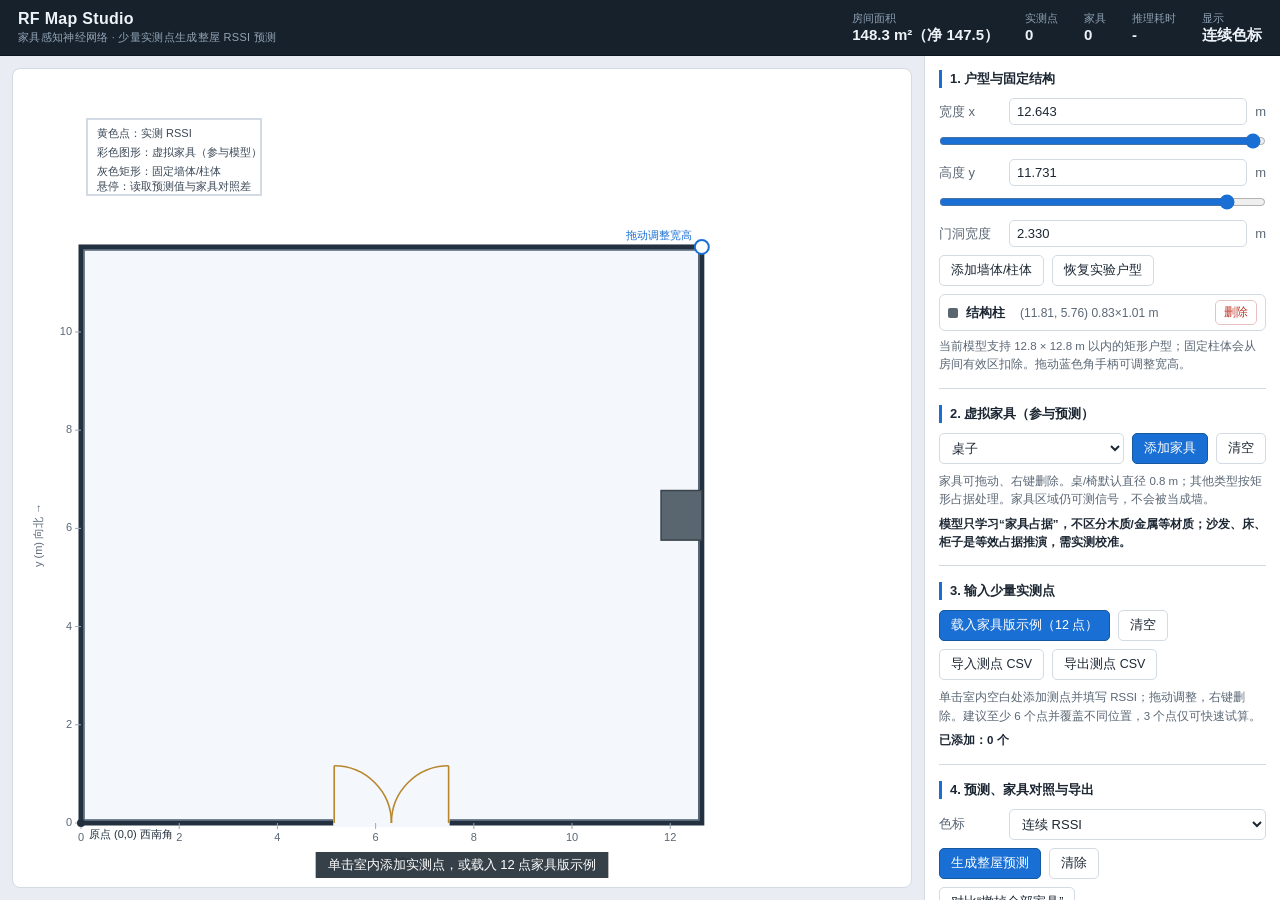
<file: outputs/rfmap-studio/index.html>
<!DOCTYPE html>
<html lang="zh-CN">
<head>
<meta charset="utf-8">
<meta name="viewport" content="width=device-width, initial-scale=1">
<title>RF Map Studio · 家具感知 Wi-Fi 覆盖预测</title>
<link rel="stylesheet" href="style.css">
</head>
<body>
<header class="topbar">
  <div class="brand">RF Map Studio<span class="sub">家具感知神经网络 · 少量实测点生成整屋 RSSI 预测</span></div>
  <div class="stats">
    <div class="stat"><span class="k">房间面积</span><span class="v" id="infoArea">-</span></div>
    <div class="stat"><span class="k">实测点</span><span class="v" id="infoPoints">0</span></div>
    <div class="stat"><span class="k">家具</span><span class="v" id="infoFurniture">0</span></div>
    <div class="stat"><span class="k">推理耗时</span><span class="v" id="infoTime">-</span></div>
    <div class="stat"><span class="k">显示</span><span class="v" id="infoRange">连续色标</span></div>
  </div>
</header>

<main class="layout">
  <section class="canvas-wrap">
    <canvas id="scene"></canvas>
    <div id="tooltip" class="tooltip hidden"></div>
  </section>

  <aside class="panel">
    <div class="block">
      <h2>1. 户型与固定结构</h2>
      <div class="row"><label for="roomWNum">宽度 x</label><input type="number" id="roomWNum" min="2" max="12.8" step="0.001" value="12.643"><span class="unit">m</span></div>
      <input type="range" id="roomWRange" min="2" max="12.8" step="0.001" value="12.643">
      <div class="row"><label for="roomHNum">高度 y</label><input type="number" id="roomHNum" min="2" max="12.8" step="0.001" value="11.731"><span class="unit">m</span></div>
      <input type="range" id="roomHRange" min="2" max="12.8" step="0.001" value="11.731">
      <div class="row"><label for="doorWNum">门洞宽度</label><input type="number" id="doorWNum" min="0.6" max="6" step="0.001" value="2.330"><span class="unit">m</span></div>
      <div class="row">
        <button id="btnAddObs" class="btn ghost">添加墙体/柱体</button>
        <button id="btnResetRoom" class="btn ghost">恢复实验户型</button>
      </div>
      <ul id="obsList" class="list"></ul>
      <div id="obsEditor" class="editor hidden">
        <div class="row"><label for="obsX">x</label><input type="number" id="obsX" step="0.001" min="0"><label for="obsY">y</label><input type="number" id="obsY" step="0.001" min="0"></div>
        <div class="row"><label for="obsW">宽</label><input type="number" id="obsW" step="0.001" min="0.1"><label for="obsH">高</label><input type="number" id="obsH" step="0.001" min="0.1"></div>
      </div>
      <p class="hint">当前模型支持 12.8 × 12.8 m 以内的矩形户型；固定柱体会从房间有效区扣除。拖动蓝色角手柄可调整宽高。</p>
    </div>

    <div class="block">
      <h2>2. 虚拟家具（参与预测）</h2>
      <div class="row">
        <select id="furnitureType" aria-label="家具类型">
          <option value="table">桌子</option><option value="chair">椅子</option>
          <option value="sofa">沙发</option><option value="bed">床</option><option value="cabinet">柜子</option>
        </select>
        <button id="btnAddFurniture" class="btn primary">添加家具</button>
        <button id="btnClearFurniture" class="btn ghost">清空</button>
      </div>
      <ul id="furnitureList" class="list"></ul>
      <div id="furnitureEditor" class="editor hidden">
        <div class="row"><label for="furnitureX">中心 x</label><input type="number" id="furnitureX" step="0.05" min="0"><label for="furnitureY">中心 y</label><input type="number" id="furnitureY" step="0.05" min="0"></div>
        <div class="row"><label for="furnitureW">宽</label><input type="number" id="furnitureW" step="0.05" min="0.2"><label for="furnitureH">深</label><input type="number" id="furnitureH" step="0.05" min="0.2"></div>
      </div>
      <p class="hint">家具可拖动、右键删除。桌/椅默认直径 0.8 m；其他类型按矩形占据处理。家具区域仍可测信号，不会被当成墙。</p>
      <p class="hint strong">模型只学习“家具占据”，不区分木质/金属等材质；沙发、床、柜子是等效占据推演，需实测校准。</p>
    </div>

    <div class="block">
      <h2>3. 输入少量实测点</h2>
      <div class="row">
        <button id="btnLoadSample" class="btn primary">载入家具版示例（12 点）</button>
        <button id="btnClearPoints" class="btn ghost">清空</button>
      </div>
      <div class="row"><button id="btnImportPoints" class="btn ghost">导入测点 CSV</button><button id="btnExportCsv" class="btn ghost">导出测点 CSV</button></div>
      <input id="pointsCsvInput" type="file" accept=".csv,text/csv" class="hidden">
      <p class="hint">单击室内空白处添加测点并填写 RSSI；拖动调整，右键删除。建议至少 6 个点并覆盖不同位置，3 个点仅可快速试算。</p>
      <p class="hint strong">已添加：<span id="pointCount">0</span> 个</p>
      <ul id="pointList" class="list"></ul>
    </div>

    <div class="block">
      <h2>4. 预测、家具对照与导出</h2>
      <div class="row"><label for="displayMode">色标</label><select id="displayMode"><option value="continuous">连续 RSSI</option><option value="levels">五级信号等级</option></select></div>
      <div class="row"><button id="btnInfer" class="btn primary">生成整屋预测</button><button id="btnClearHeat" class="btn ghost">清除</button></div>
      <div class="row"><button id="btnCompareFurniture" class="btn ghost">对比“撤掉全部家具”</button></div>
      <p id="comparisonResult" class="hint">对照会保持户型和测点不变，只把家具输入通道置零；结果是模型推演，不是家具因果实测。</p>
      <div class="row"><button id="btnExportPng" class="btn ghost">导出 PNG</button><button id="btnExportGrid" class="btn ghost">导出预测 CSV</button></div>
      <div class="row"><button id="btnExportProject" class="btn ghost">保存工程 JSON</button><button id="btnImportProject" class="btn ghost">打开工程 JSON</button></div>
      <input id="projectInput" type="file" accept=".json,application/json" class="hidden">
    </div>

    <div class="block">
      <h2>模型与坐标</h2>
      <p id="modelInfo" class="hint">正在读取模型信息…</p>
      <p class="hint">原点在室内西南角，x 向东、y 向北，与带家具实验报告一致。网页推理不读取隐藏答案，也不会把预测值冒充实测。</p>
      <p class="hint strong">跨房间结果会受路由器位置、墙体、多径和家具材质影响；新家使用前应保留若干点做独立验收。</p>
    </div>
  </aside>
</main>

<div id="rssiModal" class="modal hidden">
  <div class="modal-box"><h3>输入实测 RSSI</h3><p class="hint" id="rssiModalPos">-</p>
    <div class="row"><input type="number" id="rssiInput" min="-100" max="0" step="0.1" value="-45"><span class="unit">dBm</span></div>
    <p class="err hidden" id="rssiErr">请输入 -100 ~ 0 之间的数值。</p>
    <div class="modal-actions"><button id="rssiOk" class="btn primary">确定</button><button id="rssiCancel" class="btn ghost">取消</button></div>
  </div>
</div>

<script id="sampleRoomData" type="application/json">
{
  "name": "带家具实验环境 · 12 个稀疏实测点",
  "coordinate": "原点在西南角，x 向东，y 向北；测点来自放家具数据.xlsx 的规范化实测记录",
  "room": {"w":12.643,"h":11.731,"door":{"w":2.33},"obstacles":[{"x":11.813,"y":5.761,"w":0.83,"h":1.01,"name":"结构柱"}]},
  "grid": {"x0":0,"y0":0,"cell":0.2,"nx":64,"ny":64},
  "furniture": [
    {"kind":"chair","name":"椅子1","x":2.3,"y":3.5,"w":0.8,"h":0.8,"shape":"circle"},
    {"kind":"chair","name":"椅子2","x":2.5,"y":4.8,"w":0.8,"h":0.8,"shape":"circle"},
    {"kind":"chair","name":"椅子3","x":3.4,"y":4.5,"w":0.8,"h":0.8,"shape":"circle"},
    {"kind":"table","name":"桌子1","x":2.8,"y":4.2,"w":0.8,"h":0.8,"shape":"circle"},
    {"kind":"chair","name":"椅子4","x":10.643,"y":9.131,"w":0.8,"h":0.8,"shape":"circle"},
    {"kind":"chair","name":"椅子5","x":9.243,"y":9.531,"w":0.8,"h":0.8,"shape":"circle"},
    {"kind":"chair","name":"椅子6","x":9.943,"y":10.531,"w":0.8,"h":0.8,"shape":"circle"},
    {"kind":"table","name":"桌子2","x":10.043,"y":9.731,"w":0.8,"h":0.8,"shape":"circle"}
  ],
  "points": [
    {"x":0.9,"y":0,"rssi":-40},{"x":5.09,"y":0,"rssi":-43},{"x":11.09,"y":0,"rssi":-45},
    {"x":0.9,"y":3.1967,"rssi":-35},{"x":5.09,"y":3.1967,"rssi":-40},{"x":11.09,"y":3.1967,"rssi":-45},
    {"x":1.09,"y":6.3934,"rssi":-34},{"x":6.09,"y":6.3934,"rssi":-41},{"x":10.09,"y":6.3934,"rssi":-45},
    {"x":1.09,"y":9.5901,"rssi":-42},{"x":6.09,"y":9.5901,"rssi":-38},{"x":11.09,"y":9.5901,"rssi":-52}
  ]
}
</script>
<script src="model_weights.js"></script>
<script src="nn_model.js"></script>
<script src="app.js"></script>
</body>
</html>
</file>
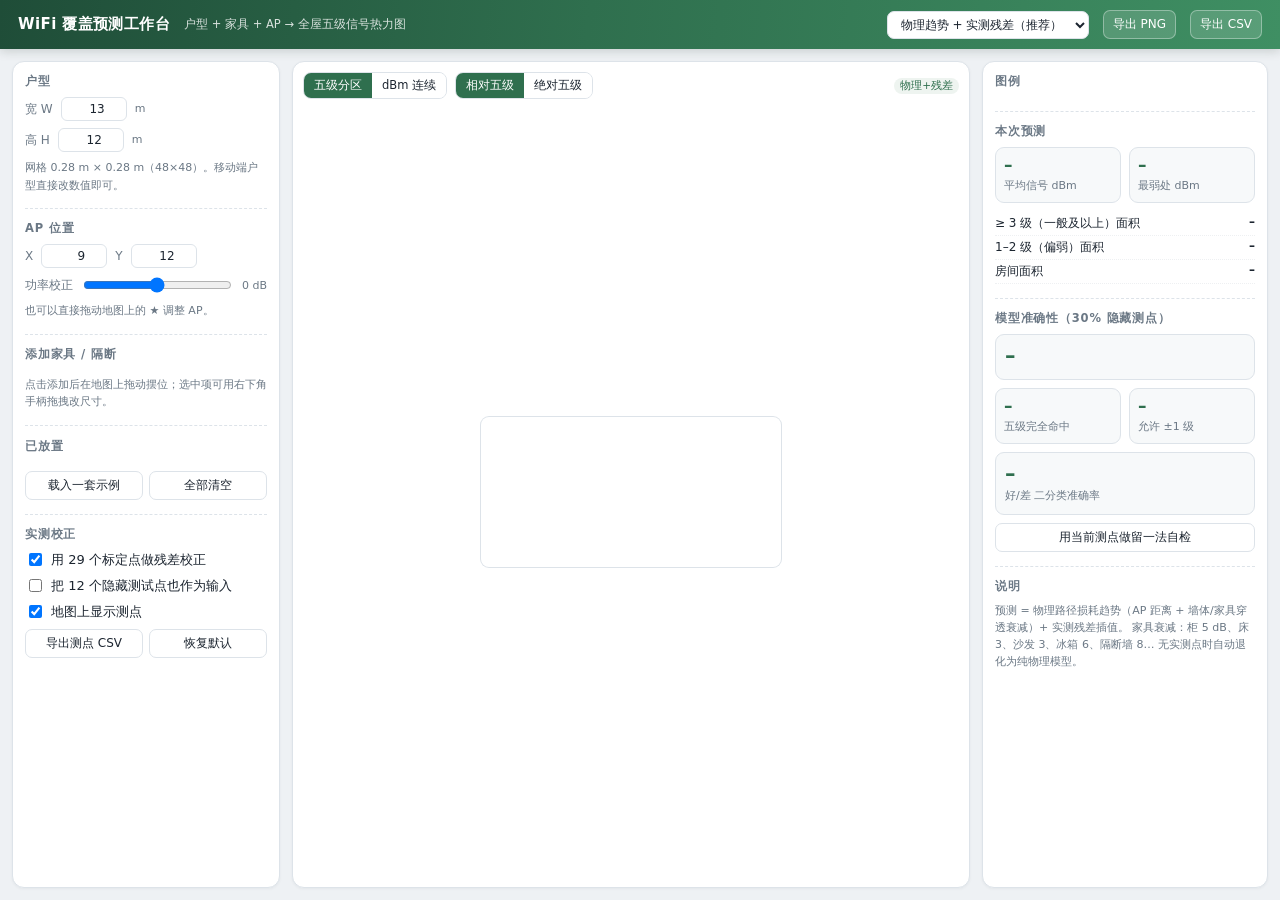
<file: wifi_rf/web/index.html>
<!DOCTYPE html>
<html lang="zh-CN">
<head>
<meta charset="utf-8">
<meta name="viewport" content="width=device-width, initial-scale=1">
<title>WiFi 覆盖预测工作台</title>
<style>
  :root{
    --bg:#eef1f4; --card:#ffffff; --line:#dde3e9; --ink:#1c2530; --mute:#6b7885;
    --accent:#2f6f4e; --accent2:#3f8f63; --warn:#b42318;
    --l5:#2f6f4e; --l4:#8ab17d; --l3:#f2cc8f; --l2:#e07a5f; --l1:#b23a48;
  }
  *{box-sizing:border-box}
  html,body{margin:0;height:100%}
  body{
    font-family:"Microsoft YaHei","PingFang SC",system-ui,-apple-system,"Segoe UI",sans-serif;
    background:var(--bg); color:var(--ink); font-size:13px; -webkit-font-smoothing:antialiased;
  }
  .app{display:flex;flex-direction:column;height:100vh}
  header{
    display:flex;align-items:center;gap:14px;padding:10px 18px;
    background:linear-gradient(96deg,#1f4d38,#2f6f4e 46%,#3f8f63);
    color:#fff;box-shadow:0 2px 10px rgba(20,40,30,.18);z-index:5;
  }
  header h1{font-size:15px;margin:0;font-weight:600;letter-spacing:.4px}
  header .sub{font-size:11.5px;opacity:.82}
  header .spacer{flex:1}
  select,button,input{font-family:inherit;font-size:12px;color:var(--ink)}
  select,button{border-radius:7px;border:1px solid var(--line);background:#fff;padding:5px 9px;cursor:pointer}
  button:hover{border-color:var(--accent2)}
  button.primary{background:#fff;color:#1f4d38;font-weight:600;border:none}
  button.ghost{background:rgba(255,255,255,.14);color:#fff;border:1px solid rgba(255,255,255,.35)}
  main{flex:1;display:grid;grid-template-columns:268px minmax(420px,1fr) 286px;gap:12px;padding:12px;overflow:hidden}
  .panel{background:var(--card);border:1px solid var(--line);border-radius:12px;padding:12px;overflow-y:auto;
    box-shadow:0 1px 3px rgba(20,40,60,.05)}
  .panel h2{font-size:11.5px;text-transform:uppercase;letter-spacing:.8px;color:var(--mute);
    margin:0 0 8px;font-weight:600}
  .panel section+section{margin-top:14px;padding-top:12px;border-top:1px dashed var(--line)}
  .row{display:flex;align-items:center;gap:8px;margin-bottom:7px}
  .row label{flex:0 0 auto;color:var(--mute);font-size:12px}
  .row input[type=number]{width:66px;padding:4px 6px;border:1px solid var(--line);border-radius:6px;text-align:right}
  .row input[type=range]{flex:1}
  .grid2{display:grid;grid-template-columns:1fr 1fr;gap:6px}
  .cat{display:grid;grid-template-columns:1fr 1fr;gap:6px}
  .cat button{text-align:left;padding:6px 8px;font-size:11.5px;line-height:1.25;background:#fafbfc}
  .cat button b{display:block;font-weight:600;font-size:11.5px}
  .cat button span{color:var(--mute);font-size:10px}
  .stage{position:relative;background:var(--card);border:1px solid var(--line);border-radius:12px;
    padding:10px;display:flex;flex-direction:column;box-shadow:0 1px 3px rgba(20,40,60,.05);min-width:0}
  .stage .toolbar{display:flex;gap:8px;align-items:center;margin-bottom:8px;flex-wrap:wrap}
  .seg{display:inline-flex;border:1px solid var(--line);border-radius:8px;overflow:hidden}
  .seg button{border:none;border-radius:0;background:#fff;padding:5px 10px;font-size:11.5px}
  .seg button.on{background:var(--accent);color:#fff}
  #wrap{position:relative;flex:1;min-height:0;display:flex;align-items:center;justify-content:center}
  canvas{max-width:100%;max-height:100%;border-radius:8px;touch-action:none;cursor:crosshair;
    box-shadow:0 0 0 1px var(--line)}
  #tip{position:absolute;pointer-events:none;background:rgba(24,32,40,.92);color:#fff;font-size:11.5px;
    padding:5px 8px;border-radius:6px;transform:translate(10px,-50%);opacity:0;transition:opacity .12s;white-space:nowrap;z-index:9}
  .legend{display:flex;flex-direction:column;gap:5px}
  .legend div{display:flex;align-items:center;gap:8px;font-size:12px}
  .sw{width:16px;height:10px;border-radius:2px;flex:0 0 auto}
  .stat{display:flex;justify-content:space-between;font-size:12px;padding:3px 0;border-bottom:1px dotted #eef0f2}
  .stat b{font-weight:600}
  .bar{height:7px;border-radius:4px;background:#eef1f4;overflow:hidden;margin-top:3px}
  .bar i{display:block;height:100%;background:var(--accent2)}
  .card{background:#f7f9fa;border:1px solid var(--line);border-radius:9px;padding:9px}
  .card .big{font-size:21px;font-weight:700;color:var(--accent);line-height:1.15}
  .card .cap{font-size:11px;color:var(--mute);margin-top:2px;line-height:1.5}
  .kpi{display:grid;grid-template-columns:1fr 1fr;gap:8px}
  .kpi .card{padding:8px}
  .kpi .card .big{font-size:17px}
  .muted{color:var(--mute);font-size:11px;line-height:1.55}
  .tag{display:inline-block;padding:1px 6px;border-radius:999px;background:#eef4f0;color:#2f6f4e;font-size:10.5px}
  .list{display:flex;flex-direction:column;gap:4px;max-height:150px;overflow:auto}
  .item{display:flex;align-items:center;gap:6px;padding:4px 6px;border-radius:6px;cursor:pointer;font-size:11.5px}
  .item:hover{background:#f1f4f6}
  .item.on{background:#e7f0ea;outline:1px solid #bcd8c7}
  .item .n{flex:1;overflow:hidden;text-overflow:ellipsis;white-space:nowrap}
  .item .x{color:var(--mute);cursor:pointer;padding:0 3px}
  .hint{font-size:11px;color:var(--mute);margin-top:6px;line-height:1.6}
  footer{font-size:10.5px;color:#8b97a3;text-align:center;padding:0 0 8px}
  .busy{position:absolute;inset:0;display:none;align-items:center;justify-content:center;
    background:rgba(255,255,255,.62);font-size:12px;color:#456;border-radius:8px;z-index:8}
  .busy.on{display:flex}
</style>
</head>
<body>
<div class="app">
  <header>
    <h1>WiFi 覆盖预测工作台</h1>
    <span class="sub">户型 + 家具 + AP → 全屋五级信号热力图</span>
    <span class="spacer"></span>
    <select id="model" title="预测模型">
      <option value="deploy">物理趋势 + 实测残差（推荐）</option>
      <option value="net">神经网络 · 方案五 PGMPR</option>
      <option value="physics">纯物理（不接实测）</option>
    </select>
    <button class="ghost" id="btnPng">导出 PNG</button>
    <button class="ghost" id="btnCsv">导出 CSV</button>
  </header>

  <main>
    <!-- ---------------------------------------------------------- 左 -->
    <aside class="panel">
      <section>
        <h2>户型</h2>
        <div class="row"><label>宽 W</label><input type="number" id="roomW" value="13" step="0.5" min="4" max="13.4"><span class="muted">m</span></div>
        <div class="row"><label>高 H</label><input type="number" id="roomH" value="12" step="0.5" min="4" max="13.4"><span class="muted">m</span></div>
        <div class="hint">网格 0.28 m × 0.28 m（48×48）。移动端户型直接改数值即可。</div>
      </section>

      <section>
        <h2>AP 位置</h2>
        <div class="row"><label>X</label><input type="number" id="apX" value="9" step="0.1"><label>Y</label><input type="number" id="apY" value="12" step="0.1"></div>
        <div class="row"><label>功率校正</label><input type="range" id="power" min="-12" max="12" step="0.5" value="0"><span id="powerV" class="muted">0 dB</span></div>
        <div class="hint">也可以直接拖动地图上的 ★ 调整 AP。</div>
      </section>

      <section>
        <h2>添加家具 / 隔断</h2>
        <div class="cat" id="cat"></div>
        <div class="hint">点击添加后在地图上拖动摆位；选中项可用右下角手柄拖拽改尺寸。</div>
      </section>

      <section>
        <h2>已放置 <span id="fcount" class="muted"></span></h2>
        <div class="list" id="flist"></div>
        <div class="grid2" style="margin-top:8px">
          <button id="btnDemo">载入一套示例</button>
          <button id="btnClear">全部清空</button>
        </div>
      </section>

      <section>
        <h2>实测校正</h2>
        <label class="row" style="gap:6px"><input type="checkbox" id="usePts" checked><span>用 29 个标定点做残差校正</span></label>
        <label class="row" style="gap:6px"><input type="checkbox" id="useTest"><span>把 12 个隐藏测试点也作为输入</span></label>
        <label class="row" style="gap:6px"><input type="checkbox" id="showPts" checked><span>地图上显示测点</span></label>
        <div class="hint" id="ptHint"></div>
        <div class="grid2" style="margin-top:8px">
          <button id="btnExpr">导出测点 CSV</button>
          <button id="btnReset">恢复默认</button>
        </div>
      </section>
    </aside>

    <!-- ---------------------------------------------------------- 中 -->
    <section class="stage">
      <div class="toolbar">
        <div class="seg" id="segView">
          <button data-v="level" class="on">五级分区</button>
          <button data-v="dbm">dBm 连续</button>
        </div>
        <div class="seg" id="segScheme">
          <button data-v="rel" class="on">相对五级</button>
          <button data-v="abs">绝对五级</button>
        </div>
        <span class="spacer" style="flex:1"></span>
        <span class="tag" id="badge">物理+残差</span>
      </div>
      <div id="wrap">
        <canvas id="map"></canvas>
        <div id="tip"></div>
        <div class="busy" id="busy">计算中…</div>
      </div>
    </section>

    <!-- ---------------------------------------------------------- 右 -->
    <aside class="panel">
      <section>
        <h2>图例</h2>
        <div class="legend" id="legend"></div>
        <div class="muted" id="legendNote" style="margin-top:7px"></div>
      </section>

      <section>
        <h2>本次预测</h2>
        <div class="kpi">
          <div class="card"><div class="big" id="sMean">–</div><div class="cap">平均信号 dBm</div></div>
          <div class="card"><div class="big" id="sWeak">–</div><div class="cap">最弱处 dBm</div></div>
        </div>
        <div style="margin-top:9px">
          <div class="stat"><span>≥ 3 级（一般及以上）面积</span><b id="sGood">–</b></div>
          <div class="stat"><span>1–2 级（偏弱）面积</span><b id="sBad">–</b></div>
          <div class="stat"><span>房间面积</span><b id="sArea">–</b></div>
        </div>
        <div style="margin-top:8px" id="levelBars"></div>
      </section>

      <section>
        <h2>模型准确性（30% 隐藏测点）</h2>
        <div class="card">
          <div class="big" id="aRmse">–</div>
          <div class="cap" id="aCap"></div>
        </div>
        <div class="kpi" style="margin-top:8px">
          <div class="card"><div class="big" id="aLv">–</div><div class="cap">五级完全命中</div></div>
          <div class="card"><div class="big" id="aPm">–</div><div class="cap">允许 ±1 级</div></div>
        </div>
        <div class="card" style="margin-top:8px"><div class="big" id="aBin">–</div><div class="cap">好/差 二分类准确率</div></div>
        <button id="btnLoo" style="width:100%;margin-top:8px">用当前测点做留一法自检</button>
        <div class="muted" id="looOut" style="margin-top:6px"></div>
      </section>

      <section>
        <h2>说明</h2>
        <div class="muted">
          预测 = 物理路径损耗趋势（AP 距离 + 墙体/家具穿透衰减）+ 实测残差插值。
          家具衰减：柜 5 dB、床 3、沙发 3、冰箱 6、隔断墙 8…
          无实测点时自动退化为纯物理模型。
        </div>
      </section>
    </aside>
  </main>
</div>

<script id="dataset" type="application/json">/*__DATA__*/</script>
<script>
"use strict";
/* ============================================================================
 * 0. 数据
 * ==========================================================================*/
const D = JSON.parse(document.getElementById('dataset').textContent);
const N = D.grid.n, CELL = D.grid.cell, DOMAIN = D.grid.domain;
const PL0 = D.physics.pl0, NEXP = D.physics.n, PWR = D.physics.power, EPS = D.physics.eps;
const OBS_CAP = D.physics.obsCap;
const MEAN = D.norm.mean, STDS = D.norm.std;
const AP_CAL = D.ap;
const THR_REL = D.thresholds.slice();
const THR_ABS = D.abs_thresholds.slice();
const COLORS = ['#b23a48','#e07a5f','#f2cc8f','#8ab17d','#2f6f4e'];   // L1..L5
const LABELS_REL = ['1 级 · 最弱','2 级 · 较弱','3 级 · 一般','4 级 · 良好','5 级 · 最强'];
const LABELS_ABS = ['1 级 · 很差','2 级 · 较弱','3 级 · 一般','4 级 · 良好','5 级 · 优秀'];

/* ============================================================================
 * 1. 状态
 * ==========================================================================*/
const state = {
  roomW: D.room[0], roomH: D.room[1],
  ap: {x: AP_CAL[0], y: AP_CAL[1]},
  power: 0,
  furn: [],
  usePoints: true,
  useTest: false,
  showPoints: true,
  model: 'deploy',
  view: 'level',
  scheme: 'rel',
  sel: null,
  field: null,
  phys: null,
  pts: D.points.map(p => ({...p})),
};
let nextId = 1;
const CAT_ORDER = ['wall','wardrobe','bed','sofa','chair','desk','toilet','fridge','tv','bath','washer','shelf','plant','door'];

/* ============================================================================
 * 2. 几何与物理（与 wifi_rf/physics.py 逐元素对应）
 * ==========================================================================*/
function center(i){ return (i + 0.5) * CELL; }

function roomMaskArray(){
  const m = new Float32Array(N*N);
  for (let iy=0; iy<N; iy++) for (let ix=0; ix<N; ix++){
    if (center(ix) <= state.roomW && center(iy) <= state.roomH) m[iy*N+ix] = 1;
  }
  return m;
}
const MASK = roomMaskArray();   // 房间尺寸改变时重建

function segRectHit(ax, ay, px, py, r){
  const dx = px - ax, dy = py - ay;
  let tmin = 0, tmax = 1;
  const clip = (p, q) => {
    if (Math.abs(p) < 1e-12) return q >= 0;
    const t = q / p;
    if (p > 0){ if (t < tmax) tmax = t; } else { if (t > tmin) tmin = t; }
    return true;
  };
  if (!clip(-dx, ax - r.x0)) return 0;
  if (!clip( dx, r.x1 - ax)) return 0;
  if (!clip(-dy, ay - r.y0)) return 0;
  if (!clip( dy, r.y1 - ay)) return 0;
  return (tmax >= tmin && tmax >= 0 && tmin <= 1) ? 1 : 0;
}

function physField(ap, obstacles, pl0, nexp){
  const out = new Float32Array(N*N);
  const rects = obstacles.map(o => ({x0:o.x-o.w/2, x1:o.x+o.w/2, y0:o.y-o.h/2, y1:o.y+o.h/2, db:o.db}));
  for (let iy=0; iy<N; iy++){
    const cy = center(iy);
    for (let ix=0; ix<N; ix++){
      const cx = center(ix);
      const d = Math.max(Math.hypot(cx-ap.x, cy-ap.y), 1.0);
      let pl = pl0 + 10*nexp*Math.log10(d);
      for (let k=0; k<rects.length; k++){
        const r = rects[k];
        if (segRectHit(ap.x, ap.y, cx, cy, r)) pl += r.db;
      }
      out[iy*N+ix] = -pl;
    }
  }
  return out;
}

/** 双线性采样（与 realdata.sample_bilinear 一致）
 *  房外格点被填成 -120 的无效哨兵值，直接参与插值会把贴墙的 AP 附近
 *  拉低（读数 -65 但图上深绿）。含哨兵值时只在有效角点上按权重归一化。 */
function sampleBilinear(f, x, y){
  const fx = Math.min(Math.max(x/CELL - 0.5, 0), N-1.001);
  const fy = Math.min(Math.max(y/CELL - 0.5, 0), N-1.001);
  const x0 = Math.floor(fx), y0 = Math.floor(fy);
  const x1 = Math.min(x0+1, N-1), y1 = Math.min(y0+1, N-1);
  const tx = fx-x0, ty = fy-y0;
  const i00 = y0*N+x0, i10 = y0*N+x1, i01 = y1*N+x0, i11 = y1*N+x1;
  const v00 = f[i00], v10 = f[i10], v01 = f[i01], v11 = f[i11];
  const w00 = (1-tx)*(1-ty), w10 = tx*(1-ty), w01 = (1-tx)*ty, w11 = tx*ty;
  if (v00 > -119 && v10 > -119 && v01 > -119 && v11 > -119){
    return v00*w00 + v10*w10 + v01*w01 + v11*w11;
  }
  let num = 0, den = 0;
  if (v00 > -119){ num += v00*w00; den += w00; }
  if (v10 > -119){ num += v10*w10; den += w10; }
  if (v01 > -119){ num += v01*w01; den += w01; }
  if (v11 > -119){ num += v11*w11; den += w11; }
  return den > 1e-9 ? num/den : -120;
}

/** IDW 残差场：r_i = rssi_i − PL_cal(x_i)，再对 r 做反距离加权 */
function residField(pts, cal){
  if (!pts.length) return null;
  const r = pts.map(p => p.rssi - sampleBilinear(cal, p.x, p.y));
  const out = new Float32Array(N*N);
  for (let iy=0; iy<N; iy++){
    const cy = center(iy);
    for (let ix=0; ix<N; ix++){
      const cx = center(ix);
      let num = 0, den = 0;
      for (let k=0; k<pts.length; k++){
        const d = Math.max(Math.hypot(cx-pts[k].x, cy-pts[k].y), EPS);
        const w = 1/Math.pow(d, PWR);
        num += w*r[k]; den += w;
      }
      out[iy*N+ix] = num/den;
    }
  }
  return out;
}

/* ============================================================================
 * 3. 神经网络前向（方案五 PGMPR，7 通道 U-Net 残差）
 * ==========================================================================*/
const WEIGHTS = {};
let netReady = false;

function f16ToF32(h){
  const s = (h & 0x8000) >> 15, e = (h & 0x7C00) >> 10, f = h & 0x03FF;
  if (e === 0) return (s ? -1 : 1) * Math.pow(2, -14) * (f/1024);
  if (e === 0x1F) return f ? NaN : (s ? -Infinity : Infinity);
  return (s ? -1 : 1) * Math.pow(2, e-15) * (1 + f/1024);
}

function loadWeights(){
  for (const k in D.weights){
    const item = D.weights[k];
    const bin = atob(item.b64);
    const bytes = new Uint8Array(bin.length);
    for (let i=0; i<bin.length; i++) bytes[i] = bin.charCodeAt(i);
    const hv = new Uint16Array(bytes.buffer, bytes.byteOffset, bytes.length/2);
    const out = new Float32Array(hv.length);
    for (let i=0; i<hv.length; i++) out[i] = f16ToF32(hv[i]);
    WEIGHTS[k] = out;
  }
  netReady = true;
}

function conv3x3(inp, cin, cout, H, W, wt, bs){
  const HW = H*W, out = new Float32Array(cout*HW);
  for (let oc=0; oc<cout; oc++){
    const oOff = oc*HW, b = bs[oc];
    for (let i=0; i<HW; i++) out[oOff+i] = b;
    for (let ic=0; ic<cin; ic++){
      const iOff = ic*HW, wOff = (oc*cin+ic)*9;
      for (let ky=0; ky<3; ky++) for (let kx=0; kx<3; kx++){
        const wv = wt[wOff+ky*3+kx];
        if (wv === 0) continue;
        const sy0 = ky-1, sx0 = kx-1;
        for (let y=0; y<H; y++){
          const sy = y+sy0; if (sy < 0 || sy >= H) continue;
          const orow = oOff + y*W, srow = iOff + sy*W;
          for (let x=0; x<W; x++){
            const sx = x+sx0; if (sx < 0 || sx >= W) continue;
            out[orow+x] += wv * inp[srow+sx];
          }
        }
      }
    }
  }
  return out;
}

function relu(a){ for (let i=0; i<a.length; i++) if (a[i] < 0) a[i] = 0; return a; }

function block(inp, cin, cout, H, W, pre){
  const h = relu(conv3x3(inp, cin, cout, H, W, WEIGHTS[pre+'.0.weight'], WEIGHTS[pre+'.0.bias']));
  return relu(conv3x3(h, cout, cout, H, W, WEIGHTS[pre+'.2.weight'], WEIGHTS[pre+'.2.bias']));
}

function maxpool(inp, C, H, W){
  const OH = H>>1, OW = W>>1, HW = H*W, OHW = OH*OW;
  const out = new Float32Array(C*OHW);
  for (let c=0; c<C; c++){
    const io = c*HW, oo = c*OHW;
    for (let y=0; y<OH; y++) for (let x=0; x<OW; x++){
      const a = inp[io + (2*y)*W + 2*x], b = inp[io + (2*y)*W + 2*x+1];
      const d = inp[io + (2*y+1)*W + 2*x], e = inp[io + (2*y+1)*W + 2*x+1];
      out[oo + y*OW + x] = Math.max(a, b, d, e);
    }
  }
  return out;
}

function convT2(inp, cin, cout, H, W, wt, bs){
  const OH = H*2, OW = W*2, OHW = OH*OW;
  const out = new Float32Array(cout*OHW);
  for (let oc=0; oc<cout; oc++){ const o = oc*OHW; for (let i=0; i<OHW; i++) out[o+i] = bs[oc]; }
  for (let ic=0; ic<cin; ic++){
    const iOff = ic*H*W;
    for (let y=0; y<H; y++) for (let x=0; x<W; x++){
      const v = inp[iOff + y*W + x];
      if (v === 0) continue;
      for (let oc=0; oc<cout; oc++){
        const wOff = (ic*cout+oc)*4, o = oc*OHW + (2*y)*OW + 2*x;
        out[o]           += v*wt[wOff];
        out[o+1]         += v*wt[wOff+1];
        out[o+OW]        += v*wt[wOff+2];
        out[o+OW+1]      += v*wt[wOff+3];
      }
    }
  }
  return out;
}

function concat(a, ca, b, cb, HW){
  const out = new Float32Array((ca+cb)*HW);
  out.set(a, 0); out.set(b, ca*HW);
  return out;
}

/** 7 通道输入（与 physics.build_inputs 一致） */
function buildChannels(pts, phys){
  const HW = N*N;
  const ch = new Float32Array(7*HW);
  const om = new Float32Array(HW);
  for (const p of pts){
    const ix = Math.min(Math.max(Math.floor(p.x/CELL), 0), N-1);
    const iy = Math.min(Math.max(Math.floor(p.y/CELL), 0), N-1);
    om[iy*N+ix] = 1;
    ch[iy*N+ix] = (p.rssi - MEAN) / STDS;          // ch0
  }
  ch.set(om, HW);                                   // ch1
  for (let i=0; i<HW; i++) ch[2*HW+i] = MASK[i];    // ch2
  for (let i=0; i<HW; i++) ch[3*HW+i] = MASK[i] > 0 ? (phys[i]-MEAN)/STDS : 0;  // ch3

  // ch4 距离最近的观测点
  if (pts.length){
    for (let iy=0; iy<N; iy++) for (let ix=0; ix<N; ix++){
      let best = Infinity;
      for (let k=0; k<pts.length; k++){
        const d = Math.hypot(center(ix)-pts[k].x, center(iy)-pts[k].y);
        if (d < best) best = d;
      }
      ch[4*HW + iy*N+ix] = Math.min(Math.max(best/OBS_CAP, 0), 1);
    }
  } else {
    for (let i=0; i<HW; i++) ch[4*HW+i] = 1;
  }

  // ch5 观测密度
  const dens = obsDensity(om);
  for (let i=0; i<HW; i++) ch[5*HW+i] = dens[i];

  // ch6 IDW 先验（房间外填 0，与 physics.build_inputs 一致）
  if (pts.length){
    for (let iy=0; iy<N; iy++) for (let ix=0; ix<N; ix++){
      const i = iy*N+ix;
      if (MASK[i] <= 0) continue;
      let num=0, den=0;
      for (let k=0; k<pts.length; k++){
        const d = Math.max(Math.hypot(center(ix)-pts[k].x, center(iy)-pts[k].y), EPS);
        const w = 1/Math.pow(d, PWR);
        num += w*pts[k].rssi; den += w;
      }
      ch[6*HW + i] = (num/den - MEAN)/STDS;
    }
  }
  return ch;
}

function reflectIdx(i, n){
  while (i < 0 || i >= n){
    if (i < 0) i = -i; else i = 2*n - 2 - i;
  }
  return i;
}

function obsDensity(om){
  const sigma = 2.0, r = Math.max(1, Math.round(3*sigma));
  const k = new Float64Array(2*r+1);
  let s = 0;
  for (let i=-r; i<=r; i++){ k[i+r] = Math.exp(-0.5*Math.pow(i/sigma,2)); s += k[i+r]; }
  for (let i=0; i<k.length; i++) k[i] /= s;
  const tmp = new Float32Array(N*N), out = new Float32Array(N*N);
  for (let y=0; y<N; y++) for (let x=0; x<N; x++){
    let acc = 0;
    for (let i=-r; i<=r; i++) acc += k[i+r]*om[y*N + reflectIdx(x+i, N)];
    tmp[y*N+x] = acc;
  }
  for (let y=0; y<N; y++) for (let x=0; x<N; x++){
    let acc = 0;
    for (let i=-r; i<=r; i++) acc += k[i+r]*tmp[reflectIdx(y+i, N)*N + x];
    out[y*N+x] = acc;
  }
  let mx = 0;
  for (let i=0; i<out.length; i++) if (out[i] > mx) mx = out[i];
  if (mx > 1e-6) for (let i=0; i<out.length; i++) out[i] /= mx;
  return out;
}

function netForward(ch){
  const H = N, W = N, B = 12;
  const e1 = block(ch, 7, B, H, W, 'e1');
  const e2 = block(maxpool(e1, B, H, W), B, 2*B, H/2, W/2, 'e2');
  const e3 = block(maxpool(e2, 2*B, H/2, W/2), 2*B, 4*B, H/4, W/4, 'e3');
  const bt = block(maxpool(e3, 4*B, H/4, W/4), 4*B, 8*B, H/8, W/8, 'bott');

  let u = convT2(bt, 8*B, 4*B, H/8, W/8, WEIGHTS['u3.weight'], WEIGHTS['u3.bias']);
  let d = block(concat(u, 4*B, e3, 4*B, (H/4)*(W/4)), 8*B, 4*B, H/4, W/4, 'd3');
  u = convT2(d, 4*B, 2*B, H/4, W/4, WEIGHTS['u2.weight'], WEIGHTS['u2.bias']);
  d = block(concat(u, 2*B, e2, 2*B, (H/2)*(W/2)), 4*B, 2*B, H/2, W/2, 'd2');
  u = convT2(d, 2*B, B, H/2, W/2, WEIGHTS['u1.weight'], WEIGHTS['u1.bias']);
  d = block(concat(u, B, e1, B, H*W), 2*B, B, H, W, 'd1');

  const wo = WEIGHTS['out.weight'], bo = WEIGHTS['out.bias'];
  const res = new Float32Array(H*W);
  for (let y=0; y<H; y++) for (let x=0; x<W; x++){
    let acc = bo[0];
    for (let c=0; c<B; c++) acc += wo[c]*d[c*H*W + y*W + x];
    res[y*W+x] = acc;
  }
  return res;
}

/* ============================================================================
 * 4. 预测流水线
 * ==========================================================================*/
function activePoints(){
  if (!state.usePoints) return [];
  // 默认只用 29 个标定点：12 个隐藏测试点不能既当输入又当评分依据
  return state.useTest ? state.pts : state.pts.filter(p => !p.test);
}

function computeField(){
  const pts = activePoints();
  const obstacles = state.furn.filter(f => f.db > 0);
  const phys = physField(state.ap, obstacles, PL0, NEXP);
  const HW = N*N;
  let field;
  if (state.model === 'physics' || pts.length === 0){
    field = new Float32Array(HW);
    for (let i=0; i<HW; i++) field[i] = MASK[i] > 0 ? phys[i] : -120;
  } else if (state.model === 'net'){
    const cal = physField({x: state.ap.x, y: state.ap.y}, obstacles, PL0, NEXP);
    const ch = buildChannels(pts, cal);
    const res = netForward(ch);
    field = new Float32Array(HW);
    for (let i=0; i<HW; i++){
      if (MASK[i] <= 0){ field[i] = -120; continue; }
      const v = (res[i] + ch[6*HW + i]) * STDS + MEAN;   // 残差 + 先验
      field[i] = v;
    }
  } else {
    const cal = physField({x: AP_CAL[0], y: AP_CAL[1]}, [], PL0, NEXP);
    const res = residField(pts, cal);
    field = new Float32Array(HW);
    for (let i=0; i<HW; i++) field[i] = MASK[i] > 0 ? phys[i] + res[i] : -120;
  }
  if (state.power){
    for (let i=0; i<HW; i++) if (field[i] > -119) field[i] += state.power;
  }
  state.phys = phys;
  state.field = field;
}

function thresholds(){
  if (state.scheme === 'abs') return THR_ABS;
  if (!state.usePoints || !state.pts.length) return THR_REL;
  // 五级门槛只由"标定集"（非隐藏测试点）决定，避免测试信息泄漏
  const cal = state.pts.filter(p => !p.test);
  const base = cal.length >= 5 ? cal : state.pts;
  return quintiles(base.map(p => p.rssi));
}

function quintiles(vals){
  const a = vals.slice().sort((x,y) => x-y);
  const pick = q => {
    const pos = (a.length - 1) * q, lo = Math.floor(pos), hi = Math.ceil(pos);
    return a[lo] + (a[hi]-a[lo]) * (pos-lo);
  };
  return [pick(0.2), pick(0.4), pick(0.6), pick(0.8)];
}

function levelOf(v, th){
  let l = 1;
  for (let i=0; i<th.length; i++) if (v > th[i]) l++;
  return l;
}

/* ============================================================================
 * 5. 绘制
 * ==========================================================================*/
const canvas = document.getElementById('map');
const ctx = canvas.getContext('2d');
const off = document.createElement('canvas');
off.width = 480; off.height = 480;
const octx = off.getContext('2d');

function hexToRgb(h){ return [parseInt(h.slice(1,3),16), parseInt(h.slice(3,5),16), parseInt(h.slice(5,7),16)]; }
const RGB = COLORS.map(hexToRgb);

function lerpColor(v, lo, hi){
  let t = (v-lo)/(hi-lo);
  t = Math.min(Math.max(t, 0), 1);
  const s = t*4, i = Math.min(Math.floor(s), 3), f = s-i;
  const a = RGB[i], b = RGB[Math.min(i+1,4)];
  return [a[0]+(b[0]-a[0])*f, a[1]+(b[1]-a[1])*f, a[2]+(b[2]-a[2])*f];
}

function drawFieldLayer(){
  const W = off.width, H = off.height, img = octx.createImageData(W, H);
  const th = thresholds();
  const mode = state.view, scheme = state.scheme;
  let lo = Infinity, hi = -Infinity;
  if (mode === 'dbm'){
    for (let i=0; i<N*N; i++) if (state.field[i] > -119){
      if (state.field[i] < lo) lo = state.field[i];
      if (state.field[i] > hi) hi = state.field[i];
    }
    if (!isFinite(lo)){ lo = -50; hi = -30; }
    if (hi - lo < 1) hi = lo + 1;
  }
  const scale = DOMAIN / W;
  for (let py=0; py<H; py++){
    // canvas 行 0 在顶部，对应 y = DOMAIN；否则场图会与测点/家具/AP 上下颠倒
    const my = DOMAIN - (py + 0.5) * scale;
    for (let px=0; px<W; px++){
      const mx = (px + 0.5) * scale;
      const v = sampleBilinear(state.field, mx, my);
      const idx = (py*W + px)*4;
      if (v <= -119){ img.data[idx+3] = 0; continue; }
      let c;
      if (mode === 'level'){
        c = RGB[levelOf(v, th) - 1];
      } else {
        c = lerpColor(v, lo, hi);
      }
      img.data[idx] = c[0]; img.data[idx+1] = c[1]; img.data[idx+2] = c[2]; img.data[idx+3] = 255;
    }
  }
  octx.putImageData(img, 0, 0);
  if (typeof __ON_FRAME === 'function') __ON_FRAME(img, W, H);

  const dpr = window.devicePixelRatio || 1;
  const size = Math.min(canvas.parentElement.clientWidth, canvas.parentElement.clientHeight) - 6;
  canvas.style.width = size + 'px'; canvas.style.height = size + 'px';
  canvas.width = Math.round(size*dpr); canvas.height = Math.round(size*dpr);
  ctx.setTransform(1,0,0,1,0,0);
  ctx.clearRect(0, 0, canvas.width, canvas.height);
  ctx.imageSmoothingEnabled = true;
  const S = canvas.width / DOMAIN;
  ctx.drawImage(off, 0, 0, canvas.width, canvas.height);

  // 房间轮廓
  ctx.strokeStyle = '#8a8a8a'; ctx.lineWidth = 1.2*dpr;
  ctx.strokeRect(0, canvas.height - state.roomH*S, state.roomW*S, state.roomH*S);

  // 家具
  for (const f of state.furn){
    const x = f.x*S, y = canvas.height - (f.y + f.h/2)*S;
    const w = f.w*S, h = f.h*S;
    ctx.fillStyle = f.kind === 'wall' ? 'rgba(70,80,95,.55)' : 'rgba(74,94,120,.34)';
    ctx.fillRect(x, y, w, h);
    ctx.strokeStyle = f.kind === 'wall' ? '#3c4654' : '#4a5e78';
    ctx.lineWidth = 1*dpr;
    ctx.strokeRect(x, y, w, h);
    if (Math.min(w, h) > 16*dpr){
      ctx.fillStyle = 'rgba(255,255,255,.92)';
      ctx.font = `${Math.max(9, Math.min(11, Math.min(w,h)/(2.2*dpr)))*dpr}px "Microsoft YaHei"`;
      ctx.textAlign = 'center'; ctx.textBaseline = 'middle';
      ctx.fillText(f.short, x + w/2, y + h/2);
    }
    if (state.sel === f.id){
      ctx.strokeStyle = '#1f4d38'; ctx.lineWidth = 2*dpr; ctx.setLineDash([5*dpr, 3*dpr]);
      ctx.strokeRect(x, y, w, h); ctx.setLineDash([]);
      ctx.fillStyle = '#1f4d38';
      ctx.fillRect(x + w - 5*dpr, y + h - 5*dpr, 10*dpr, 10*dpr);
    }
  }

  // 测点
  if (state.showPoints && state.pts.length){
    for (const p of state.pts){
      const x = p.x*S, y = canvas.height - p.y*S;
      ctx.beginPath();
      ctx.arc(x, y, (p.test ? 4.4 : 3.4)*dpr, 0, Math.PI*2);
      ctx.fillStyle = p.test ? 'rgba(255,255,255,.15)' : 'rgba(255,255,255,.95)';
      ctx.fill();
      ctx.lineWidth = (p.test ? 1.6 : 1.0)*dpr;
      ctx.strokeStyle = p.test ? '#c62828' : '#33404d';
      ctx.stroke();
    }
  }

  // AP
  const ax = state.ap.x*S, ay = canvas.height - state.ap.y*S;
  ctx.beginPath(); ctx.arc(ax, ay, 9*dpr, 0, Math.PI*2);
  ctx.fillStyle = 'rgba(255,255,255,.55)'; ctx.fill();
  ctx.fillStyle = '#f6b400'; ctx.strokeStyle = '#7a5200'; ctx.lineWidth = 1*dpr;
  ctx.font = `${16*dpr}px serif`; ctx.textAlign = 'center'; ctx.textBaseline = 'middle';
  ctx.fillText('★', ax, ay);
  ctx.fillStyle = '#5a3f00';
  ctx.font = `600 ${9.5*dpr}px "Microsoft YaHei"`;
  ctx.fillText('AP', ax, ay + 14*dpr);
}

/* ============================================================================
 * 6. 面板
 * ==========================================================================*/
function renderLegend(){
  const th = thresholds();
  const labels = state.scheme === 'abs' ? LABELS_ABS : LABELS_REL;
  const el = document.getElementById('legend');
  let html = '';
  for (let l=5; l>=1; l--){
    let range = '';
    if (state.view === 'level'){
      if (l === 5) range = `> ${th[3].toFixed(1)} dBm`;
      else if (l === 1) range = `≤ ${th[0].toFixed(1)} dBm`;
      else range = `${th[l-2].toFixed(1)} ~ ${th[l-1].toFixed(1)} dBm`;
    }
    html += `<div><span class="sw" style="background:${COLORS[l-1]}"></span>
      <span style="flex:1">${labels[l-1]}</span>
      <span class="muted">${range}</span></div>`;
  }
  el.innerHTML = html;
  const note = state.scheme === 'abs'
    ? '绝对五级按通用 Wi-Fi 质量门槛：−50 / −60 / −70 / −80 dBm。'
    : `相对五级按当前测点 20/40/60/80 分位切分（${th.map(v=>v.toFixed(1)).join(' / ')} dBm）。本户型动态范围仅 ${(D.points.reduce((a,b)=>Math.max(a,b.rssi),-99) - D.points.reduce((a,b)=>Math.min(a,b.rssi),-99)).toFixed(0)} dB，所以相对分档更有区分度。`;
  document.getElementById('legendNote').textContent = note;
}

function renderStats(){
  const th = thresholds();
  const counts = [0,0,0,0,0];
  let sum = 0, n = 0, min = Infinity;
  for (let i=0; i<N*N; i++){
    if (MASK[i] <= 0) continue;
    const v = state.field[i];
    sum += v; n++;
    if (v < min) min = v;
    const lv = levelOf(v, th);
    counts[lv-1]++;
  }
  const areaCell = CELL*CELL;
  const good = (counts[2]+counts[3]+counts[4])*areaCell;
  const bad = (counts[0]+counts[1])*areaCell;
  const total = n*areaCell;
  document.getElementById('sMean').textContent = n ? (sum/n).toFixed(1) : '–';
  document.getElementById('sWeak').textContent = n ? min.toFixed(1) : '–';
  document.getElementById('sGood').textContent = `${good.toFixed(1)} m² · ${(good/total*100).toFixed(0)}%`;
  document.getElementById('sBad').textContent = `${bad.toFixed(1)} m² · ${(bad/total*100).toFixed(0)}%`;
  document.getElementById('sArea').textContent = `${total.toFixed(1)} m²`;

  const labels = state.scheme === 'abs' ? LABELS_ABS : LABELS_REL;
  let html = '';
  for (let l=5; l>=1; l--){
    const pct = total > 0 ? counts[l-1]*areaCell/total*100 : 0;
    html += `<div style="margin-bottom:6px">
      <div class="stat" style="border:none;padding:0"><span>${labels[l-1]}</span>
      <b>${pct.toFixed(0)}%</b></div>
      <div class="bar"><i style="width:${pct}%;background:${COLORS[l-1]}"></i></div></div>`;
  }
  document.getElementById('levelBars').innerHTML = html;
}

function renderScorecard(){
  const key = state.model === 'net' ? 'pgmpr' : 'deploy';
  const sc = D.scorecard[key];
  const leak = state.useTest && state.usePoints;
  document.getElementById('aRmse').textContent = sc.rmse.toFixed(2) + ' dB';
  document.getElementById('aCap').textContent = leak
    ? '注意：12 个测试点已被当作输入，此时它们不再是独立检验集，下面的分数仅供对照。'
    : `12 个从未参与训练的测试点上的均方根误差（模型：${key === 'deploy' ? '物理+实测残差' : '方案五 PGMPR'}）`;
  document.getElementById('aLv').textContent = (sc.level_acc*100).toFixed(0) + '%';
  document.getElementById('aPm').textContent = (sc.level_acc_pm1*100).toFixed(0) + '%';
  document.getElementById('aBin').textContent = (sc.binary_acc*100).toFixed(0) + '%';
  document.getElementById('badge').textContent =
    state.model === 'deploy' ? '物理+残差' : (state.model === 'net' ? '方案五 神经网络' : '纯物理');
}

function renderList(){
  const el = document.getElementById('flist');
  document.getElementById('fcount').textContent = state.furn.length ? `(${state.furn.length})` : '';
  if (!state.furn.length){
    el.innerHTML = '<div class="muted">还没有家具。上面的按钮可以添加。</div>';
    return;
  }
  el.innerHTML = state.furn.map(f =>
    `<div class="item ${state.sel===f.id?'on':''}" data-id="${f.id}">
       <span class="n">${f.label} · ${f.w.toFixed(1)}×${f.h.toFixed(1)} m · ${f.db} dB</span>
       <span class="x" data-del="${f.id}">✕</span></div>`).join('');
}

function renderAll(){
  drawFieldLayer();
  renderLegend();
  renderStats();
  renderScorecard();
  renderList();
}

/* ============================================================================
 * 7. 交互
 * ==========================================================================*/
function toMeters(ev){
  const r = canvas.getBoundingClientRect();
  const x = (ev.clientX - r.left) / r.width * DOMAIN;
  const y = (1 - (ev.clientY - r.top) / r.height) * DOMAIN;
  return {x, y};
}

let drag = null;

canvas.addEventListener('pointerdown', ev => {
  const p = toMeters(ev);
  canvas.setPointerCapture(ev.pointerId);
  // AP
  if (Math.hypot(p.x - state.ap.x, p.y - state.ap.y) < 0.5){
    drag = {kind: 'ap'}; return;
  }
  // 选中项的缩放手柄
  if (state.sel){
    const f = state.furn.find(v => v.id === state.sel);
    if (f && Math.hypot(p.x - (f.x + f.w/2), p.y - (f.y + f.h/2)) < 0.35){
      drag = {kind: 'resize', id: f.id}; return;
    }
  }
  // 家具（后放的在上层）
  for (let i=state.furn.length-1; i>=0; i--){
    const f = state.furn[i];
    if (Math.abs(p.x-f.x) <= f.w/2 && Math.abs(p.y-f.y) <= f.h/2){
      state.sel = f.id;
      drag = {kind: 'move', id: f.id, dx: p.x-f.x, dy: p.y-f.y};
      renderList(); drawFieldLayer(); return;
    }
  }
  state.sel = null; renderList(); drawFieldLayer();
});

canvas.addEventListener('pointermove', ev => {
  const p = toMeters(ev);
  if (drag){
    if (drag.kind === 'ap'){
      state.ap.x = Math.min(Math.max(p.x, 0), state.roomW);
      state.ap.y = Math.min(Math.max(p.y, 0), state.roomH);
      syncInputs();
    } else if (drag.kind === 'move'){
      const f = state.furn.find(v => v.id === drag.id);
      if (f){
        f.x = Math.min(Math.max(p.x - drag.dx, f.w/2), state.roomW - f.w/2);
        f.y = Math.min(Math.max(p.y - drag.dy, f.h/2), state.roomH - f.h/2);
        syncInputs(); renderList();
      }
    } else if (drag.kind === 'resize'){
      const f = state.furn.find(v => v.id === drag.id);
      if (f){
        f.w = Math.min(Math.max(Math.abs(p.x - f.x)*2, 0.3), 6);
        f.h = Math.min(Math.max(Math.abs(p.y - f.y)*2, 0.15), 6);
        f.x = Math.min(Math.max(f.x, f.w/2), state.roomW - f.w/2);
        f.y = Math.min(Math.max(f.y, f.h/2), state.roomH - f.h/2);
        renderList();
      }
    }
    scheduleCompute();
  }
  // tooltip
  const tip = document.getElementById('tip');
  if (p.x >= 0 && p.y >= 0 && p.x <= DOMAIN && p.y <= DOMAIN && state.field){
    const v = sampleBilinear(state.field, p.x, p.y);
    if (v > -119){
      const th = thresholds();
      const lv = levelOf(v, th);
      const labels = state.scheme === 'abs' ? LABELS_ABS : LABELS_REL;
      tip.innerHTML = `x ${p.x.toFixed(1)} m · y ${p.y.toFixed(1)} m<br>
        <b>${v.toFixed(1)} dBm</b> · ${labels[lv-1]}`;
      tip.style.left = (ev.clientX - canvas.getBoundingClientRect().left) + 'px';
      tip.style.top = (ev.clientY - canvas.getBoundingClientRect().top) + 'px';
      tip.style.opacity = 1;
    } else tip.style.opacity = 0;
  }
});

canvas.addEventListener('pointerup', () => { drag = null; });
canvas.addEventListener('pointerleave', () => {
  document.getElementById('tip').style.opacity = 0;
});

let pending = false, busyTimer = null;
function scheduleCompute(){
  if (pending) return;
  pending = true;
  requestAnimationFrame(() => {
    pending = false;
    computeField();
    drawFieldLayer();
    renderStats();
  });
}

function recomputeNow(){
  computeField();
  renderAll();
}

/* ---------------------------------------------------------------- 控件 */
function syncInputs(){
  document.getElementById('apX').value = state.ap.x.toFixed(1);
  document.getElementById('apY').value = state.ap.y.toFixed(1);
  document.getElementById('powerV').textContent = (state.power > 0 ? '+' : '') + state.power + ' dB';
}

document.getElementById('apX').addEventListener('input', e => {
  state.ap.x = Math.min(Math.max(+e.target.value || 0, 0), state.roomW); scheduleCompute();
});
document.getElementById('apY').addEventListener('input', e => {
  state.ap.y = Math.min(Math.max(+e.target.value || 0, 0), state.roomH); scheduleCompute();
});
document.getElementById('power').addEventListener('input', e => {
  state.power = +e.target.value; syncInputs(); scheduleCompute();
});
document.getElementById('roomW').addEventListener('input', e => {
  state.roomW = Math.min(Math.max(+e.target.value || 13, 4), DOMAIN);
  rebuildMask(); recomputeNow();
});
document.getElementById('roomH').addEventListener('input', e => {
  state.roomH = Math.min(Math.max(+e.target.value || 12, 4), DOMAIN);
  rebuildMask(); recomputeNow();
});
function rebuildMask(){
  for (let iy=0; iy<N; iy++) for (let ix=0; ix<N; ix++)
    MASK[iy*N+ix] = (center(ix) <= state.roomW && center(iy) <= state.roomH) ? 1 : 0;
  for (const f of state.furn){
    f.x = Math.min(Math.max(f.x, f.w/2), state.roomW - f.w/2);
    f.y = Math.min(Math.max(f.y, f.h/2), state.roomH - f.h/2);
  }
  renderList();
}

document.getElementById('model').addEventListener('change', e => {
  state.model = e.target.value;
  const busy = document.getElementById('busy');
  if (state.model === 'net' && state.usePoints && state.pts.length === 0){
    document.getElementById('ptHint').textContent = '方案五需要至少 6 个测点作为输入。';
  }
  busy.classList.add('on');
  setTimeout(() => { computeField(); renderAll(); busy.classList.remove('on'); }, 20);
});

document.getElementById('usePts').addEventListener('change', e => {
  state.usePoints = e.target.checked; recomputeNow();
});
document.getElementById('useTest').addEventListener('change', e => {
  state.useTest = e.target.checked; recomputeNow();
});
document.getElementById('showPts').addEventListener('change', e => {
  state.showPoints = e.target.checked; drawFieldLayer();
});

document.getElementById('segView').addEventListener('click', e => {
  const b = e.target.closest('button'); if (!b) return;
  [...e.currentTarget.children].forEach(c => c.classList.toggle('on', c === b));
  state.view = b.dataset.v; renderLegend(); renderStats(); drawFieldLayer();
});
document.getElementById('segScheme').addEventListener('click', e => {
  const b = e.target.closest('button'); if (!b) return;
  [...e.currentTarget.children].forEach(c => c.classList.toggle('on', c === b));
  state.scheme = b.dataset.v; renderLegend(); renderStats(); drawFieldLayer();
});

// 家具目录
const catEl = document.getElementById('cat');
catEl.innerHTML = CAT_ORDER.map(k => {
  const f = D.furniture[k];
  return `<button data-k="${k}"><b>${f.label}</b><span>${f.w}×${f.h} m · ${f.db} dB</span></button>`;
}).join('');
catEl.addEventListener('click', e => {
  const b = e.target.closest('button'); if (!b) return;
  const k = b.dataset.k, spec = D.furniture[k];
  const item = {
    id: nextId++, key: k, label: spec.label, short: spec.label.replace(/[\/].*/, ''),
    db: spec.db, w: spec.w, h: spec.h, kind: spec.kind,
    x: Math.min(state.roomW - spec.w/2, Math.max(spec.w/2, state.roomW*0.5)),
    y: Math.min(state.roomH - spec.h/2, Math.max(spec.h/2, state.roomH*0.5)),
  };
  state.furn.push(item); state.sel = item.id;
  renderList(); recomputeNow();
});

document.getElementById('flist').addEventListener('click', e => {
  const del = e.target.dataset.del;
  if (del){
    state.furn = state.furn.filter(f => f.id !== +del);
    if (state.sel === +del) state.sel = null;
    renderList(); recomputeNow(); return;
  }
  const item = e.target.closest('.item');
  if (item){ state.sel = +item.dataset.id; renderList(); drawFieldLayer(); }
});

document.getElementById('btnClear').addEventListener('click', () => {
  state.furn = []; state.sel = null; renderList(); recomputeNow();
});
document.getElementById('btnDemo').addEventListener('click', () => {
  state.furn = [];
  const add = (k, x, y, w, h) => {
    const spec = D.furniture[k];
    state.furn.push({id: nextId++, key: k, label: spec.label, short: spec.label,
      db: spec.db, w: w || spec.w, h: h || spec.h, kind: spec.kind, x, y});
  };
  add('wall', 7.6, 6.2, 0.24, 4.6);
  add('wall', 7.6, 9.4, 4.6, 0.24);
  add('bed', 3.3, 9.6, 2.0, 1.8);
  add('wardrobe', 3.0, 5.6, 1.8, 0.6);
  add('sofa', 10.6, 5.2, 0.9, 2.0);
  add('tv', 10.4, 8.4, 1.6, 0.35);
  add('fridge', 12.2, 10.9, 0.7, 0.7);
  add('desk', 9.2, 2.4, 1.4, 0.7);
  add('chair', 9.2, 1.3, 0.5, 0.5);
  add('toilet', 1.1, 2.0, 0.7, 0.6);
  state.sel = null;
  renderList(); recomputeNow();
});
document.getElementById('btnReset').addEventListener('click', () => {
  state.roomW = D.room[0]; state.roomH = D.room[1];
  state.ap = {x: AP_CAL[0], y: AP_CAL[1]}; state.power = 0;
  state.furn = []; state.sel = null; state.usePoints = true; state.showPoints = true;
  document.getElementById('roomW').value = state.roomW;
  document.getElementById('roomH').value = state.roomH;
  document.getElementById('power').value = 0;
  document.getElementById('usePts').checked = true;
  document.getElementById('showPts').checked = true;
  rebuildMask(); syncInputs(); recomputeNow();
});

/* ---------------------------------------------------------------- 导出 */
function download(name, blob){
  const a = document.createElement('a');
  a.href = URL.createObjectURL(blob); a.download = name; a.click();
  setTimeout(() => URL.revokeObjectURL(a.href), 1500);
}

document.getElementById('btnPng').addEventListener('click', () => {
  canvas.toBlob(b => download('wifi-coverage.png', b), 'image/png');
});

document.getElementById('btnCsv').addEventListener('click', () => {
  const th = thresholds();
  let rows = ['x_m,y_m,rssi_dbm,level'];
  for (let iy=0; iy<N; iy++) for (let ix=0; ix<N; ix++){
    if (MASK[iy*N+ix] <= 0) continue;
    const v = state.field[iy*N+ix];
    rows.push([center(ix).toFixed(2), center(iy).toFixed(2), v.toFixed(2), levelOf(v, th)].join(','));
  }
  download('wifi-coverage.csv', new Blob([rows.join('\n')], {type: 'text/csv;charset=utf-8'}));
});

document.getElementById('btnExpr').addEventListener('click', () => {
  let rows = ['x_m,y_m,rssi_dbm'];
  for (const p of state.pts) rows.push([p.x, p.y, p.rssi].join(','));
  download('measured-points.csv', new Blob([rows.join('\n')], {type: 'text/csv;charset=utf-8'}));
});

/* ---------------------------------------------------------------- 留一法自检 */
document.getElementById('btnLoo').addEventListener('click', () => {
  const out = document.getElementById('looOut');
  const pts = state.pts.filter(p => !p.test);
  if (pts.length < 8){ out.textContent = '测点太少，无法做留一法自检。'; return; }
  out.textContent = '正在计算…';
  setTimeout(() => {
    const th = quintiles(pts.map(p => p.rssi));
    const cal = physField({x: AP_CAL[0], y: AP_CAL[1]}, [], PL0, NEXP);
    const errs = [], lvHit = [], pm1 = [], bin = [];
    for (let i=0; i<pts.length; i++){
      const keep = pts.filter((_, j) => j !== i);
      const res = residField(keep, cal);
      const phys = physField(state.ap, state.furn.filter(f => f.db > 0), PL0, NEXP);
      const v = sampleBilinear(phys, pts[i].x, pts[i].y) + sampleBilinear(res, pts[i].x, pts[i].y) + state.power;
      const e = v - pts[i].rssi;
      errs.push(e*e);
      const lvT = levelOf(pts[i].rssi, th), lvP = levelOf(v, th);
      lvHit.push(lvT === lvP ? 1 : 0);
      pm1.push(Math.abs(lvT-lvP) <= 1 ? 1 : 0);
      bin.push((lvT >= 3) === (lvP >= 3) ? 1 : 0);
    }
    const rmse = Math.sqrt(errs.reduce((a,b)=>a+b,0)/errs.length);
    const pct = a => (a.reduce((x,y)=>x+y,0)/a.length*100).toFixed(0) + '%';
    out.innerHTML = `留一法（${pts.length} 个测点）：<b>RMSE ${rmse.toFixed(2)} dB</b> ·
      五级命中 ${pct(lvHit)} · ±1 级 ${pct(pm1)} · 好差二分 ${pct(bin)}`;
  }, 30);
});

/* ============================================================================
 * 8. 启动
 * ==========================================================================*/
function init(){
  loadWeights();
  document.getElementById('ptHint').textContent =
    `共 ${D.points.length} 个实测点：29 个蓝色标定点参与插值，12 个红色空心圆是隐藏测试点，只用于评分。`;
  syncInputs();
  rebuildMask();
  recomputeNow();
  window.addEventListener('resize', () => drawFieldLayer());
  window.__WIFI = {state, computeField, drawFieldLayer, sampleBilinear, physField, netForward, buildChannels,
                   levelOf, thresholds, residField, MASK, N, CELL, DOMAIN, WEIGHTS, D};
}
init();
</script>
</body>
</html>
</file>
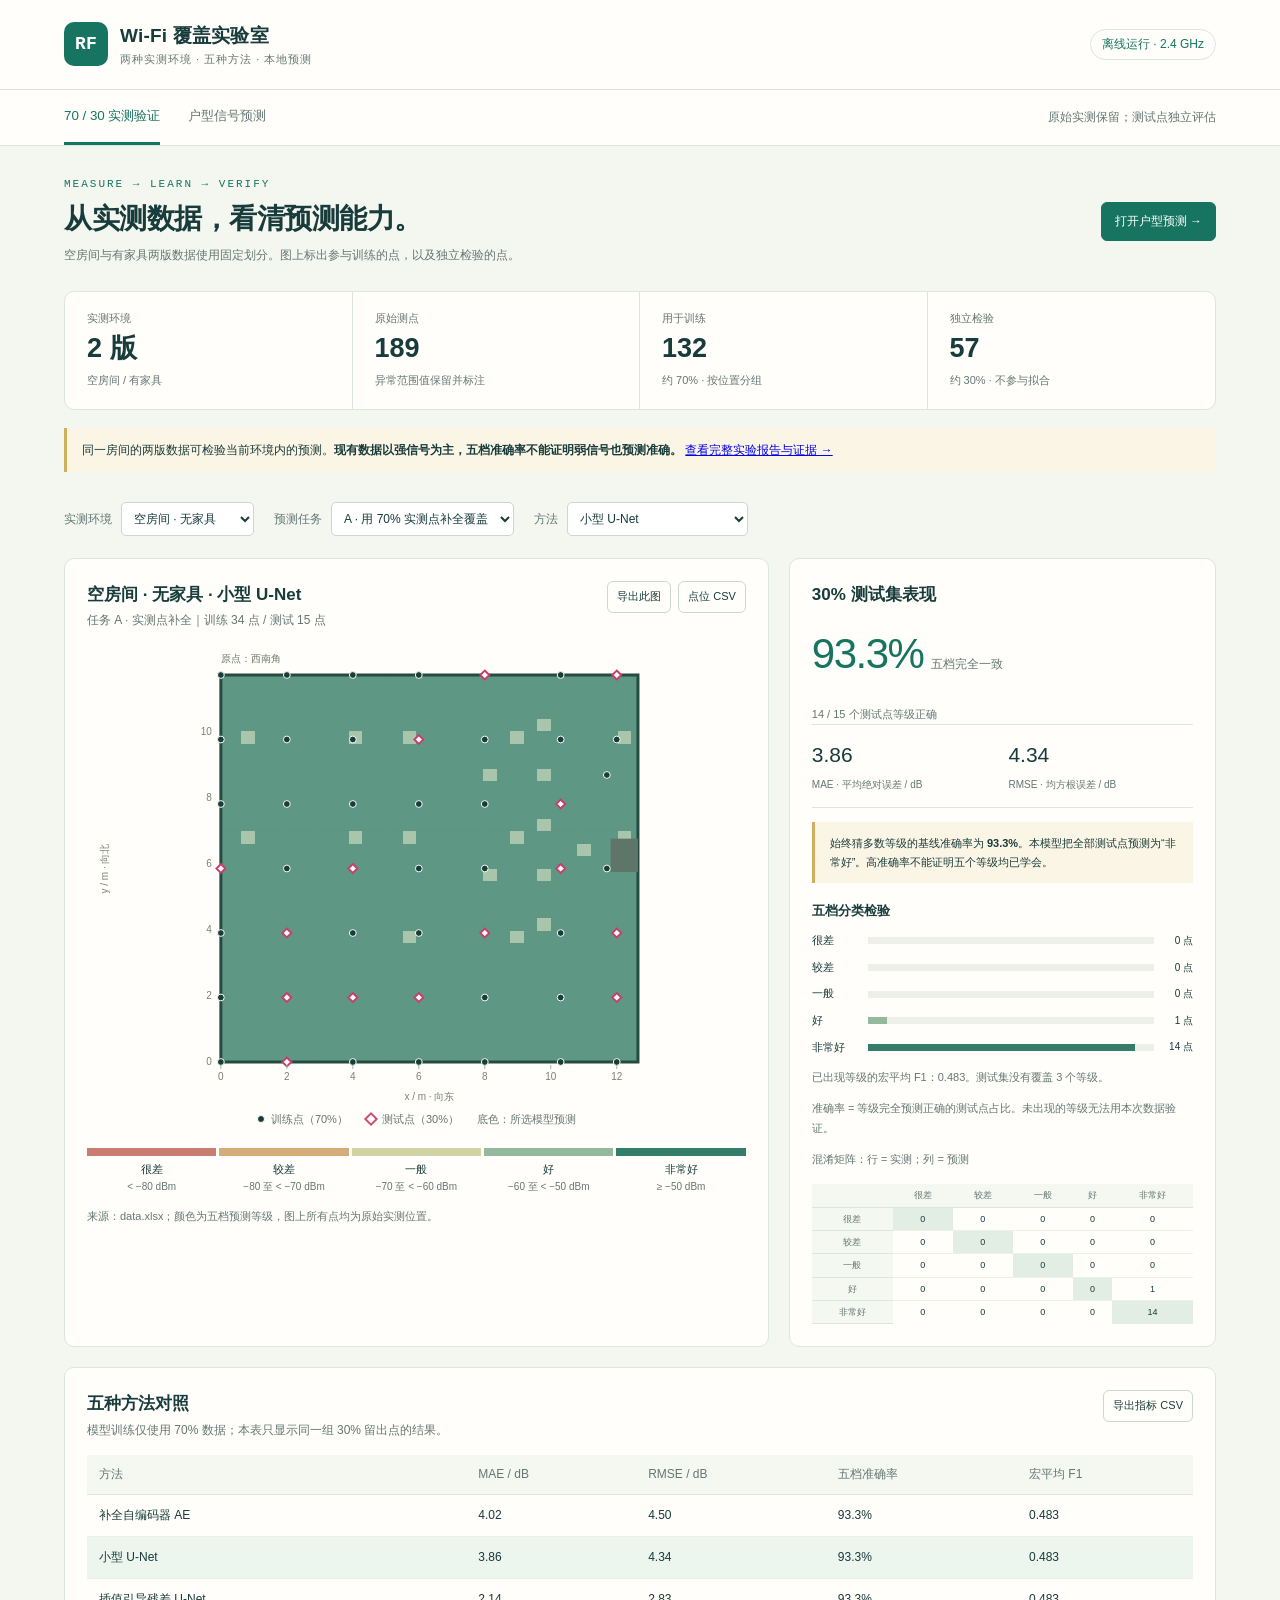
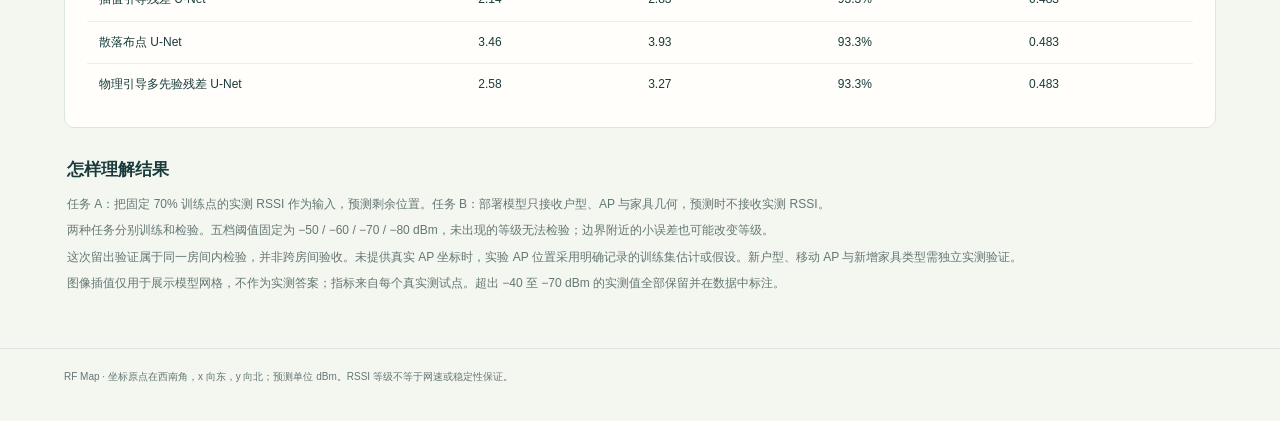
<file: outputs/rfmap-70-30/studio/index.html>
<!doctype html>
<html lang="zh-CN">
<head><meta charset="utf-8"><meta name="viewport" content="width=device-width,initial-scale=1"><title>Wi-Fi 覆盖实验室 · 70 / 30</title><link rel="stylesheet" href="style.css"></head>
<body>
<header><a class="brand" href="#"><span class="brandmark">RF</span><span>Wi-Fi 覆盖实验室<small>两种实测环境 · 五种方法 · 本地预测</small></span></a><span class="local">离线运行 · 2.4 GHz</span></header>
<nav aria-label="工作区"><button class="tab active" data-tab="validation">70 / 30 实测验证</button><button class="tab" data-tab="designer">户型信号预测</button><span>原始实测保留；测试点独立评估</span></nav>
<main id="validation" class="page">
  <div class="intro"><div><p class="eyebrow">MEASURE → LEARN → VERIFY</p><h1>从实测数据，看清预测能力。</h1><p class="muted">空房间与有家具两版数据使用固定划分。图上标出参与训练的点，以及独立检验的点。</p></div><button id="openDesigner" class="button primary">打开户型预测 →</button></div>
  <div class="summary" id="summary"></div>
  <div id="resultsStatus" class="notice">正在读取本次实验结果…</div>
  <section class="results-controls"><div><label for="datasetSelect">实测环境</label><select id="datasetSelect"></select></div><div><label for="taskSelect">预测任务</label><select id="taskSelect"><option value="completion">A · 用 70% 实测点补全覆盖</option><option value="layout">B · 仅户型、路由器和家具</option></select></div><div><label for="methodSelect">方法</label><select id="methodSelect"></select></div></section>
  <section class="report-grid"><article class="plot-card"><div class="section-title"><div><h2 id="plotTitle">训练点与测试点分布</h2><p id="plotSubtitle" class="muted"></p></div><div class="button-row plot-actions"><button id="exportValidationPng" class="button small">导出此图</button><button id="exportValidationPoints" class="button small">点位 CSV</button></div></div><canvas id="validationCanvas" aria-label="实测训练点与测试点及预测覆盖图"></canvas><div id="validationTooltip" class="tooltip hidden"></div><div class="plot-legend"><span><i class="train-dot"></i>训练点（70%）</span><span><i class="test-dot"></i>测试点（30%）</span><span>底色：所选模型预测</span></div><div class="signal-scale validation-scale" id="validationScale"></div><p class="caption" id="dataSource"></p></article><article class="evaluation"><h2>30% 测试集表现</h2><div id="metricDetail"></div><h3>五档分类检验</h3><div id="classDetail"></div><p class="caption">准确率 = 等级完全预测正确的测试点占比。未出现的等级无法用本次数据验证。</p><div id="confusionWrap"></div></article></section>
  <section class="comparison"><div class="section-title"><div><h2>五种方法对照</h2><p class="muted">模型训练仅使用 70% 数据；本表只显示同一组 30% 留出点的结果。</p></div><button id="exportMetrics" class="button small">导出指标 CSV</button></div><div id="methodTable"></div></section>
  <section class="reading"><h2>怎样理解结果</h2><div id="limitations"></div></section>
</main>
<main id="designer" class="page hidden">
  <div class="intro compact"><div><p class="eyebrow">PLAN YOUR COVERAGE</p><h1>放置路由器，查看五档覆盖。</h1><p class="muted">导入户型图后设置尺寸，并描出墙体；可添加、移动和调整家具。</p></div><button id="runPrediction" class="button primary">生成整屋预测</button></div>
  <div class="design-layout"><section class="drawing"><div class="drawing-toolbar"><div class="tool-group"><button class="tool active" data-tool="select">选择 / 拖动</button><button class="tool" data-tool="ap">放置路由器</button><button class="tool" data-tool="wall">拖画墙体</button><button class="tool" data-tool="calibrate">标定比例</button></div><select id="displayMode" aria-label="显示方式"><option value="levels">五档信号</option><option value="continuous">连续 RSSI</option></select></div><div class="canvas-container"><canvas id="designCanvas" aria-label="可编辑户型及Wi-Fi信号覆盖"></canvas><div id="tooltip" class="tooltip hidden"></div></div><div class="signal-scale" id="signalScale"></div><div class="drawing-footer"><span id="designStatus">设置户型和路由器后，生成预测。</span><span id="cursorPosition">x / y · 米</span></div><div id="predictionNotice" class="notice subtle">新户型、改变后的路由器位置与新家具类型属于未验证外推，不能沿用实验测试集的准确率。</div></section>
  <aside class="settings">
    <section><h2><span>01</span> 户型与比例</h2><div class="two-fields"><label>宽度 / m<input id="roomW" type="number" min="2" max="50" step="0.1" value="12.643"></label><label>深度 / m<input id="roomH" type="number" min="2" max="50" step="0.1" value="11.731"></label></div><div class="button-row"><button id="importImage" class="button">导入户型图片</button><button id="clearImage" class="button small">移除底图</button></div><input id="imageInput" class="hidden" type="file" accept="image/png,image/jpeg,image/webp"><p class="caption">图片作为描图底图。先裁切到户型外框；设定真实宽深，或选“标定比例”点击两端并输入长度。墙体需手动描画，门洞留空。</p><label class="inline-label">底图透明度<input id="imageOpacity" type="range" min="0" max="1" step="0.05" value="0.55"></label><div class="button-row"><button id="addWall" class="button">添加墙体</button><button id="resetLayout" class="button">恢复实验户型</button></div></section>
    <section><h2><span>02</span> 路由器位置</h2><div class="two-fields"><label>x / m<input id="apX" type="number" step="0.05" value="0"></label><label>y / m<input id="apY" type="number" step="0.05" value="0"></label></div><p id="apNote" class="caption">拖动图中的 AP 圆点，或点击“放置路由器”后在图上选位置。</p></section>
    <section><h2><span>03</span> 家具与尺寸</h2><div class="button-row"><select id="furnitureType" aria-label="家具类型"><option value="cabinet">柜子</option><option value="bed">床</option><option value="sofa">沙发</option><option value="chair">椅子</option><option value="toilet">马桶</option><option value="table">桌子</option><option value="wardrobe">衣柜</option><option value="bookshelf">书架</option><option value="fridge">冰箱</option><option value="washer">洗衣机</option><option value="bathtub">浴缸</option><option value="tv">电视柜</option></select><button id="addFurniture" class="button primary">添加</button></div><div class="button-row"><button id="loadFurniture" class="button small">载入实测家具布局</button><button id="clearFurniture" class="button small">清空家具</button></div><div id="objectList" class="object-list"></div><div id="objectEditor" class="object-editor hidden"><strong id="selectedName"></strong><div class="two-fields"><label>x / m<input id="objectX" type="number" step="0.05"></label><label>y / m<input id="objectY" type="number" step="0.05"></label><label>宽 / m<input id="objectW" type="number" min="0.05" step="0.05"></label><label>深 / m<input id="objectH" type="number" min="0.05" step="0.05"></label></div><div class="button-row"><button id="rotateObject" class="button small">旋转 90°</button><button id="deleteObject" class="button danger small">删除选中项</button></div></div><p class="caption">家具以占据范围参与模型。只有实验中的桌椅布局有实测依据；马桶、床、柜子等不代表已学得材质专属衰减。</p></section>
    <section><h2><span>04</span> 保存与导出</h2><div class="button-row"><button id="exportPng" class="button">导出预测 PNG</button><button id="exportGrid" class="button">导出网格 CSV</button></div><div class="button-row"><button id="saveProject" class="button">保存工程</button><button id="openProject" class="button">打开工程</button></div><input id="projectInput" class="hidden" type="file" accept=".json,application/json"><p id="modelDescription" class="caption"></p></section>
  </aside></div>
</main>
<footer>RF Map · 坐标原点在西南角，x 向东，y 向北；预测单位 dBm。RSSI 等级不等于网速或稳定性保证。</footer>
<dialog id="calibrationDialog"><form method="dialog"><h2>设置真实长度</h2><p>刚才选中的两点实际相距多少米？</p><label>实际长度 / m<input id="calibrationLength" type="number" min="0.1" max="50" step="0.1" value="1"></label><div class="button-row"><button value="cancel" class="button">取消</button><button value="apply" class="button primary">应用比例</button></div></form></dialog>
<script src="../dashboard.js"></script>
<script src="../deployment/model_weights.js"></script>
<script src="geometry.js"></script>
<script src="nn_model.js"></script>
<script src="app.js"></script>
</body></html>
</file>
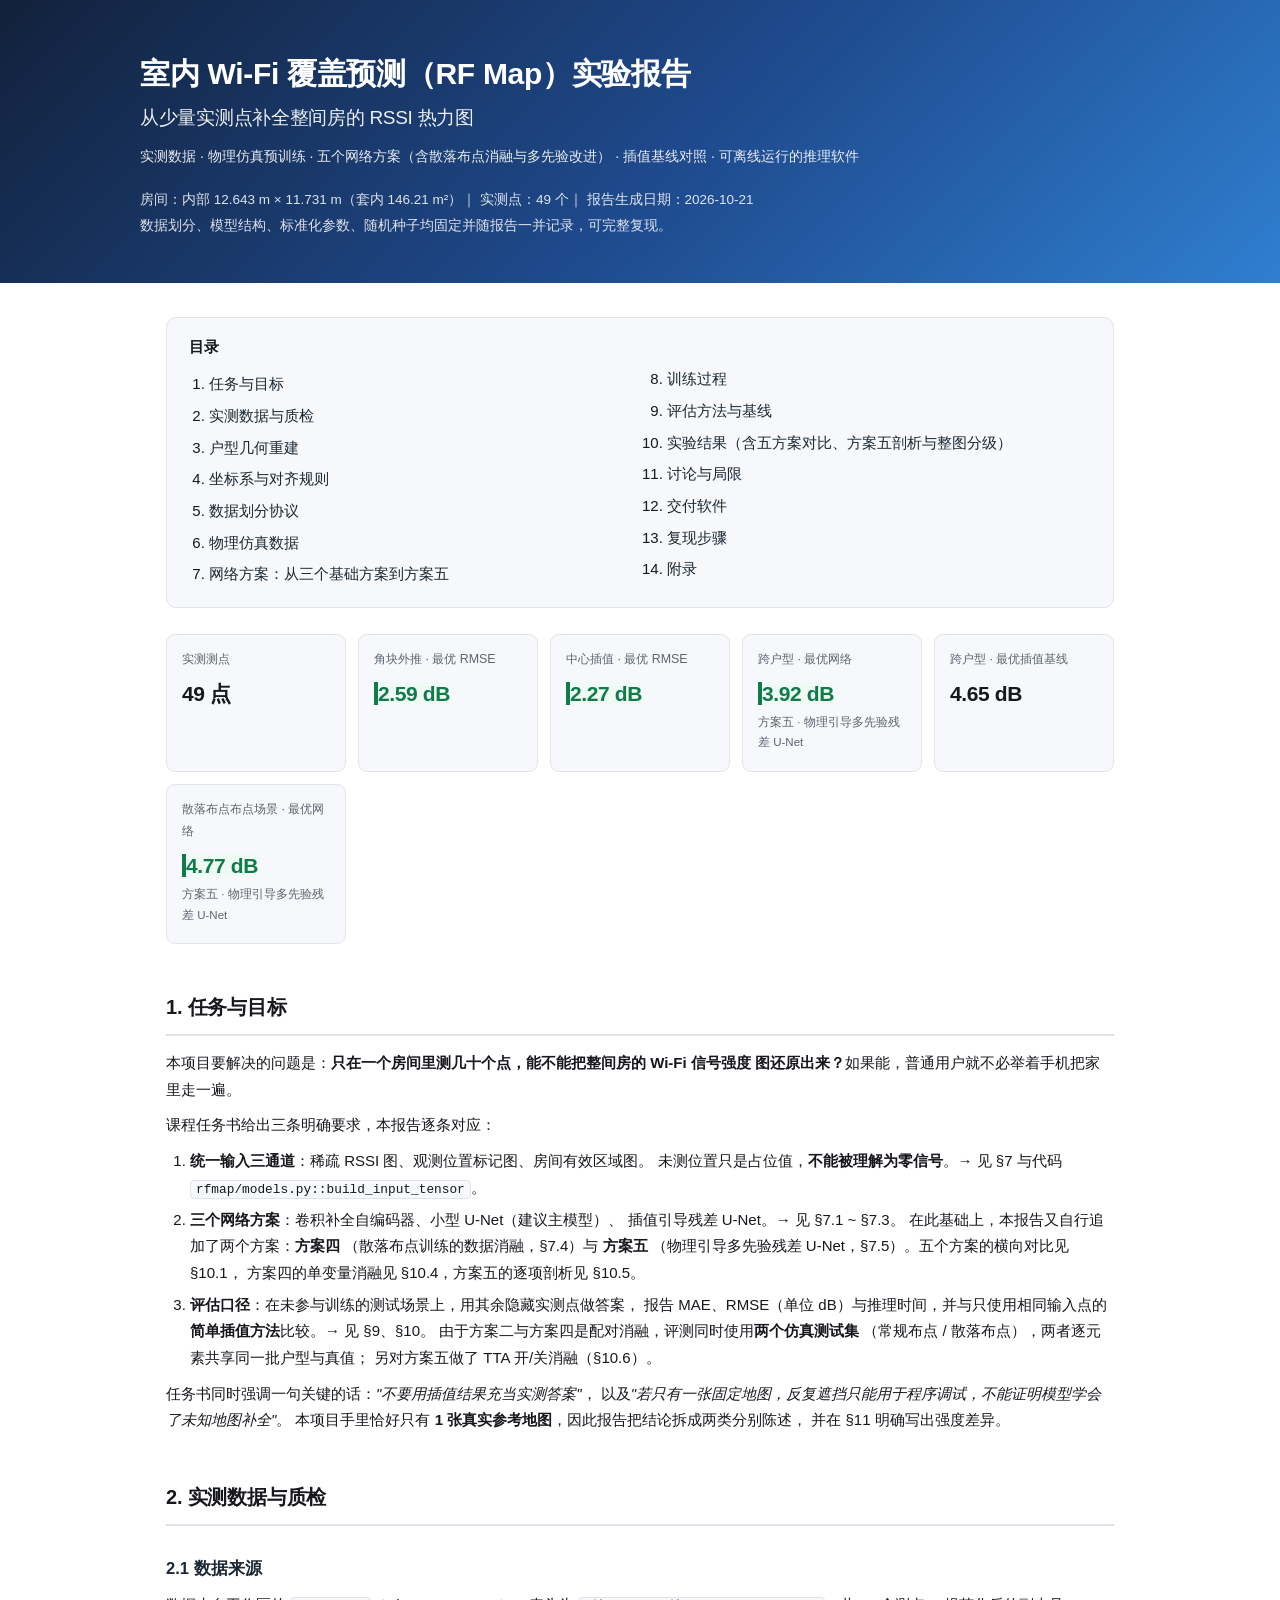
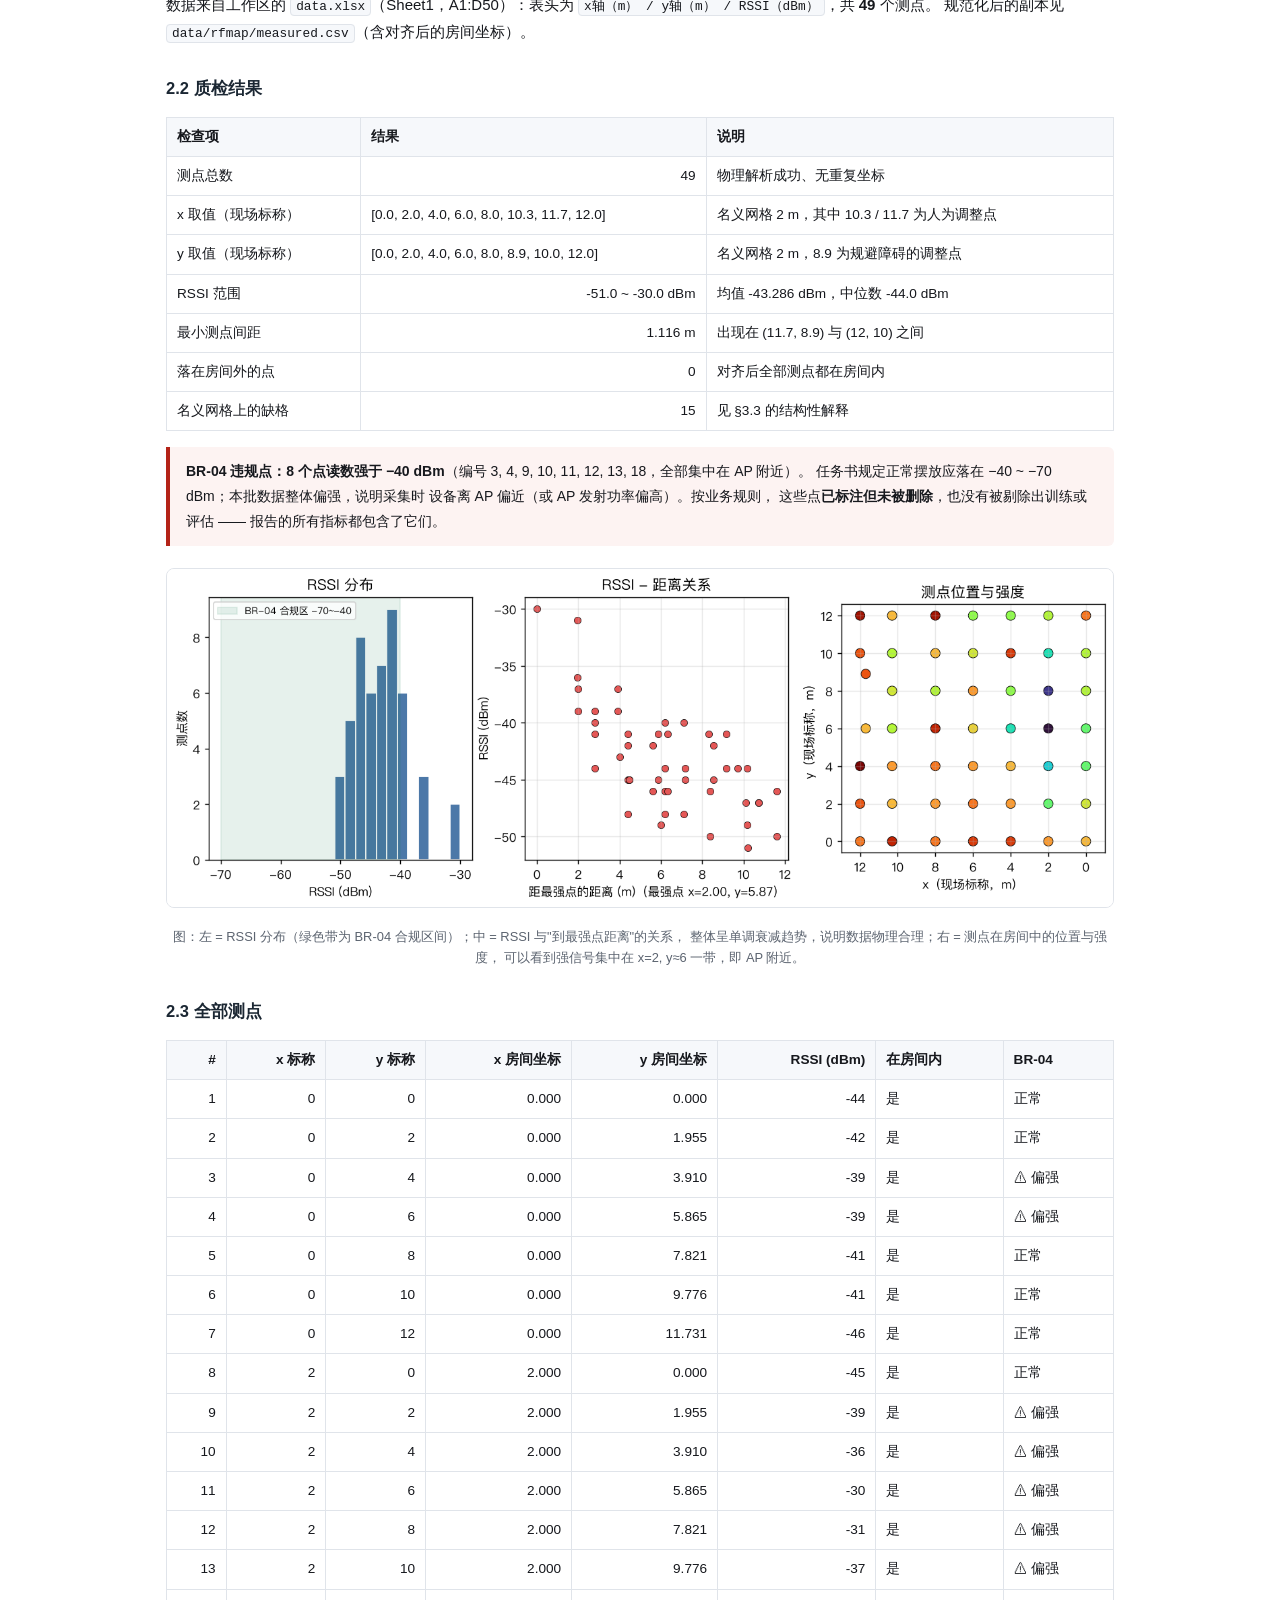
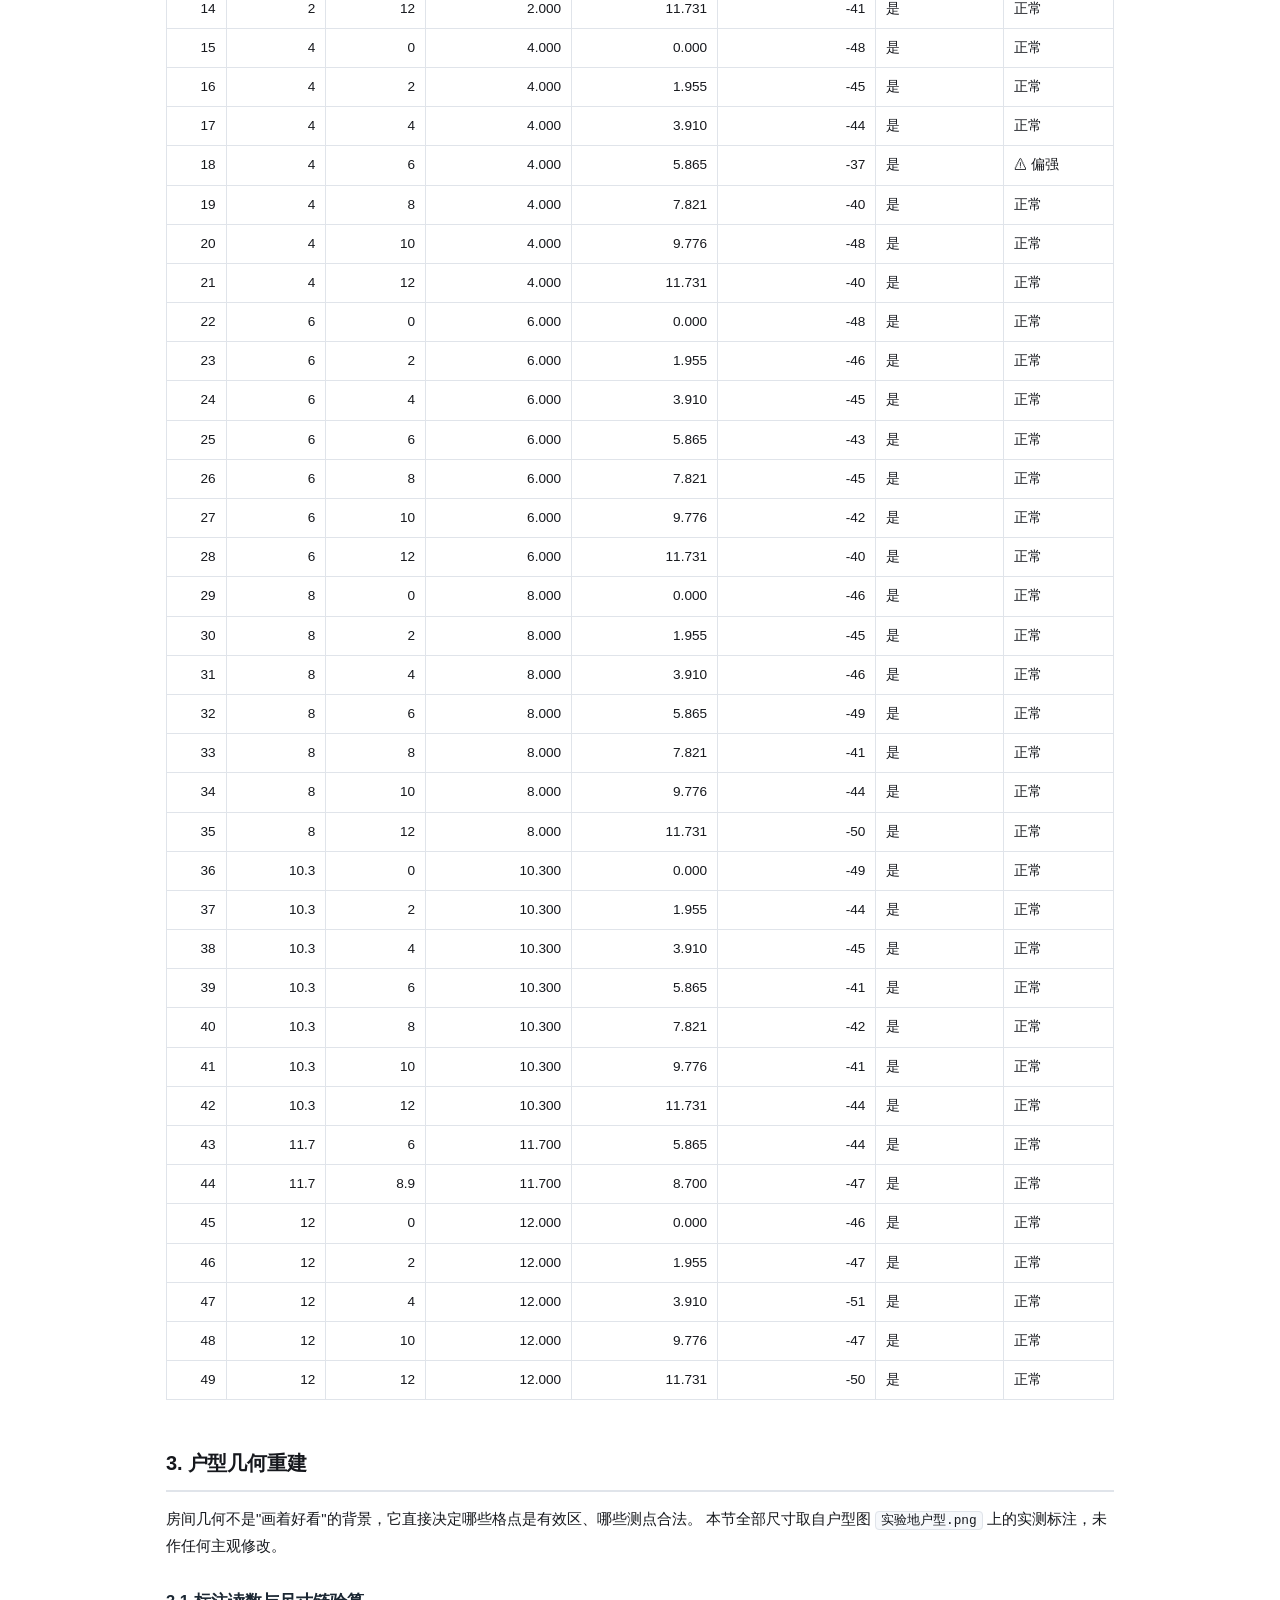
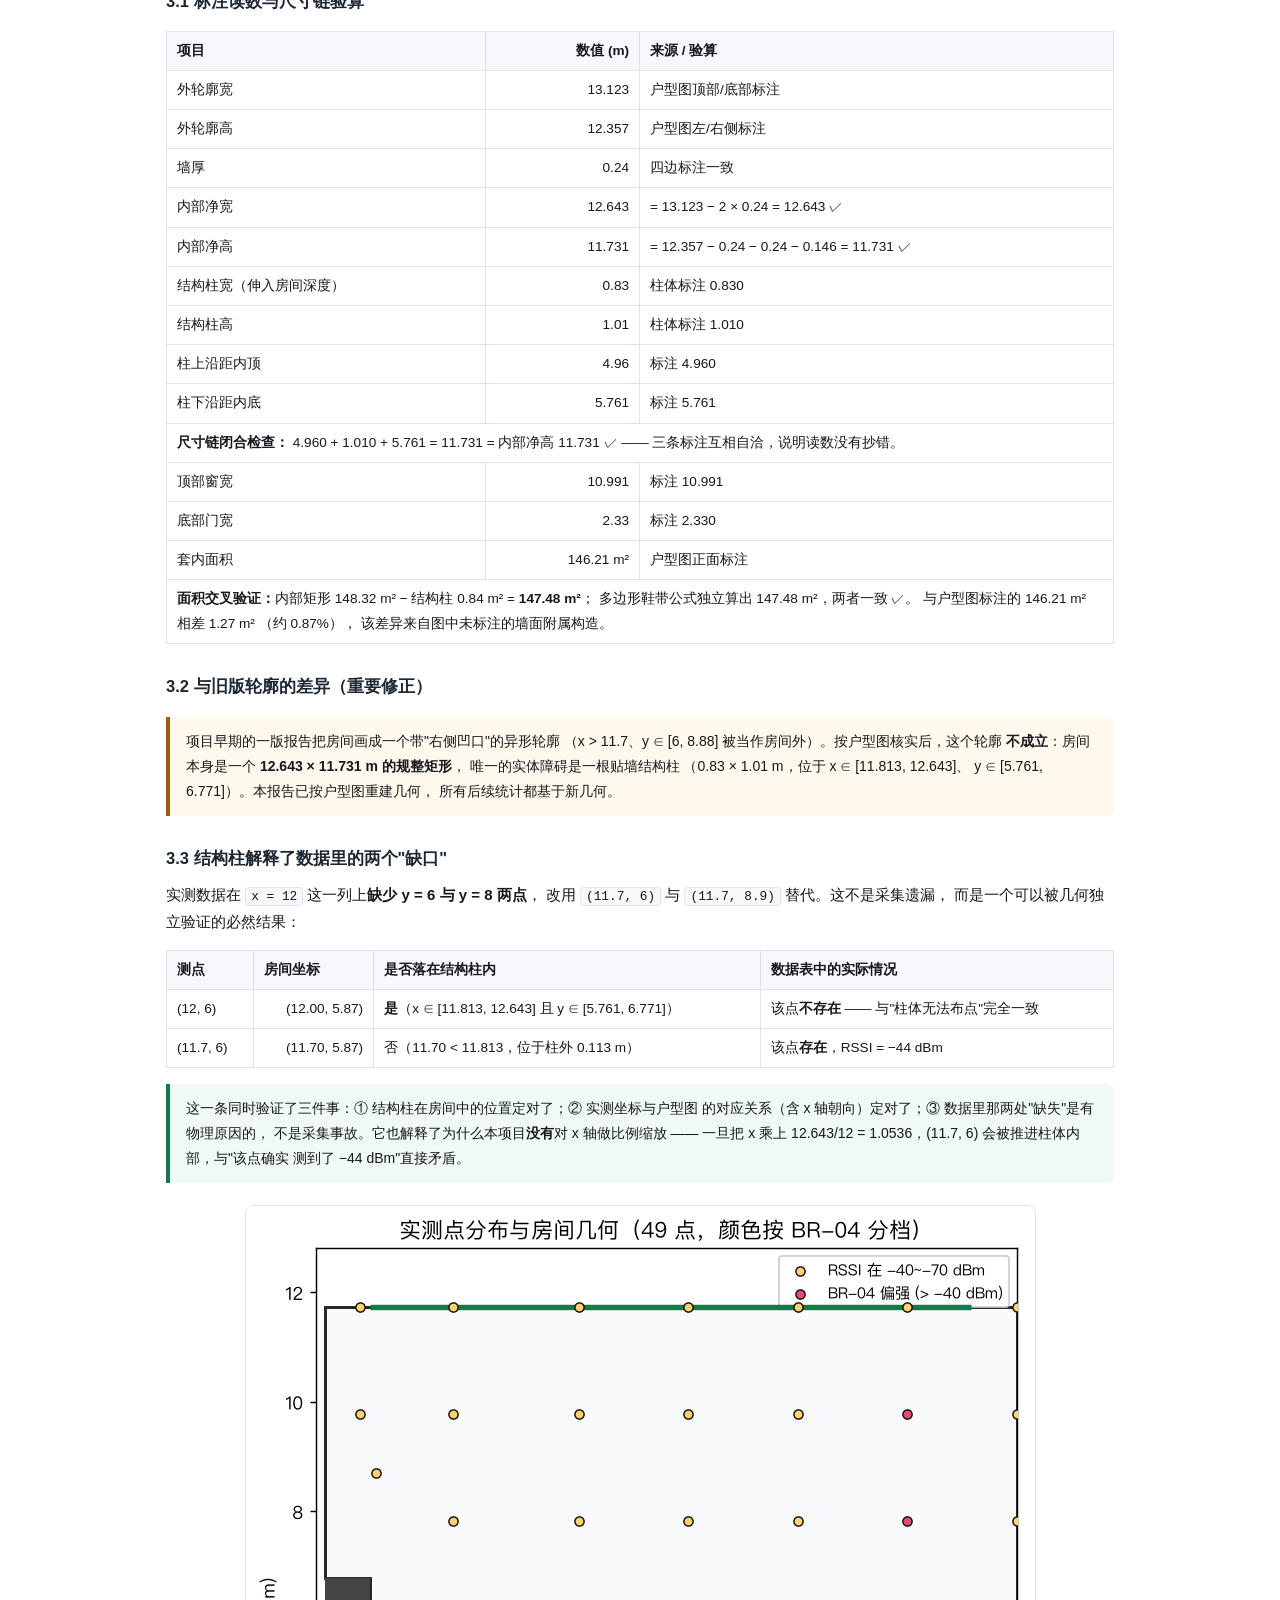
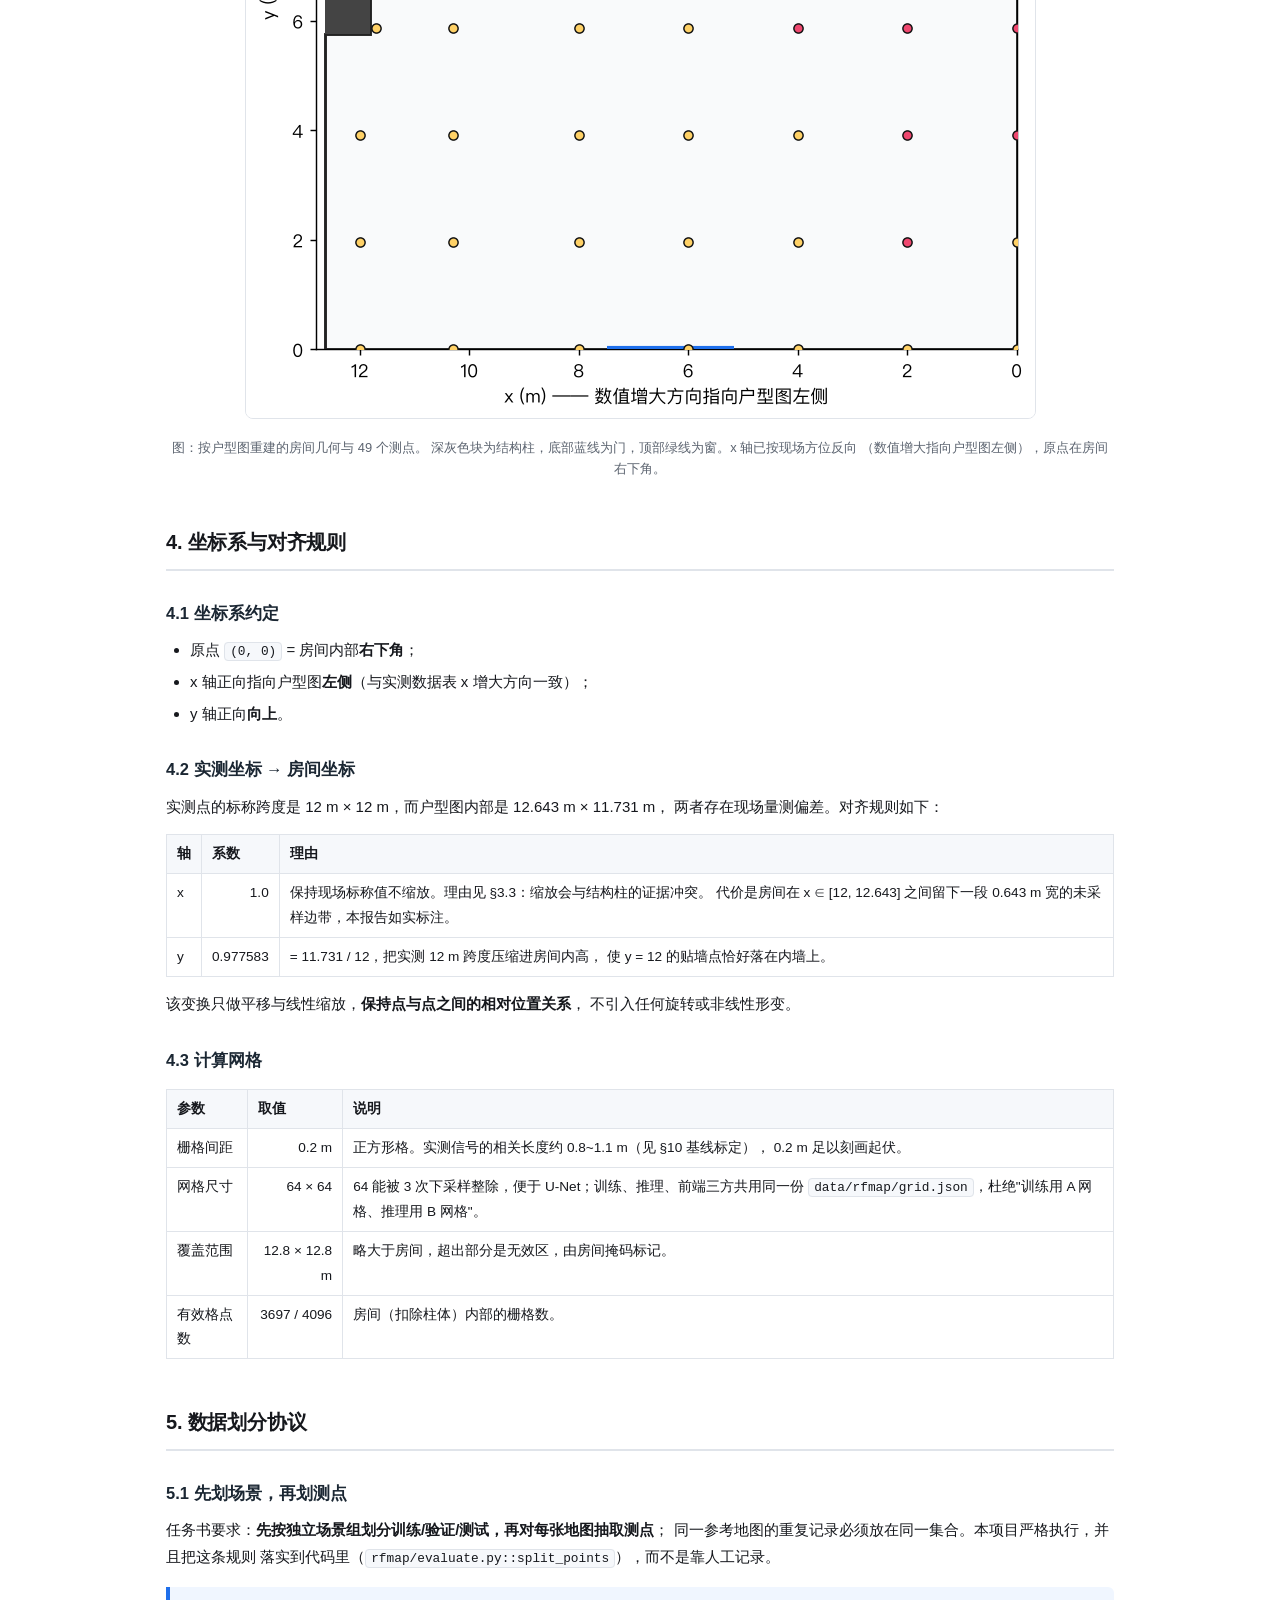
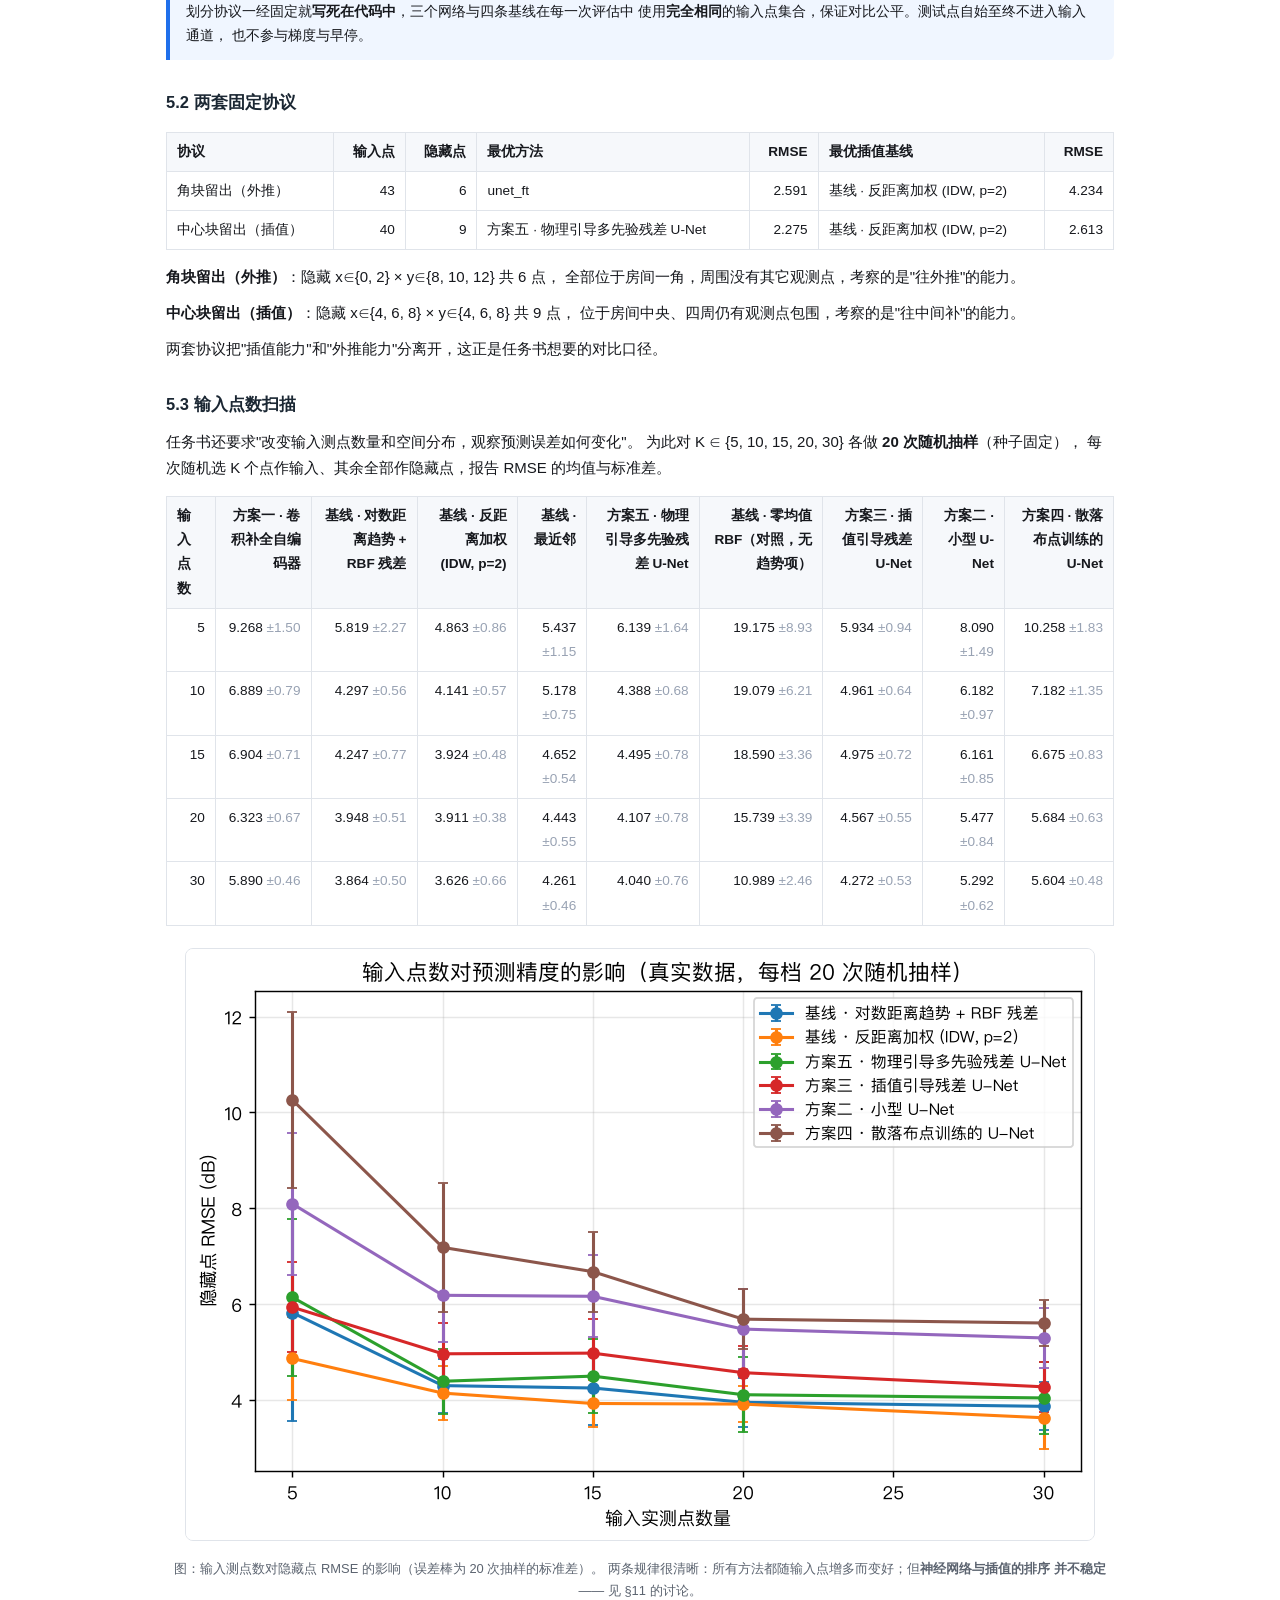
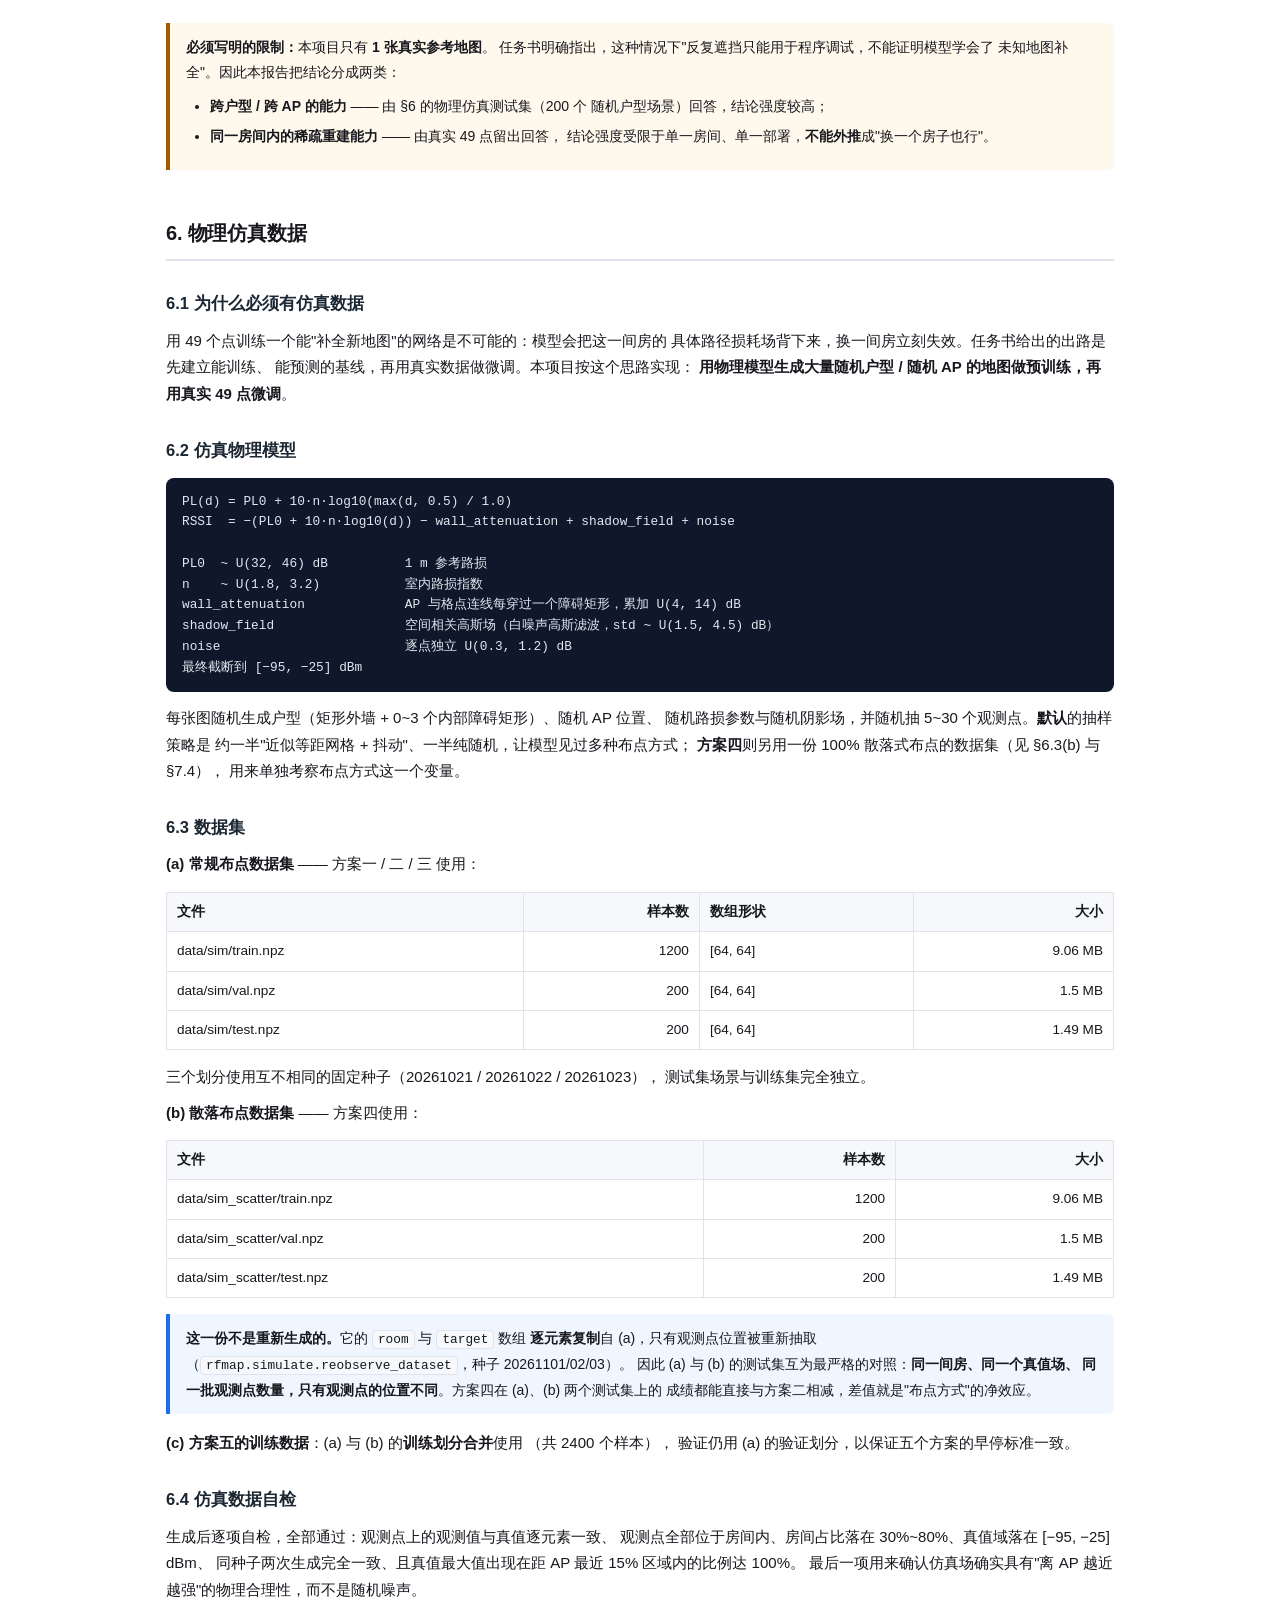
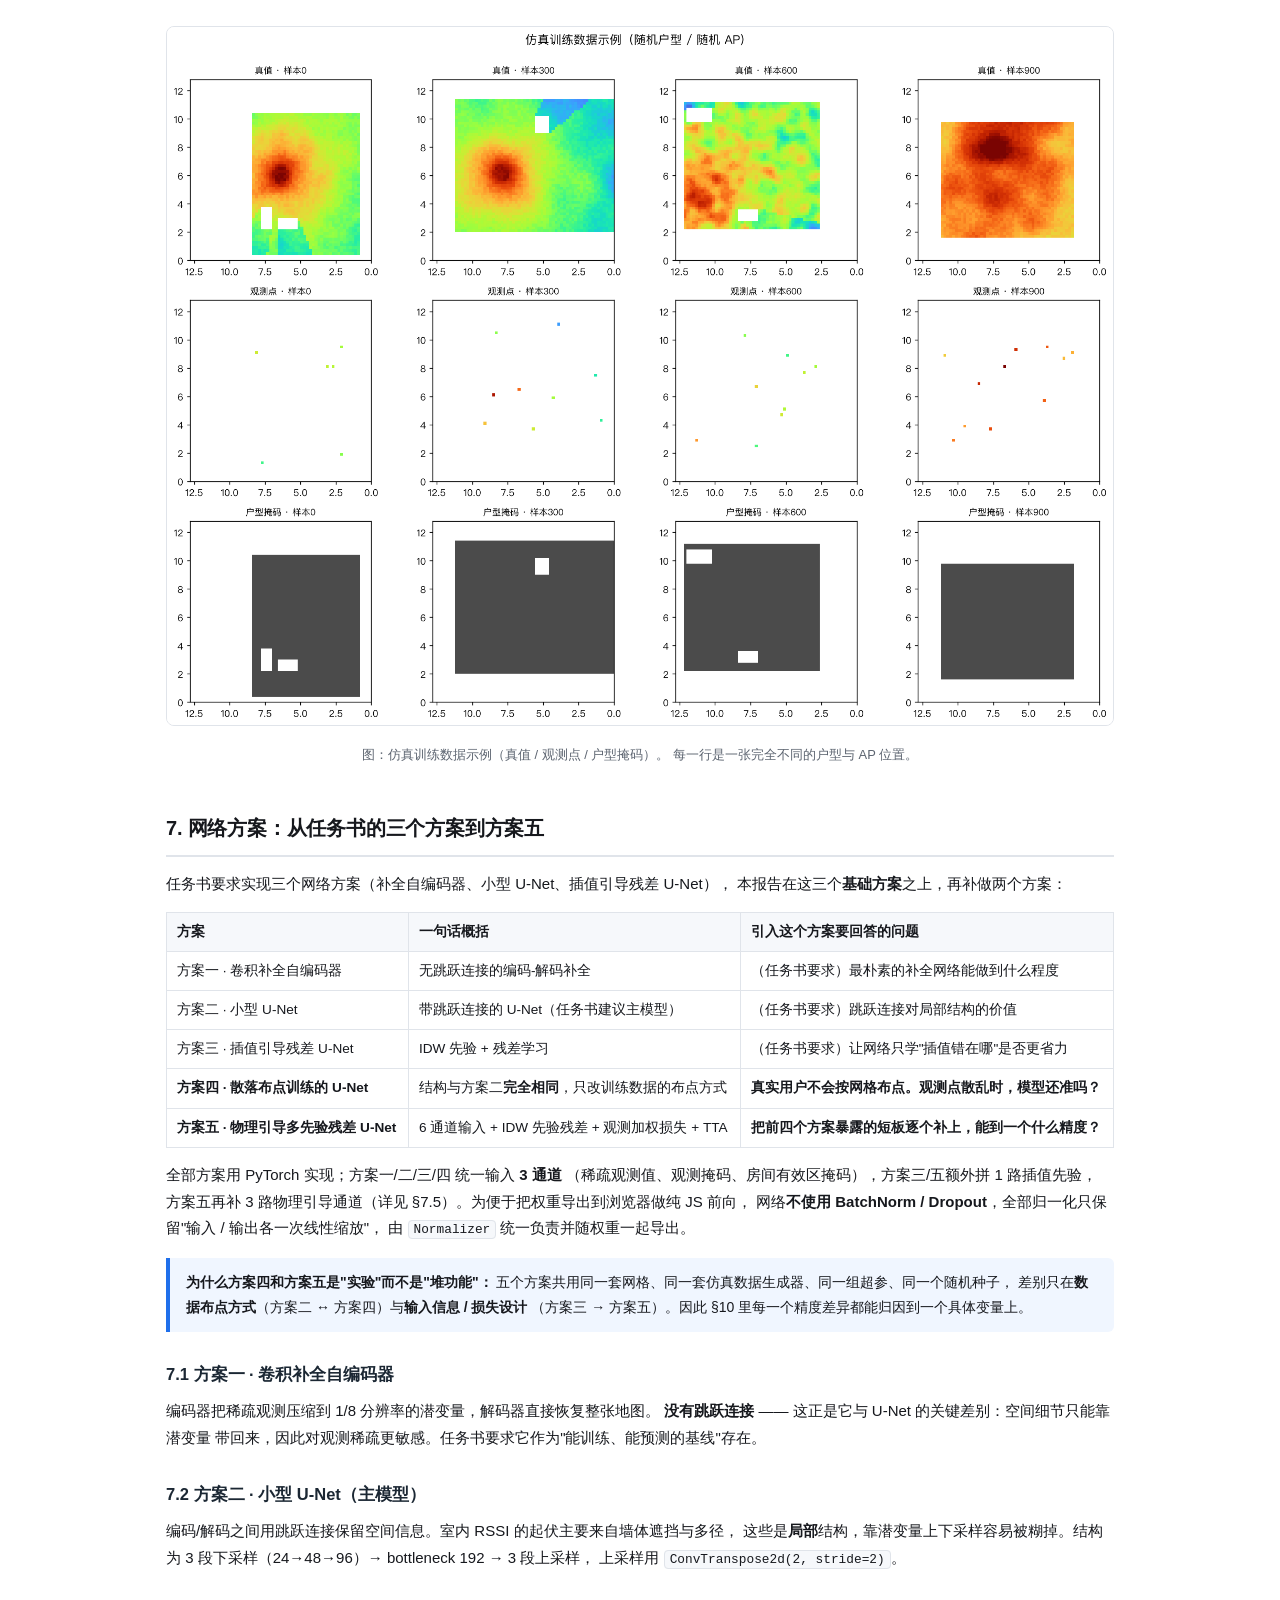
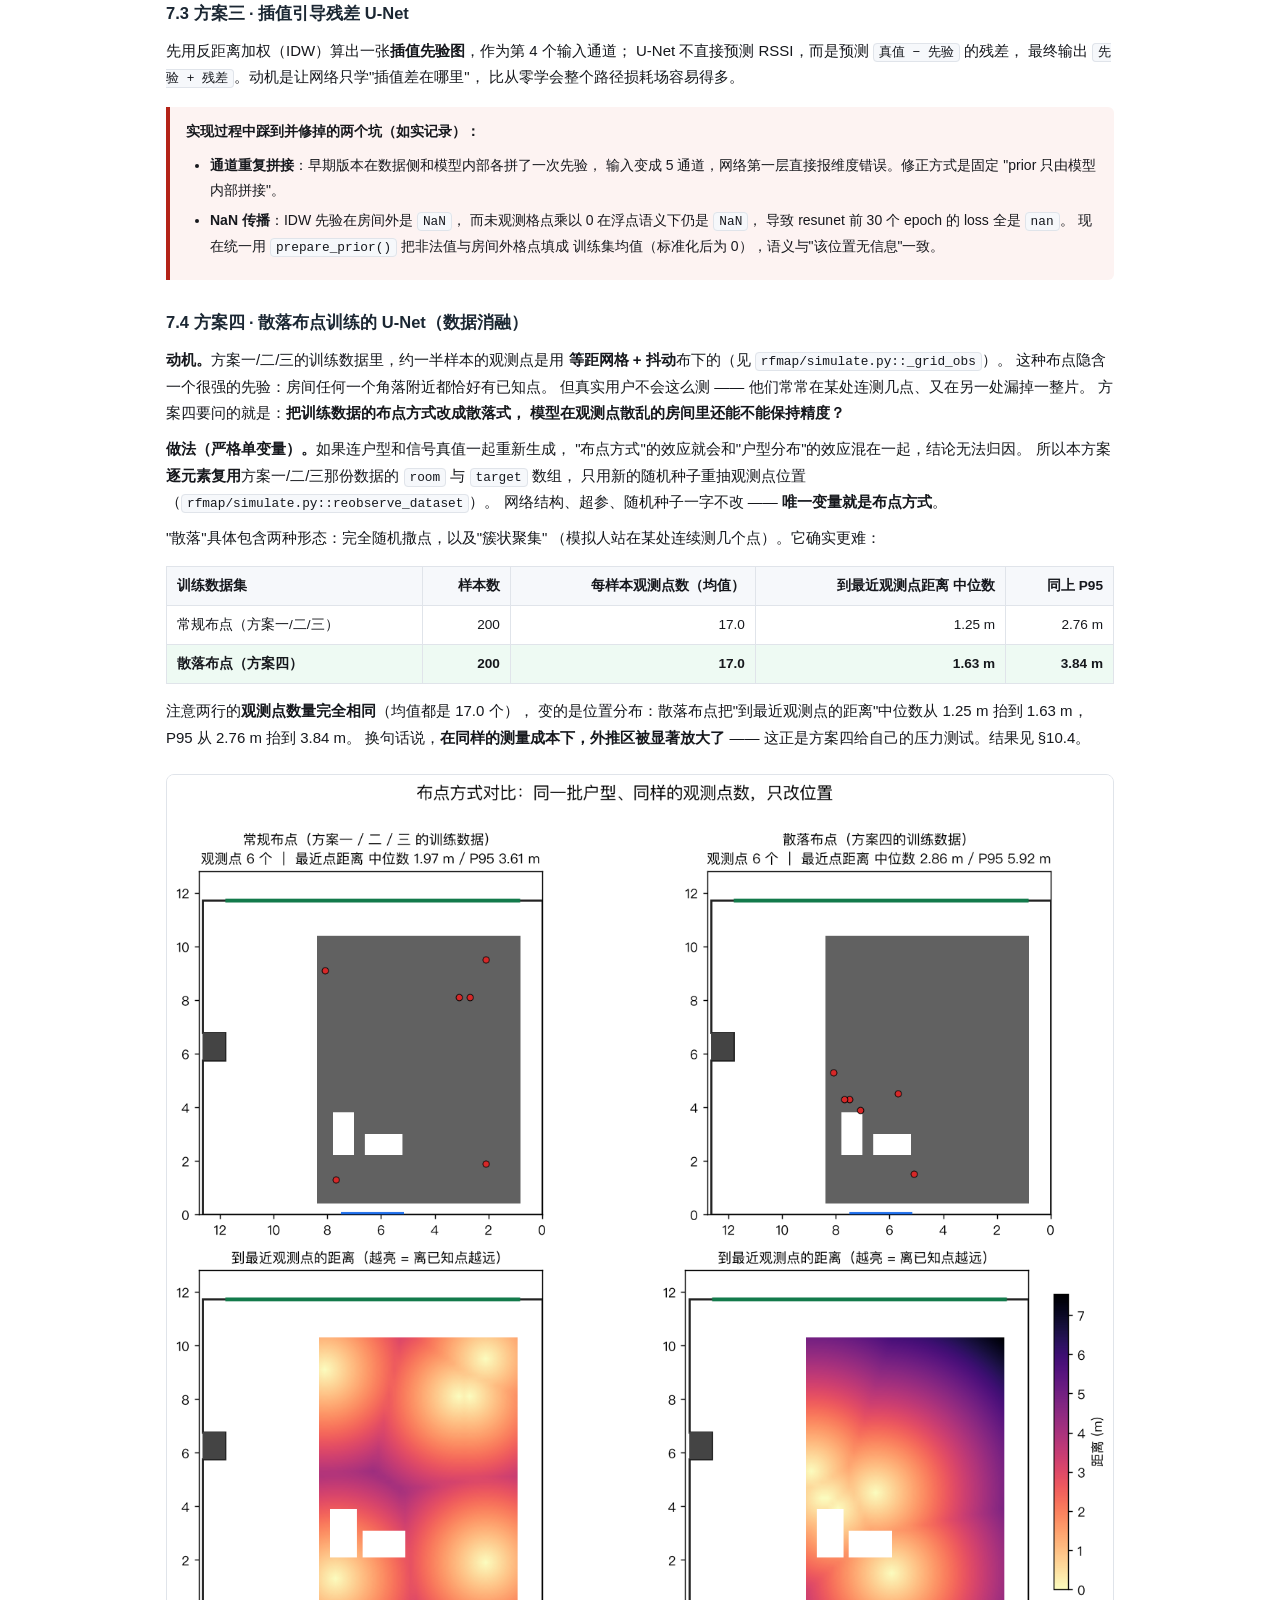
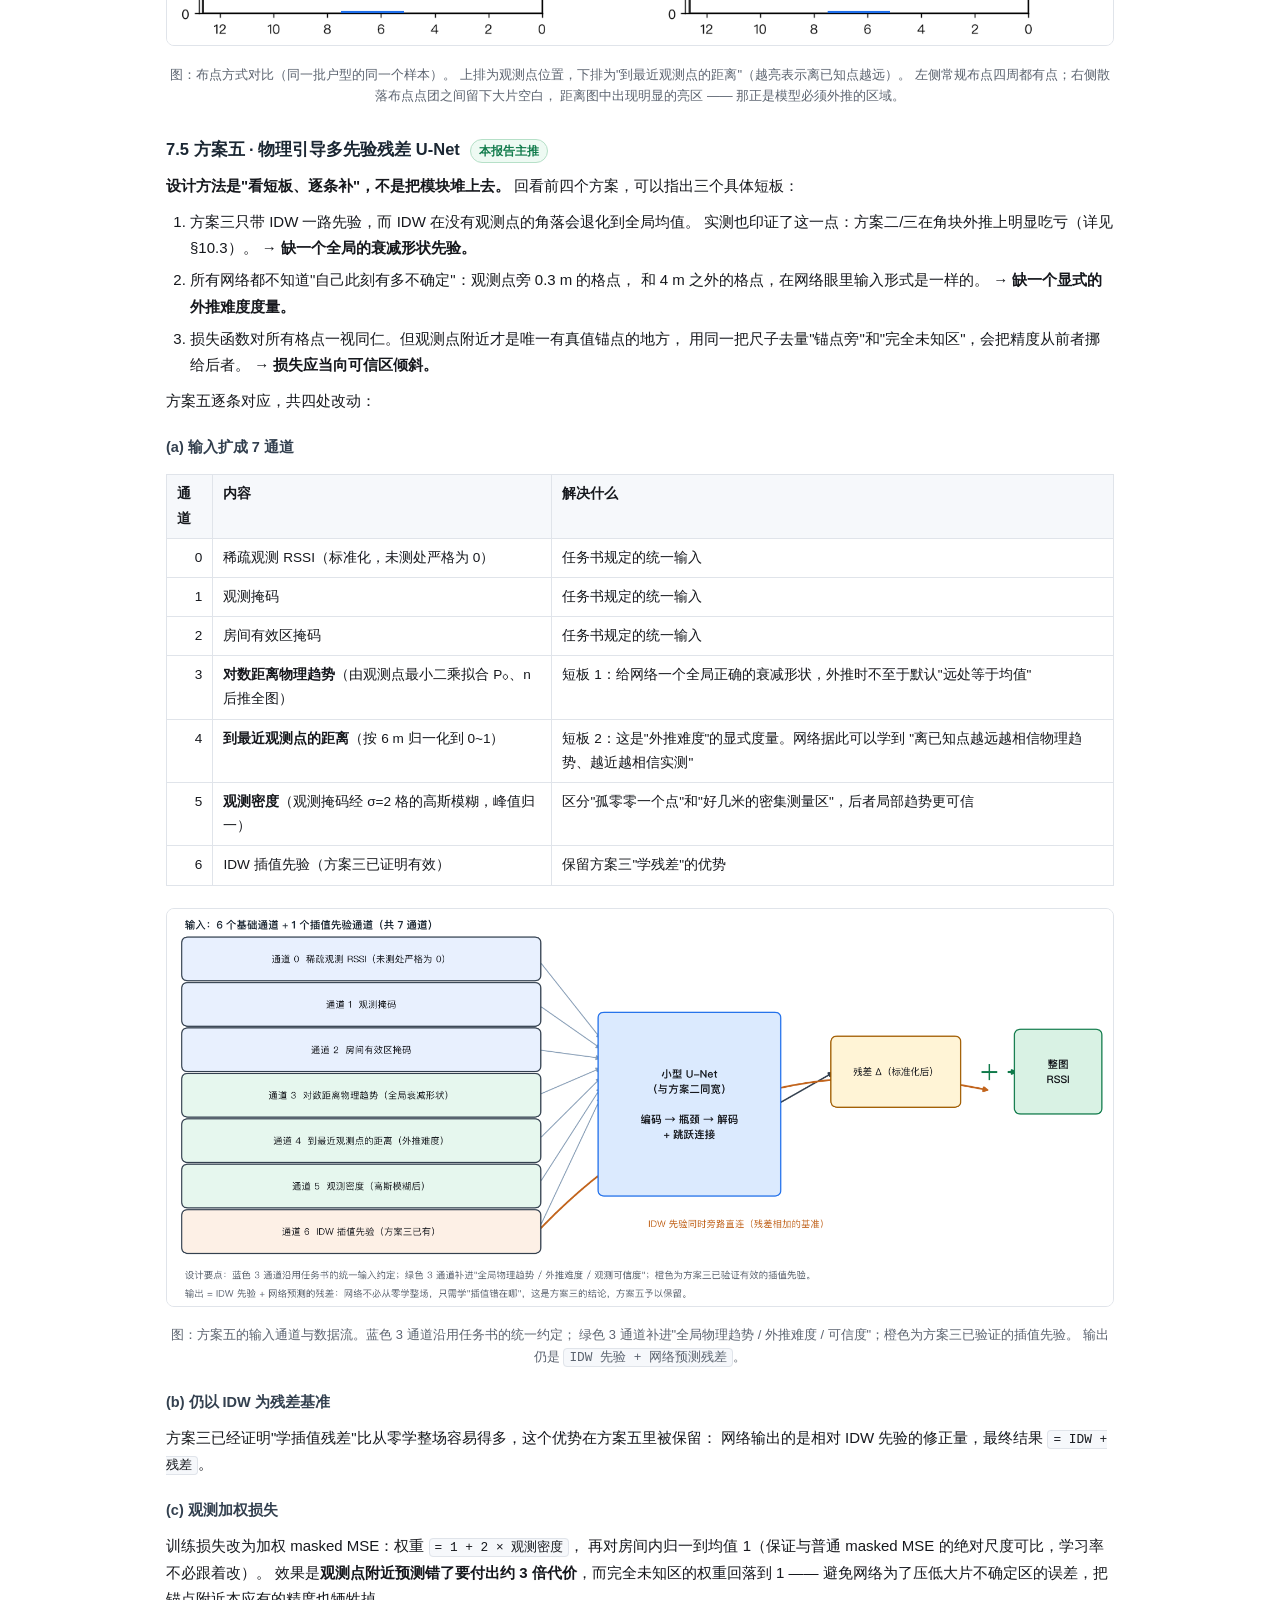
<file: outputs/RF覆盖预测实验报告.html>
<!DOCTYPE html>
<html lang="zh-CN">
<head>
<meta charset="UTF-8">
<meta name="viewport" content="width=device-width, initial-scale=1">
<title>室内 Wi-Fi 覆盖预测（RF Map）实验报告</title>
<style>
:root{
  --ink:#16181d; --muted:#5c6470; --line:#e0e4ea; --soft:#f6f8fb;
  --brand:#1f6feb; --good:#0f7a4a; --bad:#b42318; --warn:#a15c00;
}
*{box-sizing:border-box}
body{
  margin:0; padding:0 0 90px; background:#fff; color:var(--ink);
  font-family:-apple-system,"Segoe UI","PingFang SC","Microsoft YaHei",sans-serif;
  font-size:15px; line-height:1.78;
}
main{max-width:1000px; margin:0 auto; padding:0 26px}
header.cover{
  background:linear-gradient(135deg,#12213b,#1f4b8f 55%,#2f7fd0);
  color:#fff; padding:54px 26px 44px; margin-bottom:34px;
}
header.cover .inner{max-width:1000px; margin:0 auto}
header.cover h1{font-size:30px; margin:0 0 10px; letter-spacing:-.3px; line-height:1.34}
header.cover .sub{opacity:.9; font-size:14px}
header.cover .meta{margin-top:18px; font-size:13.5px; opacity:.86; line-height:1.9}
h2{font-size:20px; margin:46px 0 14px; padding-bottom:8px;
   border-bottom:2px solid var(--line); letter-spacing:-.2px}
h3{font-size:16.5px; margin:28px 0 8px; color:#1b2733}
h4{font-size:14.5px; margin:20px 0 6px; color:#33404f}
p{margin:9px 0}
ul,ol{margin:9px 0 9px 24px; padding:0}
li{margin:5px 0}
code{background:var(--soft); border:1px solid var(--line); border-radius:4px;
  padding:1px 5px; font-size:12.8px;
  font-family:"Cascadia Code",Consolas,"Courier New",monospace}
pre{background:#0f172a; color:#e2e8f0; padding:14px 16px; border-radius:8px;
  overflow-x:auto; font-size:12.8px; line-height:1.62;
  font-family:"Cascadia Code",Consolas,"Courier New",monospace}
pre code{background:none; border:none; color:inherit; padding:0}
table{border-collapse:collapse; width:100%; margin:14px 0; font-size:13.6px}
th,td{border:1px solid var(--line); padding:7px 10px; text-align:left;
  vertical-align:top}
th{background:var(--soft); font-weight:600}
td.num,th.num{text-align:right; font-variant-numeric:tabular-nums}
tr.best td{background:#eefaf3; font-weight:600}
.note{background:#f0f6ff; border-left:4px solid var(--brand);
  padding:12px 16px; border-radius:0 6px 6px 0; margin:16px 0; font-size:14px}
.warn{background:#fff8ec; border-left:4px solid var(--warn)}
.bad{background:#fdf3f2; border-left:4px solid var(--bad)}
.good{background:#f0faf4; border-left:4px solid var(--good)}
.kpi{display:grid; grid-template-columns:repeat(auto-fit,minmax(178px,1fr));
  gap:12px; margin:20px 0}
.kpi > div{background:var(--soft); border:1px solid var(--line);
  border-radius:9px; padding:13px 15px}
.kpi span{display:block; color:var(--muted); font-size:12.4px; margin-bottom:5px}
.kpi b{font-size:21px; letter-spacing:-.4px}
.kpi b.good{color:var(--good)} .kpi b.bad{color:var(--bad)}
figure{margin:22px 0; text-align:center}
figure img{max-width:100%; border:1px solid var(--line); border-radius:8px}
figcaption{color:var(--muted); font-size:12.9px; margin-top:9px; line-height:1.65}
.toc{background:var(--soft); border:1px solid var(--line); border-radius:10px;
  padding:16px 22px; margin:26px 0}
.toc ol{margin:6px 0 0 20px; columns:2; column-gap:34px}
.toc a{color:#1b2733; text-decoration:none}
.toc a:hover{color:var(--brand); text-decoration:underline}
.tag{display:inline-block; font-size:11.6px; padding:1px 8px; border-radius:99px;
  border:1px solid var(--line); background:#fff; color:var(--muted); margin-left:6px}
.tag.done{border-color:#b6e0c8; background:#eefaf3; color:var(--good)}
.tag.warn{border-color:#f0d9a8; background:#fff8ec; color:var(--warn)}
footer{margin-top:52px; padding-top:18px; border-top:1px solid var(--line);
  color:var(--muted); font-size:12.9px}
</style>
</head>
<body>
<header class="cover"><div class="inner">
  <h1>室内 Wi-Fi 覆盖预测（RF Map）实验报告<br>
      <span style="font-size:19px;font-weight:400;opacity:.92">
      从少量实测点补全整间房的 RSSI 热力图</span></h1>
  <div class="sub">实测数据 · 物理仿真预训练 · 五个网络方案（含散落布点消融与多先验改进） · 插值基线对照 · 可离线运行的推理软件</div>
  <div class="meta">
    房间：内部 12.643 m × 11.731 m（套内 146.21 m²）｜
    实测点：49 个｜
    报告生成日期：2026-10-21<br>
    数据划分、模型结构、标准化参数、随机种子均固定并随报告一并记录，可完整复现。
  </div>
</div></header>

<main>

<div class="toc">
  <b>目录</b>
  <ol>
    <li><a href="#goal">任务与目标</a></li>
    <li><a href="#data">实测数据与质检</a></li>
    <li><a href="#geom">户型几何重建</a></li>
    <li><a href="#align">坐标系与对齐规则</a></li>
    <li><a href="#split">数据划分协议</a></li>
    <li><a href="#sim">物理仿真数据</a></li>
    <li><a href="#models">网络方案：从三个基础方案到方案五</a></li>
    <li><a href="#train">训练过程</a></li>
    <li><a href="#eval">评估方法与基线</a></li>
    <li><a href="#result">实验结果（含五方案对比、方案五剖析与整图分级）</a></li>
    <li><a href="#discuss">讨论与局限</a></li>
    <li><a href="#app">交付软件</a></li>
    <li><a href="#repro">复现步骤</a></li>
    <li><a href="#appendix">附录</a></li>
  </ol>
</div>


<div class="kpi">
  <div><span>实测测点</span><b>49 点</b></div>
  <div><span>角块外推 · 最优 RMSE</span><b class="good">2.59 dB</b></div>
  <div><span>中心插值 · 最优 RMSE</span><b class="good">2.27 dB</b></div>
  <div><span>跨户型 · 最优网络</span><b class="good">3.92 dB</b>
       <span style="font-size:11.5px">方案五 · 物理引导多先验残差 U-Net</span></div>
  <div><span>跨户型 · 最优插值基线</span><b>4.65 dB</b></div>
  <div><span>散落布点布点场景 · 最优网络</span><b class="good">4.77 dB</b>
       <span style="font-size:11.5px">方案五 · 物理引导多先验残差 U-Net</span></div>
</div>

<h2 id="goal">1. 任务与目标</h2>
<p>本项目要解决的问题是：<b>只在一个房间里测几十个点，能不能把整间房的 Wi-Fi 信号强度
图还原出来？</b>如果能，普通用户就不必举着手机把家里走一遍。</p>
<p>课程任务书给出三条明确要求，本报告逐条对应：</p>
<ol>
  <li><b>统一输入三通道</b>：稀疏 RSSI 图、观测位置标记图、房间有效区域图。
      未测位置只是占位值，<b>不能被理解为零信号</b>。→ 见 §7 与代码
      <code>rfmap/models.py::build_input_tensor</code>。</li>
  <li><b>三个网络方案</b>：卷积补全自编码器、小型 U-Net（建议主模型）、
      插值引导残差 U-Net。→ 见 §7.1 ~ §7.3。
      在此基础上，本报告又自行追加了两个方案：<b>方案四</b>
      （散落布点训练的数据消融，§7.4）与 <b>方案五</b>
      （物理引导多先验残差 U-Net，§7.5）。五个方案的横向对比见 §10.1，
      方案四的单变量消融见 §10.4，方案五的逐项剖析见 §10.5。</li>
  <li><b>评估口径</b>：在未参与训练的测试场景上，用其余隐藏实测点做答案，
      报告 MAE、RMSE（单位 dB）与推理时间，并与只使用相同输入点的
      <b>简单插值方法</b>比较。→ 见 §9、§10。
      由于方案二与方案四是配对消融，评测同时使用<b>两个仿真测试集</b>
      （常规布点 / 散落布点），两者逐元素共享同一批户型与真值；
      另对方案五做了 TTA 开/关消融（§10.6）。</li>
</ol>
<p>任务书同时强调一句关键的话：<i>"不要用插值结果充当实测答案"</i>，
以及<i>"若只有一张固定地图，反复遮挡只能用于程序调试，不能证明模型学会了未知地图补全"</i>。
本项目手里恰好只有 <b>1 张真实参考地图</b>，因此报告把结论拆成两类分别陈述，
并在 §11 明确写出强度差异。</p>

<h2 id="data">2. 实测数据与质检</h2>

<h3>2.1 数据来源</h3>
<p>数据来自工作区的 <code>data.xlsx</code>（Sheet1，A1:D50）：表头为
<code>x轴（m） / y轴（m） / RSSI（dBm）</code>，共 <b>49</b> 个测点。
规范化后的副本见 <code>data/rfmap/measured.csv</code>（含对齐后的房间坐标）。</p>

<h3>2.2 质检结果</h3>
<table>
  <tr><th>检查项</th><th>结果</th><th>说明</th></tr>
  <tr><td>测点总数</td><td class="num">49</td><td>物理解析成功、无重复坐标</td></tr>
  <tr><td>x 取值（现场标称）</td><td>[0.0, 2.0, 4.0, 6.0, 8.0, 10.3, 11.7, 12.0]</td><td>名义网格 2 m，其中 10.3 / 11.7 为人为调整点</td></tr>
  <tr><td>y 取值（现场标称）</td><td>[0.0, 2.0, 4.0, 6.0, 8.0, 8.9, 10.0, 12.0]</td><td>名义网格 2 m，8.9 为规避障碍的调整点</td></tr>
  <tr><td>RSSI 范围</td><td class="num">-51.0 ~ -30.0 dBm</td>
      <td>均值 -43.286 dBm，中位数 -44.0 dBm</td></tr>
  <tr><td>最小测点间距</td><td class="num">1.116 m</td>
      <td>出现在 (11.7, 8.9) 与 (12, 10) 之间</td></tr>
  <tr><td>落在房间外的点</td><td class="num">0</td>
      <td>对齐后全部测点都在房间内</td></tr>
  <tr><td>名义网格上的缺格</td><td class="num">15</td>
      <td>见 §3.3 的结构性解释</td></tr>
</table>

<div class="note bad">
  <b>BR-04 违规点：8 个点读数强于 −40 dBm</b>（编号
  3, 4, 9, 10, 11, 12, 13, 18，全部集中在 AP 附近）。
  任务书规定正常摆放应落在 −40 ~ −70 dBm；本批数据整体偏强，说明采集时
  设备离 AP 偏近（或 AP 发射功率偏高）。按业务规则，
  这些点<b>已标注但未被删除</b>，也没有被剔除出训练或评估 ——
  报告的所有指标都包含了它们。
</div>

<figure>
  <img src="figures/fig_data_profile.png" alt="数据画像">
  <figcaption>图：左 = RSSI 分布（绿色带为 BR-04 合规区间）；中 = RSSI 与"到最强点距离"的关系，
  整体呈单调衰减趋势，说明数据物理合理；右 = 测点在房间中的位置与强度，
  可以看到强信号集中在 x=2, y≈6 一带，即 AP 附近。</figcaption>
</figure>

<h3>2.3 全部测点</h3>
<table>
  <tr><th class="num">#</th><th class="num">x 标称</th><th class="num">y 标称</th>
      <th class="num">x 房间坐标</th><th class="num">y 房间坐标</th>
      <th class="num">RSSI (dBm)</th><th>在房间内</th><th>BR-04</th></tr>
  <tr><td class='num'>1</td><td class='num'>0</td><td class='num'>0</td><td class='num'>0.000</td><td class='num'>0.000</td><td class='num'>-44</td><td>是</td><td>正常</td></tr>
<tr><td class='num'>2</td><td class='num'>0</td><td class='num'>2</td><td class='num'>0.000</td><td class='num'>1.955</td><td class='num'>-42</td><td>是</td><td>正常</td></tr>
<tr><td class='num'>3</td><td class='num'>0</td><td class='num'>4</td><td class='num'>0.000</td><td class='num'>3.910</td><td class='num'>-39</td><td>是</td><td>⚠ 偏强</td></tr>
<tr><td class='num'>4</td><td class='num'>0</td><td class='num'>6</td><td class='num'>0.000</td><td class='num'>5.865</td><td class='num'>-39</td><td>是</td><td>⚠ 偏强</td></tr>
<tr><td class='num'>5</td><td class='num'>0</td><td class='num'>8</td><td class='num'>0.000</td><td class='num'>7.821</td><td class='num'>-41</td><td>是</td><td>正常</td></tr>
<tr><td class='num'>6</td><td class='num'>0</td><td class='num'>10</td><td class='num'>0.000</td><td class='num'>9.776</td><td class='num'>-41</td><td>是</td><td>正常</td></tr>
<tr><td class='num'>7</td><td class='num'>0</td><td class='num'>12</td><td class='num'>0.000</td><td class='num'>11.731</td><td class='num'>-46</td><td>是</td><td>正常</td></tr>
<tr><td class='num'>8</td><td class='num'>2</td><td class='num'>0</td><td class='num'>2.000</td><td class='num'>0.000</td><td class='num'>-45</td><td>是</td><td>正常</td></tr>
<tr><td class='num'>9</td><td class='num'>2</td><td class='num'>2</td><td class='num'>2.000</td><td class='num'>1.955</td><td class='num'>-39</td><td>是</td><td>⚠ 偏强</td></tr>
<tr><td class='num'>10</td><td class='num'>2</td><td class='num'>4</td><td class='num'>2.000</td><td class='num'>3.910</td><td class='num'>-36</td><td>是</td><td>⚠ 偏强</td></tr>
<tr><td class='num'>11</td><td class='num'>2</td><td class='num'>6</td><td class='num'>2.000</td><td class='num'>5.865</td><td class='num'>-30</td><td>是</td><td>⚠ 偏强</td></tr>
<tr><td class='num'>12</td><td class='num'>2</td><td class='num'>8</td><td class='num'>2.000</td><td class='num'>7.821</td><td class='num'>-31</td><td>是</td><td>⚠ 偏强</td></tr>
<tr><td class='num'>13</td><td class='num'>2</td><td class='num'>10</td><td class='num'>2.000</td><td class='num'>9.776</td><td class='num'>-37</td><td>是</td><td>⚠ 偏强</td></tr>
<tr><td class='num'>14</td><td class='num'>2</td><td class='num'>12</td><td class='num'>2.000</td><td class='num'>11.731</td><td class='num'>-41</td><td>是</td><td>正常</td></tr>
<tr><td class='num'>15</td><td class='num'>4</td><td class='num'>0</td><td class='num'>4.000</td><td class='num'>0.000</td><td class='num'>-48</td><td>是</td><td>正常</td></tr>
<tr><td class='num'>16</td><td class='num'>4</td><td class='num'>2</td><td class='num'>4.000</td><td class='num'>1.955</td><td class='num'>-45</td><td>是</td><td>正常</td></tr>
<tr><td class='num'>17</td><td class='num'>4</td><td class='num'>4</td><td class='num'>4.000</td><td class='num'>3.910</td><td class='num'>-44</td><td>是</td><td>正常</td></tr>
<tr><td class='num'>18</td><td class='num'>4</td><td class='num'>6</td><td class='num'>4.000</td><td class='num'>5.865</td><td class='num'>-37</td><td>是</td><td>⚠ 偏强</td></tr>
<tr><td class='num'>19</td><td class='num'>4</td><td class='num'>8</td><td class='num'>4.000</td><td class='num'>7.821</td><td class='num'>-40</td><td>是</td><td>正常</td></tr>
<tr><td class='num'>20</td><td class='num'>4</td><td class='num'>10</td><td class='num'>4.000</td><td class='num'>9.776</td><td class='num'>-48</td><td>是</td><td>正常</td></tr>
<tr><td class='num'>21</td><td class='num'>4</td><td class='num'>12</td><td class='num'>4.000</td><td class='num'>11.731</td><td class='num'>-40</td><td>是</td><td>正常</td></tr>
<tr><td class='num'>22</td><td class='num'>6</td><td class='num'>0</td><td class='num'>6.000</td><td class='num'>0.000</td><td class='num'>-48</td><td>是</td><td>正常</td></tr>
<tr><td class='num'>23</td><td class='num'>6</td><td class='num'>2</td><td class='num'>6.000</td><td class='num'>1.955</td><td class='num'>-46</td><td>是</td><td>正常</td></tr>
<tr><td class='num'>24</td><td class='num'>6</td><td class='num'>4</td><td class='num'>6.000</td><td class='num'>3.910</td><td class='num'>-45</td><td>是</td><td>正常</td></tr>
<tr><td class='num'>25</td><td class='num'>6</td><td class='num'>6</td><td class='num'>6.000</td><td class='num'>5.865</td><td class='num'>-43</td><td>是</td><td>正常</td></tr>
<tr><td class='num'>26</td><td class='num'>6</td><td class='num'>8</td><td class='num'>6.000</td><td class='num'>7.821</td><td class='num'>-45</td><td>是</td><td>正常</td></tr>
<tr><td class='num'>27</td><td class='num'>6</td><td class='num'>10</td><td class='num'>6.000</td><td class='num'>9.776</td><td class='num'>-42</td><td>是</td><td>正常</td></tr>
<tr><td class='num'>28</td><td class='num'>6</td><td class='num'>12</td><td class='num'>6.000</td><td class='num'>11.731</td><td class='num'>-40</td><td>是</td><td>正常</td></tr>
<tr><td class='num'>29</td><td class='num'>8</td><td class='num'>0</td><td class='num'>8.000</td><td class='num'>0.000</td><td class='num'>-46</td><td>是</td><td>正常</td></tr>
<tr><td class='num'>30</td><td class='num'>8</td><td class='num'>2</td><td class='num'>8.000</td><td class='num'>1.955</td><td class='num'>-45</td><td>是</td><td>正常</td></tr>
<tr><td class='num'>31</td><td class='num'>8</td><td class='num'>4</td><td class='num'>8.000</td><td class='num'>3.910</td><td class='num'>-46</td><td>是</td><td>正常</td></tr>
<tr><td class='num'>32</td><td class='num'>8</td><td class='num'>6</td><td class='num'>8.000</td><td class='num'>5.865</td><td class='num'>-49</td><td>是</td><td>正常</td></tr>
<tr><td class='num'>33</td><td class='num'>8</td><td class='num'>8</td><td class='num'>8.000</td><td class='num'>7.821</td><td class='num'>-41</td><td>是</td><td>正常</td></tr>
<tr><td class='num'>34</td><td class='num'>8</td><td class='num'>10</td><td class='num'>8.000</td><td class='num'>9.776</td><td class='num'>-44</td><td>是</td><td>正常</td></tr>
<tr><td class='num'>35</td><td class='num'>8</td><td class='num'>12</td><td class='num'>8.000</td><td class='num'>11.731</td><td class='num'>-50</td><td>是</td><td>正常</td></tr>
<tr><td class='num'>36</td><td class='num'>10.3</td><td class='num'>0</td><td class='num'>10.300</td><td class='num'>0.000</td><td class='num'>-49</td><td>是</td><td>正常</td></tr>
<tr><td class='num'>37</td><td class='num'>10.3</td><td class='num'>2</td><td class='num'>10.300</td><td class='num'>1.955</td><td class='num'>-44</td><td>是</td><td>正常</td></tr>
<tr><td class='num'>38</td><td class='num'>10.3</td><td class='num'>4</td><td class='num'>10.300</td><td class='num'>3.910</td><td class='num'>-45</td><td>是</td><td>正常</td></tr>
<tr><td class='num'>39</td><td class='num'>10.3</td><td class='num'>6</td><td class='num'>10.300</td><td class='num'>5.865</td><td class='num'>-41</td><td>是</td><td>正常</td></tr>
<tr><td class='num'>40</td><td class='num'>10.3</td><td class='num'>8</td><td class='num'>10.300</td><td class='num'>7.821</td><td class='num'>-42</td><td>是</td><td>正常</td></tr>
<tr><td class='num'>41</td><td class='num'>10.3</td><td class='num'>10</td><td class='num'>10.300</td><td class='num'>9.776</td><td class='num'>-41</td><td>是</td><td>正常</td></tr>
<tr><td class='num'>42</td><td class='num'>10.3</td><td class='num'>12</td><td class='num'>10.300</td><td class='num'>11.731</td><td class='num'>-44</td><td>是</td><td>正常</td></tr>
<tr><td class='num'>43</td><td class='num'>11.7</td><td class='num'>6</td><td class='num'>11.700</td><td class='num'>5.865</td><td class='num'>-44</td><td>是</td><td>正常</td></tr>
<tr><td class='num'>44</td><td class='num'>11.7</td><td class='num'>8.9</td><td class='num'>11.700</td><td class='num'>8.700</td><td class='num'>-47</td><td>是</td><td>正常</td></tr>
<tr><td class='num'>45</td><td class='num'>12</td><td class='num'>0</td><td class='num'>12.000</td><td class='num'>0.000</td><td class='num'>-46</td><td>是</td><td>正常</td></tr>
<tr><td class='num'>46</td><td class='num'>12</td><td class='num'>2</td><td class='num'>12.000</td><td class='num'>1.955</td><td class='num'>-47</td><td>是</td><td>正常</td></tr>
<tr><td class='num'>47</td><td class='num'>12</td><td class='num'>4</td><td class='num'>12.000</td><td class='num'>3.910</td><td class='num'>-51</td><td>是</td><td>正常</td></tr>
<tr><td class='num'>48</td><td class='num'>12</td><td class='num'>10</td><td class='num'>12.000</td><td class='num'>9.776</td><td class='num'>-47</td><td>是</td><td>正常</td></tr>
<tr><td class='num'>49</td><td class='num'>12</td><td class='num'>12</td><td class='num'>12.000</td><td class='num'>11.731</td><td class='num'>-50</td><td>是</td><td>正常</td></tr>
</table>

<h2 id="geom">3. 户型几何重建</h2>
<p>房间几何不是"画着好看"的背景，它直接决定哪些格点是有效区、哪些测点合法。
本节全部尺寸取自户型图 <code>实验地户型.png</code> 上的实测标注，未作任何主观修改。</p>

<h3>3.1 标注读数与尺寸链验算</h3>
<table>
  <tr><th>项目</th><th class="num">数值 (m)</th><th>来源 / 验算</th></tr>
  <tr><td>外轮廓宽</td><td class="num">13.123</td><td>户型图顶部/底部标注</td></tr>
  <tr><td>外轮廓高</td><td class="num">12.357</td><td>户型图左/右侧标注</td></tr>
  <tr><td>墙厚</td><td class="num">0.24</td><td>四边标注一致</td></tr>
  <tr><td>内部净宽</td><td class="num">12.643</td>
      <td>= 13.123 − 2 × 0.24 = 12.643 ✓</td></tr>
  <tr><td>内部净高</td><td class="num">11.731</td>
      <td>= 12.357 − 0.24 − 0.24 − 0.146 = 11.731 ✓</td></tr>
  <tr><td>结构柱宽（伸入房间深度）</td><td class="num">0.83</td><td>柱体标注 0.830</td></tr>
  <tr><td>结构柱高</td><td class="num">1.01</td><td>柱体标注 1.010</td></tr>
  <tr><td>柱上沿距内顶</td><td class="num">4.96</td><td>标注 4.960</td></tr>
  <tr><td>柱下沿距内底</td><td class="num">5.761</td><td>标注 5.761</td></tr>
  <tr><td colspan="3"><b>尺寸链闭合检查：</b>
      4.960 + 1.010 + 5.761 = 11.731 = 内部净高 11.731 ✓
      —— 三条标注互相自洽，说明读数没有抄错。</td></tr>
  <tr><td>顶部窗宽</td><td class="num">10.991</td><td>标注 10.991</td></tr>
  <tr><td>底部门宽</td><td class="num">2.33</td><td>标注 2.330</td></tr>
  <tr><td>套内面积</td><td class="num">146.21 m²</td><td>户型图正面标注</td></tr>
  <tr><td colspan="3"><b>面积交叉验证：</b>内部矩形 148.32 m² − 结构柱
      0.84 m² = <b>147.48 m²</b>；
      多边形鞋带公式独立算出 147.48 m²，两者一致 ✓。
      与户型图标注的 146.21 m² 相差 1.27 m²
      （约 0.87%），
      该差异来自图中未标注的墙面附属构造。</td></tr>
</table>

<h3>3.2 与旧版轮廓的差异（重要修正）</h3>
<div class="note warn">
  项目早期的一版报告把房间画成一个带"右侧凹口"的异形轮廓
  （x &gt; 11.7、y ∈ [6, 8.88] 被当作房间外）。按户型图核实后，这个轮廓
  <b>不成立</b>：房间本身是一个 <b>12.643 × 11.731 m 的规整矩形</b>，
  唯一的实体障碍是一根贴墙结构柱
  （0.83 × 1.01 m，位于 x ∈ [11.813, 12.643]、
  y ∈ [5.761, 6.771]）。本报告已按户型图重建几何，
  所有后续统计都基于新几何。
</div>

<h3>3.3 结构柱解释了数据里的两个"缺口"</h3>
<p>实测数据在 <code>x = 12</code> 这一列上<b>缺少 y = 6 与 y = 8 两点</b>，
改用 <code>(11.7, 6)</code> 与 <code>(11.7, 8.9)</code> 替代。这不是采集遗漏，
而是一个可以被几何独立验证的必然结果：</p>
<table>
  <tr><th>测点</th><th>房间坐标</th><th>是否落在结构柱内</th><th>数据表中的实际情况</th></tr>
  <tr><td>(12, 6)</td><td class="num">(12.00, 5.87)</td>
      <td><b>是</b>（x ∈ [11.813, 12.643] 且 y ∈ [5.761, 6.771]）</td>
      <td>该点<b>不存在</b> —— 与"柱体无法布点"完全一致</td></tr>
  <tr><td>(11.7, 6)</td><td class="num">(11.70, 5.87)</td>
      <td>否（11.70 &lt; 11.813，位于柱外 0.113 m）</td>
      <td>该点<b>存在</b>，RSSI = −44 dBm</td></tr>
</table>
<div class="note good">
  这一条同时验证了三件事：① 结构柱在房间中的位置定对了；② 实测坐标与户型图
  的对应关系（含 x 轴朝向）定对了；③ 数据里那两处"缺失"是有物理原因的，
  不是采集事故。它也解释了为什么本项目<b>没有</b>对 x 轴做比例缩放 ——
  一旦把 x 乘上 12.643/12 = 1.0536，(11.7, 6) 会被推进柱体内部，与"该点确实
  测到了 −44 dBm"直接矛盾。
</div>

<figure>
  <img src="figures/fig_geometry.png" alt="房间几何与测点分布">
  <figcaption>图：按户型图重建的房间几何与 49 个测点。
  深灰色块为结构柱，底部蓝线为门，顶部绿线为窗。x 轴已按现场方位反向
  （数值增大指向户型图左侧），原点在房间右下角。</figcaption>
</figure>

<h2 id="align">4. 坐标系与对齐规则</h2>
<h3>4.1 坐标系约定</h3>
<ul>
  <li>原点 <code>(0, 0)</code> = 房间内部<b>右下角</b>；</li>
  <li>x 轴正向指向户型图<b>左侧</b>（与实测数据表 x 增大方向一致）；</li>
  <li>y 轴正向<b>向上</b>。</li>
</ul>

<h3>4.2 实测坐标 → 房间坐标</h3>
<p>实测点的标称跨度是 12 m × 12 m，而户型图内部是 12.643 m × 11.731 m，
两者存在现场量测偏差。对齐规则如下：</p>
<table>
  <tr><th>轴</th><th>系数</th><th>理由</th></tr>
  <tr><td>x</td><td class="num">1.0</td>
      <td>保持现场标称值不缩放。理由见 §3.3：缩放会与结构柱的证据冲突。
      代价是房间在 x ∈ [12, 12.643] 之间留下一段
      0.643 m 宽的未采样边带，本报告如实标注。</td></tr>
  <tr><td>y</td><td class="num">0.977583</td>
      <td>= 11.731 / 12，把实测 12 m 跨度压缩进房间内高，
      使 y = 12 的贴墙点恰好落在内墙上。</td></tr>
</table>
<p>该变换只做平移与线性缩放，<b>保持点与点之间的相对位置关系</b>，
不引入任何旋转或非线性形变。</p>

<h3>4.3 计算网格</h3>
<table>
  <tr><th>参数</th><th>取值</th><th>说明</th></tr>
  <tr><td>栅格间距</td><td class="num">0.2 m</td>
      <td>正方形格。实测信号的相关长度约 0.8~1.1 m（见 §10 基线标定），
      0.2 m 足以刻画起伏。</td></tr>
  <tr><td>网格尺寸</td><td class="num">64 × 64</td>
      <td>64 能被 3 次下采样整除，便于 U-Net；训练、推理、前端三方共用同一份
      <code>data/rfmap/grid.json</code>，杜绝"训练用 A 网格、推理用 B 网格"。</td></tr>
  <tr><td>覆盖范围</td><td class="num">12.8 × 12.8 m</td>
      <td>略大于房间，超出部分是无效区，由房间掩码标记。</td></tr>
  <tr><td>有效格点数</td><td class="num">3697 / 4096</td>
      <td>房间（扣除柱体）内部的栅格数。</td></tr>
</table>


<h2 id="split">5. 数据划分协议</h2>
<h3>5.1 先划场景，再划测点</h3>
<p>任务书要求：<b>先按独立场景组划分训练/验证/测试，再对每张地图抽取测点</b>；
同一参考地图的重复记录必须放在同一集合。本项目严格执行，并且把这条规则
落实到代码里（<code>rfmap/evaluate.py::split_points</code>），而不是靠人工记录。</p>
<div class="note">
  划分协议一经固定就<b>写死在代码中</b>，三个网络与四条基线在每一次评估中
  使用<b>完全相同</b>的输入点集合，保证对比公平。测试点自始至终不进入输入通道，
  也不参与梯度与早停。
</div>

<h3>5.2 两套固定协议</h3>
<table>
  <tr><th>协议</th><th class="num">输入点</th><th class="num">隐藏点</th>
      <th>最优方法</th><th class="num">RMSE</th><th>最优插值基线</th><th class="num">RMSE</th></tr>
  <tr><td>角块留出（外推）</td><td class='num'>43</td><td class='num'>6</td><td>unet_ft</td><td class='num'>2.591</td><td>基线 · 反距离加权 (IDW, p=2)</td><td class='num'>4.234</td></tr>
<tr><td>中心块留出（插值）</td><td class='num'>40</td><td class='num'>9</td><td>方案五 · 物理引导多先验残差 U-Net</td><td class='num'>2.275</td><td>基线 · 反距离加权 (IDW, p=2)</td><td class='num'>2.613</td></tr>
</table>
<p><b>角块留出（外推）</b>：隐藏 x∈{0, 2} × y∈{8, 10, 12} 共 6 点，
全部位于房间一角，周围没有其它观测点，考察的是"往外推"的能力。</p>
<p><b>中心块留出（插值）</b>：隐藏 x∈{4, 6, 8} × y∈{4, 6, 8} 共 9 点，
位于房间中央、四周仍有观测点包围，考察的是"往中间补"的能力。</p>
<p>两套协议把"插值能力"和"外推能力"分离开，这正是任务书想要的对比口径。</p>

<h3>5.3 输入点数扫描</h3>
<p>任务书还要求"改变输入测点数量和空间分布，观察预测误差如何变化"。
为此对 K ∈ {5, 10, 15, 20, 30} 各做 <b>20 次随机抽样</b>（种子固定），
每次随机选 K 个点作输入、其余全部作隐藏点，报告 RMSE 的均值与标准差。</p>
<table><tr><th>输入点数</th><th class="num">方案一 · 卷积补全自编码器</th><th class="num">基线 · 对数距离趋势 + RBF 残差</th><th class="num">基线 · 反距离加权 (IDW, p=2)</th><th class="num">基线 · 最近邻</th><th class="num">方案五 · 物理引导多先验残差 U-Net</th><th class="num">基线 · 零均值 RBF（对照，无趋势项）</th><th class="num">方案三 · 插值引导残差 U-Net</th><th class="num">方案二 · 小型 U-Net</th><th class="num">方案四 · 散落布点训练的 U-Net</th></tr><tr><td class='num'>5</td><td class='num'>9.268<span style='color:#98a2b3'> ±1.50</span></td><td class='num'>5.819<span style='color:#98a2b3'> ±2.27</span></td><td class='num'>4.863<span style='color:#98a2b3'> ±0.86</span></td><td class='num'>5.437<span style='color:#98a2b3'> ±1.15</span></td><td class='num'>6.139<span style='color:#98a2b3'> ±1.64</span></td><td class='num'>19.175<span style='color:#98a2b3'> ±8.93</span></td><td class='num'>5.934<span style='color:#98a2b3'> ±0.94</span></td><td class='num'>8.090<span style='color:#98a2b3'> ±1.49</span></td><td class='num'>10.258<span style='color:#98a2b3'> ±1.83</span></td></tr><tr><td class='num'>10</td><td class='num'>6.889<span style='color:#98a2b3'> ±0.79</span></td><td class='num'>4.297<span style='color:#98a2b3'> ±0.56</span></td><td class='num'>4.141<span style='color:#98a2b3'> ±0.57</span></td><td class='num'>5.178<span style='color:#98a2b3'> ±0.75</span></td><td class='num'>4.388<span style='color:#98a2b3'> ±0.68</span></td><td class='num'>19.079<span style='color:#98a2b3'> ±6.21</span></td><td class='num'>4.961<span style='color:#98a2b3'> ±0.64</span></td><td class='num'>6.182<span style='color:#98a2b3'> ±0.97</span></td><td class='num'>7.182<span style='color:#98a2b3'> ±1.35</span></td></tr><tr><td class='num'>15</td><td class='num'>6.904<span style='color:#98a2b3'> ±0.71</span></td><td class='num'>4.247<span style='color:#98a2b3'> ±0.77</span></td><td class='num'>3.924<span style='color:#98a2b3'> ±0.48</span></td><td class='num'>4.652<span style='color:#98a2b3'> ±0.54</span></td><td class='num'>4.495<span style='color:#98a2b3'> ±0.78</span></td><td class='num'>18.590<span style='color:#98a2b3'> ±3.36</span></td><td class='num'>4.975<span style='color:#98a2b3'> ±0.72</span></td><td class='num'>6.161<span style='color:#98a2b3'> ±0.85</span></td><td class='num'>6.675<span style='color:#98a2b3'> ±0.83</span></td></tr><tr><td class='num'>20</td><td class='num'>6.323<span style='color:#98a2b3'> ±0.67</span></td><td class='num'>3.948<span style='color:#98a2b3'> ±0.51</span></td><td class='num'>3.911<span style='color:#98a2b3'> ±0.38</span></td><td class='num'>4.443<span style='color:#98a2b3'> ±0.55</span></td><td class='num'>4.107<span style='color:#98a2b3'> ±0.78</span></td><td class='num'>15.739<span style='color:#98a2b3'> ±3.39</span></td><td class='num'>4.567<span style='color:#98a2b3'> ±0.55</span></td><td class='num'>5.477<span style='color:#98a2b3'> ±0.84</span></td><td class='num'>5.684<span style='color:#98a2b3'> ±0.63</span></td></tr><tr><td class='num'>30</td><td class='num'>5.890<span style='color:#98a2b3'> ±0.46</span></td><td class='num'>3.864<span style='color:#98a2b3'> ±0.50</span></td><td class='num'>3.626<span style='color:#98a2b3'> ±0.66</span></td><td class='num'>4.261<span style='color:#98a2b3'> ±0.46</span></td><td class='num'>4.040<span style='color:#98a2b3'> ±0.76</span></td><td class='num'>10.989<span style='color:#98a2b3'> ±2.46</span></td><td class='num'>4.272<span style='color:#98a2b3'> ±0.53</span></td><td class='num'>5.292<span style='color:#98a2b3'> ±0.62</span></td><td class='num'>5.604<span style='color:#98a2b3'> ±0.48</span></td></tr></table>
<figure>
  <img src="figures/fig_sweep.png" alt="输入点数与 RMSE 的关系">
  <figcaption>图：输入测点数对隐藏点 RMSE 的影响（误差棒为 20 次抽样的标准差）。
  两条规律很清晰：所有方法都随输入点增多而变好；但<b>神经网络与插值的排序
  并不稳定</b> —— 见 §11 的讨论。</figcaption>
</figure>

<div class="note warn">
  <b>必须写明的限制：</b>本项目只有 <b>1 张真实参考地图</b>。
  任务书明确指出，这种情况下"反复遮挡只能用于程序调试，不能证明模型学会了
  未知地图补全"。因此本报告把结论分成两类：
  <ul>
    <li><b>跨户型 / 跨 AP 的能力</b> —— 由 §6 的物理仿真测试集（200 个
        随机户型场景）回答，结论强度较高；</li>
    <li><b>同一房间内的稀疏重建能力</b> —— 由真实 49 点留出回答，
        结论强度受限于单一房间、单一部署，<b>不能外推</b>成"换一个房子也行"。</li>
  </ul>
</div>

<h2 id="sim">6. 物理仿真数据</h2>
<h3>6.1 为什么必须有仿真数据</h3>
<p>用 49 个点训练一个能"补全新地图"的网络是不可能的：模型会把这一间房的
具体路径损耗场背下来，换一间房立刻失效。任务书给出的出路是先建立能训练、
能预测的基线，再用真实数据做微调。本项目按这个思路实现：
<b>用物理模型生成大量随机户型 / 随机 AP 的地图做预训练，再用真实 49 点微调</b>。</p>

<h3>6.2 仿真物理模型</h3>
<pre><code>PL(d) = PL0 + 10·n·log10(max(d, 0.5) / 1.0)
RSSI  = −(PL0 + 10·n·log10(d)) − wall_attenuation + shadow_field + noise

PL0  ~ U(32, 46) dB          1 m 参考路损
n    ~ U(1.8, 3.2)           室内路损指数
wall_attenuation             AP 与格点连线每穿过一个障碍矩形，累加 U(4, 14) dB
shadow_field                 空间相关高斯场（白噪声高斯滤波，std ~ U(1.5, 4.5) dB）
noise                        逐点独立 U(0.3, 1.2) dB
最终截断到 [−95, −25] dBm</code></pre>
<p>每张图随机生成户型（矩形外墙 + 0~3 个内部障碍矩形）、随机 AP 位置、
随机路损参数与随机阴影场，并随机抽 5~30 个观测点。<b>默认</b>的抽样策略是
约一半"近似等距网格 + 抖动"、一半纯随机，让模型见过多种布点方式；
<b>方案四</b>则另用一份 100% 散落式布点的数据集（见 §6.3(b) 与 §7.4），
用来单独考察布点方式这一个变量。</p>

<h3>6.3 数据集</h3>
<p><b>(a) 常规布点数据集</b> —— 方案一 / 二 / 三 使用：</p>
<table>
  <tr><th>文件</th><th class="num">样本数</th><th>数组形状</th><th class="num">大小</th></tr>
  <tr><td>data/sim/train.npz</td><td class='num'>1200</td><td>[64, 64]</td><td class='num'>9.06 MB</td></tr>
<tr><td>data/sim/val.npz</td><td class='num'>200</td><td>[64, 64]</td><td class='num'>1.5 MB</td></tr>
<tr><td>data/sim/test.npz</td><td class='num'>200</td><td>[64, 64]</td><td class='num'>1.49 MB</td></tr>
</table>
<p>三个划分使用互不相同的固定种子（20261021 / 20261022 / 20261023），
测试集场景与训练集完全独立。</p>

<p><b>(b) 散落布点数据集</b> —— 方案四使用：</p>
<table>
  <tr><th>文件</th><th class="num">样本数</th><th class="num">大小</th></tr>
  <tr><td>data/sim_scatter/train.npz</td><td class='num'>1200</td><td class='num'>9.06 MB</td></tr>
<tr><td>data/sim_scatter/val.npz</td><td class='num'>200</td><td class='num'>1.5 MB</td></tr>
<tr><td>data/sim_scatter/test.npz</td><td class='num'>200</td><td class='num'>1.49 MB</td></tr>
</table>
<div class="note">
  <b>这一份不是重新生成的。</b>它的 <code>room</code> 与 <code>target</code> 数组
  <b>逐元素复制</b>自 (a)，只有观测点位置被重新抽取
  （<code>rfmap.simulate.reobserve_dataset</code>，种子 20261101/02/03）。
  因此 (a) 与 (b) 的测试集互为最严格的对照：<b>同一间房、同一个真值场、
  同一批观测点数量，只有观测点的位置不同</b>。方案四在 (a)、(b) 两个测试集上的
  成绩都能直接与方案二相减，差值就是"布点方式"的净效应。
</div>
<p><b>(c) 方案五的训练数据</b>：(a) 与 (b) 的<b>训练划分合并</b>使用
（共 2400 个样本），
验证仍用 (a) 的验证划分，以保证五个方案的早停标准一致。</p>

<h3>6.4 仿真数据自检</h3>
<p>生成后逐项自检，全部通过：观测点上的观测值与真值逐元素一致、
观测点全部位于房间内、房间占比落在 30%~80%、真值域落在 [−95, −25] dBm、
同种子两次生成完全一致、且真值最大值出现在距 AP 最近 15% 区域内的比例达 100%。
最后一项用来确认仿真场确实具有"离 AP 越近越强"的物理合理性，而不是随机噪声。</p>

<figure>
  <img src="figures/fig_sim_samples.png" alt="仿真样本示例">
  <figcaption>图：仿真训练数据示例（真值 / 观测点 / 户型掩码）。
  每一行是一张完全不同的户型与 AP 位置。</figcaption>
</figure>

<h2 id="models">7. 网络方案：从任务书的三个方案到方案五</h2>
<p>任务书要求实现三个网络方案（补全自编码器、小型 U-Net、插值引导残差 U-Net），
本报告在这三个<b>基础方案</b>之上，再补做两个方案：</p>
<table>
  <tr><th>方案</th><th>一句话概括</th><th>引入这个方案要回答的问题</th></tr>
  <tr><td>方案一 · 卷积补全自编码器</td><td>无跳跃连接的编码-解码补全</td>
      <td>（任务书要求）最朴素的补全网络能做到什么程度</td></tr>
  <tr><td>方案二 · 小型 U-Net</td><td>带跳跃连接的 U-Net（任务书建议主模型）</td>
      <td>（任务书要求）跳跃连接对局部结构的价值</td></tr>
  <tr><td>方案三 · 插值引导残差 U-Net</td><td>IDW 先验 + 残差学习</td>
      <td>（任务书要求）让网络只学"插值错在哪"是否更省力</td></tr>
  <tr><td><b>方案四 · 散落布点训练的 U-Net</b></td>
      <td>结构与方案二<b>完全相同</b>，只改训练数据的布点方式</td>
      <td><b>真实用户不会按网格布点。观测点散乱时，模型还准吗？</b></td></tr>
  <tr><td><b>方案五 · 物理引导多先验残差 U-Net</b></td>
      <td>6 通道输入 + IDW 先验残差 + 观测加权损失 + TTA</td>
      <td><b>把前四个方案暴露的短板逐个补上，能到一个什么精度？</b></td></tr>
</table>
<p>全部方案用 PyTorch 实现；方案一/二/三/四 统一输入 <b>3 通道</b>
（稀疏观测值、观测掩码、房间有效区掩码），方案三/五额外拼 1 路插值先验，
方案五再补 3 路物理引导通道（详见 §7.5）。为便于把权重导出到浏览器做纯 JS 前向，
网络<b>不使用 BatchNorm / Dropout</b>，全部归一化只保留"输入 / 输出各一次线性缩放"，
由 <code>Normalizer</code> 统一负责并随权重一起导出。</p>
<div class="note">
  <b>为什么方案四和方案五是"实验"而不是"堆功能"：</b>
  五个方案共用同一套网格、同一套仿真数据生成器、同一组超参、同一个随机种子，
  差别只在<b>数据布点方式</b>（方案二 ↔ 方案四）与<b>输入信息 / 损失设计</b>
  （方案三 → 方案五）。因此 §10 里每一个精度差异都能归因到一个具体变量上。
</div>

<h3>7.1 方案一 · 卷积补全自编码器</h3>
<p>编码器把稀疏观测压缩到 1/8 分辨率的潜变量，解码器直接恢复整张地图。
<b>没有跳跃连接</b> —— 这正是它与 U-Net 的关键差别：空间细节只能靠潜变量
带回来，因此对观测稀疏更敏感。任务书要求它作为"能训练、能预测的基线"存在。</p>

<h3>7.2 方案二 · 小型 U-Net（主模型）</h3>
<p>编码/解码之间用跳跃连接保留空间信息。室内 RSSI 的起伏主要来自墙体遮挡与多径，
这些是<b>局部</b>结构，靠潜变量上下采样容易被糊掉。结构为
3 段下采样（24→48→96）→ bottleneck 192 → 3 段上采样，
上采样用 <code>ConvTranspose2d(2, stride=2)</code>。</p>

<h3>7.3 方案三 · 插值引导残差 U-Net</h3>
<p>先用反距离加权（IDW）算出一张<b>插值先验图</b>，作为第 4 个输入通道；
U-Net 不直接预测 RSSI，而是预测 <code>真值 − 先验</code> 的残差，
最终输出 <code>先验 + 残差</code>。动机是让网络只学"插值差在哪里"，
比从零学会整个路径损耗场容易得多。</p>
<div class="note bad">
  <b>实现过程中踩到并修掉的两个坑（如实记录）：</b>
  <ul>
    <li><b>通道重复拼接</b>：早期版本在数据侧和模型内部各拼了一次先验，
        输入变成 5 通道，网络第一层直接报维度错误。修正方式是固定
        "prior 只由模型内部拼接"。</li>
    <li><b>NaN 传播</b>：IDW 先验在房间外是 <code>NaN</code>，
        而未观测格点乘以 0 在浮点语义下仍是 <code>NaN</code>，
        导致 resunet 前 30 个 epoch 的 loss 全是 <code>nan</code>。
        现在统一用 <code>prepare_prior()</code> 把非法值与房间外格点填成
        训练集均值（标准化后为 0），语义与"该位置无信息"一致。</li>
  </ul>
</div>

<h3>7.4 方案四 · 散落布点训练的 U-Net（数据消融）</h3>
<p><b>动机。</b>方案一/二/三的训练数据里，约一半样本的观测点是用
<b>等距网格 + 抖动</b>布下的（见 <code>rfmap/simulate.py::_grid_obs</code>）。
这种布点隐含一个很强的先验：房间任何一个角落附近都恰好有已知点。
但真实用户不会这么测 —— 他们常常在某处连测几点、又在另一处漏掉一整片。
方案四要问的就是：<b>把训练数据的布点方式改成散落式，
模型在观测点散乱的房间里还能不能保持精度？</b></p>
<p><b>做法（严格单变量）。</b>如果连户型和信号真值一起重新生成，
"布点方式"的效应就会和"户型分布"的效应混在一起，结论无法归因。
所以本方案<b>逐元素复用</b>方案一/二/三那份数据的 <code>room</code> 与 <code>target</code> 数组，
只用新的随机种子重抽观测点位置（<code>rfmap/simulate.py::reobserve_dataset</code>）。
网络结构、超参、随机种子一字不改 —— <b>唯一变量就是布点方式</b>。</p>
<p>"散落"具体包含两种形态：完全随机撒点，以及"簇状聚集"
（模拟人站在某处连续测几个点）。它确实更难：</p>
<table>
  <tr><th>训练数据集</th><th class="num">样本数</th><th class="num">每样本观测点数（均值）</th>
      <th class="num">到最近观测点距离 中位数</th><th class="num">同上 P95</th></tr>
  <tr><td>常规布点（方案一/二/三）</td>
      <td class="num">200</td>
      <td class="num">17.0</td>
      <td class="num">1.25 m</td>
      <td class="num">2.76 m</td></tr>
  <tr class="best"><td>散落布点（方案四）</td>
      <td class="num">200</td>
      <td class="num">17.0</td>
      <td class="num">1.63 m</td>
      <td class="num">3.84 m</td></tr>
</table>
<p>注意两行的<b>观测点数量完全相同</b>（均值都是 17.0 个），
变的是位置分布：散落布点把"到最近观测点的距离"中位数从
1.25 m 抬到 1.63 m，
P95 从 2.76 m 抬到 3.84 m。
换句话说，<b>在同样的测量成本下，外推区被显著放大了</b> ——
这正是方案四给自己的压力测试。结果见 §10.4。</p>
<figure>
  <img src="figures/fig_obs_layout.png" alt="常规布点与散落布点对比">
  <figcaption>图：布点方式对比（同一批户型的同一个样本）。
  上排为观测点位置，下排为"到最近观测点的距离"（越亮表示离已知点越远）。
  左侧常规布点四周都有点；右侧散落布点点团之间留下大片空白，
  距离图中出现明显的亮区 —— 那正是模型必须外推的区域。</figcaption>
</figure>

<h3>7.5 方案五 · 物理引导多先验残差 U-Net <span class="tag done">本报告主推</span></h3>
<p><b>设计方法是"看短板、逐条补"，不是把模块堆上去。</b>
回看前四个方案，可以指出三个具体短板：</p>
<ol>
  <li>方案三只带 IDW 一路先验，而 IDW 在没有观测点的角落会退化到全局均值。
      实测也印证了这一点：方案二/三在角块外推上明显吃亏（详见 §10.3）。
      → <b>缺一个全局的衰减形状先验。</b></li>
  <li>所有网络都不知道"自己此刻有多不确定"：观测点旁 0.3 m 的格点，
      和 4 m 之外的格点，在网络眼里输入形式是一样的。
      → <b>缺一个显式的外推难度度量。</b></li>
  <li>损失函数对所有格点一视同仁。但观测点附近才是唯一有真值锚点的地方，
      用同一把尺子去量"锚点旁"和"完全未知区"，会把精度从前者挪给后者。
      → <b>损失应当向可信区倾斜。</b></li>
</ol>
<p>方案五逐条对应，共四处改动：</p>

<h4>(a) 输入扩成 7 通道</h4>
<table>
  <tr><th>通道</th><th>内容</th><th>解决什么</th></tr>
  <tr><td class="num">0</td><td>稀疏观测 RSSI（标准化，未测处严格为 0）</td>
      <td>任务书规定的统一输入</td></tr>
  <tr><td class="num">1</td><td>观测掩码</td><td>任务书规定的统一输入</td></tr>
  <tr><td class="num">2</td><td>房间有效区掩码</td><td>任务书规定的统一输入</td></tr>
  <tr><td class="num">3</td><td><b>对数距离物理趋势</b>（由观测点最小二乘拟合 P₀、n 后推全图）</td>
      <td>短板 1：给网络一个全局正确的衰减形状，外推时不至于默认"远处等于均值"</td></tr>
  <tr><td class="num">4</td><td><b>到最近观测点的距离</b>（按 6 m 归一化到 0~1）</td>
      <td>短板 2：这是"外推难度"的显式度量。网络据此可以学到
          "离已知点越远越相信物理趋势、越近越相信实测"</td></tr>
  <tr><td class="num">5</td><td><b>观测密度</b>（观测掩码经 σ=2 格的高斯模糊，峰值归一）</td>
      <td>区分"孤零零一个点"和"好几米的密集测量区"，后者局部趋势更可信</td></tr>
  <tr><td class="num">6</td><td>IDW 插值先验（方案三已证明有效）</td>
      <td>保留方案三"学残差"的优势</td></tr>
</table>
<figure>
  <img src="figures/fig_arch_v5.png" alt="方案五结构与通道示意">
  <figcaption>图：方案五的输入通道与数据流。蓝色 3 通道沿用任务书的统一约定；
  绿色 3 通道补进"全局物理趋势 / 外推难度 / 可信度"；橙色为方案三已验证的插值先验。
  输出仍是 <code>IDW 先验 + 网络预测残差</code>。</figcaption>
</figure>

<h4>(b) 仍以 IDW 为残差基准</h4>
<p>方案三已经证明"学插值残差"比从零学整场容易得多，这个优势在方案五里被保留：
网络输出的是相对 IDW 先验的修正量，最终结果 <code>= IDW + 残差</code>。</p>

<h4>(c) 观测加权损失</h4>
<p>训练损失改为加权 masked MSE：权重 <code>= 1 + 2 × 观测密度</code>，
再对房间内归一到均值 1（保证与普通 masked MSE 的绝对尺度可比，学习率不必跟着改）。
效果是<b>观测点附近预测错了要付出约 3 倍代价</b>，而完全未知区的权重回落到 1 ——
避免网络为了压低大片不确定区的误差，把锚点附近本应有的精度也牺牲掉。</p>

<h4>(d) 推理时自增强（TTA）</h4>
<p>推理阶段对输入做恒等 / 上下翻转 / 左右翻转 / 旋转 180° 四种几何变体，
各推理一次再把结果逆变换后平均。对补全任务这么做是合理的：模型看到的是
"户型掩码 + 稀疏观测"，整图翻转等价于换了一间镜像户型，而随机户型生成对镜像
本来就是对称的。它能压低单次前向的随机波动。
<b>但这并非无条件成立</b>，所以本报告做了开/关消融（见 §10.6），以实测数据说话。</p>

<div class="note good">
  <b>参数量对照：</b>方案五 = 1,084,489 个参数，方案二 = 1,083,625 个参数，
  只多了 <b>864</b> 个（<b>+0.08%</b>），全部来自输入层的 3 个新通道。
  U-Net 主干宽度、深度、跳跃连接与方案二完全一致 —— 因此 §10 里方案五相对方案二的优势
  <b>不能归因于"模型更大"</b>。
</div>

<h3>7.6 参数量与训练配置</h3>
<table>
  <tr><th>模型</th><th class="num">参数量</th><th class="num">基础通道</th>
      <th class="num">实际轮数</th><th class="num">最佳轮</th>
      <th class="num">最佳验证 loss</th><th class="num">耗时 (s)</th></tr>
  <tr><td>方案一 · 卷积补全自编码器</td><td class='num'>428,377</td><td class='num'>24</td><td class='num'>79</td><td class='num'>43</td><td class='num'>0.22056</td><td class='num'>125</td></tr>
<tr><td>方案二 · 小型 U-Net</td><td class='num'>1,083,625</td><td class='num'>24</td><td class='num'>52</td><td class='num'>16</td><td class='num'>0.22550</td><td class='num'>92</td></tr>
<tr><td>方案三 · 插值引导残差 U-Net</td><td class='num'>1,083,841</td><td class='num'>24</td><td class='num'>56</td><td class='num'>20</td><td class='num'>0.21738</td><td class='num'>99</td></tr>
<tr><td>方案四 · 散落布点训练的 U-Net</td><td class='num'>1,083,625</td><td class='num'>24</td><td class='num'>51</td><td class='num'>15</td><td class='num'>0.30460</td><td class='num'>90</td></tr>
<tr><td>方案五 · 物理引导多先验残差 U-Net</td><td class='num'>1,084,489</td><td class='num'>24</td><td class='num'>90</td><td class='num'>54</td><td class='num'>0.20063</td><td class='num'>312</td></tr>
</table>
<p>统一配置：Adam 优化器（lr = 0.002，余弦退火到 0）、
batch = 16、weight decay 1e−5、梯度裁剪 5.0、
早停 patience = 35、随机种子 7。
方案一/二/三/四用 <b>masked MSE</b>，方案五用观测加权 masked MSE（见 §7.5(c)），
两者都只在房间内有效格点上计算 —— 直接落实"未测位置只是占位值，不能理解为零信号"。</p>
<div class="note">
  <b>五个方案在同一设备（Apple MPS）、同一组超参下统一重训</b>，
  而不是沿用早期在 CPU 上训练出来的权重。原因：方案二与方案四是配对消融，
  如果两者训练环境不同，差异里就混进了设备与浮点路径的变量，
  "布点方式的影响"就无法干净归因。训练耗时因此从早期的
  92.1 秒（方案二）降到同量级但可复现的水平，如下表。
</div>
<p>标准化参数只从<b>训练集</b>拟合并保存：mean = -55.586 dBm，
std = 9.673 dB。该参数随权重一起导出到前端。</p>

<h2 id="train">8. 训练过程</h2>
<figure>
  <img src="figures/fig_training_curves.png" alt="训练曲线">
  <figcaption>图：三个方案的仿真预训练曲线（纵轴对数刻度，蓝线训练、橙线验证，
  红星为最佳验证点）。三者都在 20~75 轮内达到最佳验证损失，随后出现不同程度的
  过拟合迹象（训练损失继续下降、验证损失回升），早停机制按预设的 patience 触发。</figcaption>
</figure>
<p>三个模型的最佳验证损失（标准化尺度下的 masked MSE）：
方案三 0.21738 &lt;
方案一 0.22056 &lt;
方案二 0.22550。
验证损失不能直接读成 dB，它的平方根乘以标准化 std 才近似 RMSE；
真正的精度请看 §10。</p>

<h2 id="eval">9. 评估方法与基线</h2>
<h3>9.1 指标</h3>
<ul>
  <li><b>MAE</b>：隐藏实测点上 |预测 − 真值| 的平均值，单位 dB；</li>
  <li><b>RMSE</b>：均方误差开方，单位 dB，对大误差更敏感，作为主要排序指标；</li>
  <li><b>最大绝对误差</b>：最坏情况；</li>
  <li><b>bias</b>：平均（预测 − 真值），正值表示系统性偏强；</li>
  <li><b>推理时间</b>：同一输入重复 30 次的平均值（毫秒），已预热。</li>
</ul>
<p>预测值取自网络输出的双线性采样，而不是最近格点，避免把量化误差算进模型误差。</p>

<h3>9.2 四条插值基线</h3>
<table>
  <tr><th>方法</th><th>代码入口</th></tr>
  <tr><td>基线 · 最近邻</td><td><code>nearest</code></td></tr>
<tr><td>基线 · 反距离加权 (IDW, p=2)</td><td><code>idw</code></td></tr>
<tr><td>基线 · 零均值 RBF（对照，无趋势项）</td><td><code>rbf</code></td></tr>
<tr><td>基线 · 对数距离趋势 + RBF 残差</td><td><code>gp</code></td></tr>
</table>
<div class="note">
  <b>零均值 RBF 基线为什么这么差（RMSE 20+ dB）？</b>
  它没有"距离越远越弱"的先验，在实测点之外会迅速衰减回 0，作为对照组并不公平。
  因此本项目额外实现了<b>"对数距离趋势 + RBF 残差"</b>这条更强的基线
  （<code>gp_residual_predict</code>）：先用输入点拟合
  <code>PL(d) = P0 − 10·n·log10(d)</code>，再对残差做 RBF 插值。
  它才是神经网络真正需要超越的对手。两条基线都保留在报告里，
  便于看出"物理趋势项"带来的巨大差异。
</div>

<h3>9.3 两个仿真测试集（配对评测）</h3>
<p>由于方案二与方案四是配对消融，单一测试集会给出片面结论，因此跨户型评测
同时使用两个测试集：</p>
<table>
  <tr><th>测试集</th><th>布点方式</th><th>用来回答什么</th></tr>
  <tr><td>常规布点测试集（<code>data/sim/test.npz</code>）</td>
      <td>与方案一/二/三训练分布一致</td>
      <td>模型在"训练时见过的那类布点"上的能力</td></tr>
  <tr><td>散落布点测试集（<code>data/sim_scatter/test.npz</code>）</td>
      <td>100% 散落式，与方案四训练分布一致</td>
      <td>观测点散乱、外推区变大时的能力</td></tr>
</table>
<p><b>两个测试集逐元素共享同一批户型和真值</b>（见 §6.3(b)），
所以它们之间的差异只可能来自布点方式，不会掺入户型难度变化。</p>

<h3>9.4 测试时增强（TTA）</h3>
<p>对输入做恒等 / 上下翻转 / 左右翻转 / 旋转 180° 四种几何变体各推理一次，
把结果做逆变换后取平均。RMSE 与推理耗时都如实记录（表见 §10.6），
<b>不做"只报有效的那一半"这种选择性呈现</b>。</p>

<h2 id="result">10. 实验结果</h2>

<h3>10.1 跨户型 / 跨 AP（两个仿真测试集，各 200 个场景）</h3>
<p>这是本项目结论强度最高的一组实验：200 个<b>训练中从未出现过</b>的随机户型与
随机 AP 位置，平均每个场景 18.09 个观测点。
误差只在房间内的<b>未观测格点</b>上统计（观测点本身不参与评分，避免"抄答案"）。</p>
<p>两个测试集<b>逐元素共享同一批户型和真值</b>，只有观测点的布点方式不同：
「常规布点」与方案一/二/三的训练分布一致，「散落布点」与方案四一致。
两个都评是为了避免片面结论 —— 只看前者会低估散落训练的价值，
只看后者又会掩盖"专精散落布点是否牺牲了常规布点性能"。</p>
<table>
  <tr><th>方法</th><th class="num">常规布点测试集 RMSE (dB)</th>
      <th class="num">散落布点测试集 RMSE (dB)</th>
      <th class="num">比最优插值基线低</th></tr>
  <tr class='best'><td>方案五 · 物理引导多先验残差 U-Net</td><td class='num'>3.916</td><td class='num'>4.768</td><td class='num'>+0.74</td></tr>
<tr><td>方案三 · 插值引导残差 U-Net</td><td class='num'>4.124</td><td class='num'>5.089</td><td class='num'>+0.53</td></tr>
<tr><td>方案一 · 卷积补全自编码器</td><td class='num'>4.151</td><td class='num'>5.139</td><td class='num'>+0.50</td></tr>
<tr><td>方案二 · 小型 U-Net</td><td class='num'>4.224</td><td class='num'>5.059</td><td class='num'>+0.43</td></tr>
<tr><td>方案四 · 散落布点训练的 U-Net</td><td class='num'>4.226</td><td class='num'>5.174</td><td class='num'>+0.43</td></tr>
<tr><td>基线 · 对数距离趋势 + RBF 残差 <span class="tag">插值基线</span></td><td class='num'>4.654</td><td class='num'>5.896</td><td class='num'>—</td></tr>
<tr><td>基线 · 反距离加权 (IDW, p=2) <span class="tag">插值基线</span></td><td class='num'>4.901</td><td class='num'>6.124</td><td class='num'>—</td></tr>
<tr><td>基线 · 最近邻 <span class="tag">插值基线</span></td><td class='num'>5.397</td><td class='num'>6.408</td><td class='num'>—</td></tr>
<tr><td>基线 · 零均值 RBF（对照，无趋势项） <span class="tag">插值基线</span></td><td class='num'>21.636</td><td class='num'>35.745</td><td class='num'>—</td></tr>
</table>
<p>按散落布点测试集排序时最优的是
<b>方案五 · 物理引导多先验残差 U-Net</b>；
常规布点测试集上最优的是 <b>方案五 · 物理引导多先验残差 U-Net</b>。
"比最优插值基线低"一列只对网络方案有意义（负值表示该方案不如最强基线）。
方案四的消融见 §10.4，方案五的剖析见 §10.5。
真实数据上的方法对照见 §10.2（角块外推）与 §10.3（中心插值）。
表中网络方案给的是<b>未启用 TTA</b> 的结果；开启 TTA 后的变化见 §10.6。</p>
<figure>
  <img src="figures/fig_scheme_compare.png" alt="五方案跨户型对比">
  <figcaption>图：五个网络方案与四条插值基线在 200 个未见过的户型上的未观测格点 RMSE。
  左为常规布点测试集，右为散落布点测试集。每个测试集内按数值升序排列。</figcaption>
</figure>
<figure>
  <img src="figures/fig_sim_compare.png" alt="仿真跨户型对比">
  <figcaption>图：仿真测试集两个场景下，同一组输入点、同一色标下各方法的输出与真值对比。</figcaption>
</figure>


<h3 id="res-corner">角块留出（外推） —— 输入 43 点 / 隐藏 6 点</h3>
<p>角块留出的评估方式是：把该区域全部实测点从输入里拿掉，
只喂给模型其余 43 个点，再用被拿掉的 6 个点算误差。
隐藏点从头到尾没有进入过输入通道，也没有参与过任何训练或早停。</p>
<table>
  <tr><th>方法</th><th class="num">MAE (dB)</th><th class="num">RMSE (dB)</th>
      <th class="num">最大绝对误差</th><th class="num">平均偏差 bias</th>
      <th class="num">推理耗时 (ms)</th></tr>
  <tr class='best'><td>基线 · 反距离加权 (IDW, p=2)</td><td class='num'>3.573</td><td class='num'>4.234</td><td class='num'>7.792</td><td class='num'>-0.798</td><td class='num'>0.66</td></tr>
<tr><td>基线 · 对数距离趋势 + RBF 残差</td><td class='num'>3.370</td><td class='num'>4.433</td><td class='num'>9.416</td><td class='num'>-2.719</td><td class='num'>0.65</td></tr>
<tr><td>pgmpr_tta</td><td class='num'>3.621</td><td class='num'>4.698</td><td class='num'>8.490</td><td class='num'>-3.265</td><td class='num'>9.12</td></tr>
<tr><td>resunet_tta</td><td class='num'>4.322</td><td class='num'>5.267</td><td class='num'>7.965</td><td class='num'>-4.043</td><td class='num'>8.27</td></tr>
<tr><td>基线 · 最近邻</td><td class='num'>3.833</td><td class='num'>5.276</td><td class='num'>11.000</td><td class='num'>0.167</td><td class='num'>0.34</td></tr>
<tr><td>方案三 · 插值引导残差 U-Net</td><td class='num'>4.484</td><td class='num'>5.867</td><td class='num'>10.318</td><td class='num'>-4.102</td><td class='num'>2.13</td></tr>
<tr><td>方案五 · 物理引导多先验残差 U-Net</td><td class='num'>5.074</td><td class='num'>6.377</td><td class='num'>11.385</td><td class='num'>-4.878</td><td class='num'>3.13</td></tr>
<tr><td>方案四 · 散落布点训练的 U-Net</td><td class='num'>6.235</td><td class='num'>6.547</td><td class='num'>9.703</td><td class='num'>-6.235</td><td class='num'>1.22</td></tr>
<tr><td>unet_scatter_tta</td><td class='num'>7.207</td><td class='num'>7.421</td><td class='num'>10.033</td><td class='num'>-7.207</td><td class='num'>4.77</td></tr>
<tr><td>unet_tta</td><td class='num'>8.106</td><td class='num'>8.240</td><td class='num'>9.731</td><td class='num'>-8.106</td><td class='num'>4.84</td></tr>
<tr><td>ae_tta</td><td class='num'>8.668</td><td class='num'>8.784</td><td class='num'>10.812</td><td class='num'>-8.668</td><td class='num'>4.55</td></tr>
<tr><td>方案一 · 卷积补全自编码器</td><td class='num'>9.003</td><td class='num'>9.112</td><td class='num'>10.966</td><td class='num'>-9.003</td><td class='num'>1.78</td></tr>
<tr><td>方案二 · 小型 U-Net</td><td class='num'>9.172</td><td class='num'>9.488</td><td class='num'>12.899</td><td class='num'>-9.172</td><td class='num'>1.25</td></tr>
<tr><td>基线 · 零均值 RBF（对照，无趋势项）</td><td class='num'>23.088</td><td class='num'>25.892</td><td class='num'>42.371</td><td class='num'>23.088</td><td class='num'>0.61</td></tr>
</table>
<table>
  <tr><th>方法（实测微调后）</th><th class="num">MAE (dB)</th><th class="num">RMSE (dB)</th>
      <th class="num">最大绝对误差</th><th class="num">平均偏差 bias</th>
      <th class="num">推理耗时 (ms)</th></tr>
  <tr class='best'><td>方案二 · 小型 U-Net（实测微调）</td><td class='num'>2.087</td><td class='num'>2.591</td><td class='num'>4.970</td><td class='num'>-1.696</td><td class='num'>1.32</td></tr>
<tr><td>方案五 · 物理引导多先验残差 U-Net（实测微调）</td><td class='num'>2.555</td><td class='num'>2.838</td><td class='num'>4.015</td><td class='num'>-0.011</td><td class='num'>2.31</td></tr>
<tr><td>方案三 · 插值引导残差 U-Net（实测微调）</td><td class='num'>2.481</td><td class='num'>3.126</td><td class='num'>5.942</td><td class='num'>-1.271</td><td class='num'>2.08</td></tr>
<tr><td>方案四 · 散落布点训练的 U-Net（实测微调）</td><td class='num'>2.404</td><td class='num'>3.392</td><td class='num'>7.180</td><td class='num'>-1.770</td><td class='num'>1.32</td></tr>
<tr><td>方案一 · 卷积补全自编码器（实测微调）</td><td class='num'>3.013</td><td class='num'>4.270</td><td class='num'>9.554</td><td class='num'>-1.635</td><td class='num'>1.16</td></tr>
</table>
<figure>
  <img src="figures/fig_real_corner.png" alt="角块留出（外推） 各方法热力图对比">
  <figcaption>图：角块留出（外推） 下各方法给出的整幅 RSSI 热力图。
  白色点为输入观测点，红色点为隐藏点。全部子图共用同一色标
  （-55 ~ -27 dBm），可直接横向比较。</figcaption>
</figure>
<figure>
  <img src="figures/fig_err_corner.png" alt="角块留出（外推） 隐藏点误差">
  <figcaption>图：角块留出（外推） 的隐藏点误差（标注值 = 预测 − 真值，单位 dB）。
  颜色越深表示绝对误差越大。</figcaption>
</figure>

<h3 id="res-center">中心块留出（插值） —— 输入 40 点 / 隐藏 9 点</h3>
<p>中心块留出的评估方式是：把该区域全部实测点从输入里拿掉，
只喂给模型其余 40 个点，再用被拿掉的 9 个点算误差。
隐藏点从头到尾没有进入过输入通道，也没有参与过任何训练或早停。</p>
<table>
  <tr><th>方法</th><th class="num">MAE (dB)</th><th class="num">RMSE (dB)</th>
      <th class="num">最大绝对误差</th><th class="num">平均偏差 bias</th>
      <th class="num">推理耗时 (ms)</th></tr>
  <tr class='best'><td>方案五 · 物理引导多先验残差 U-Net</td><td class='num'>1.833</td><td class='num'>2.275</td><td class='num'>4.064</td><td class='num'>-0.464</td><td class='num'>2.39</td></tr>
<tr><td>unet_scatter_tta</td><td class='num'>1.969</td><td class='num'>2.430</td><td class='num'>4.802</td><td class='num'>0.882</td><td class='num'>4.76</td></tr>
<tr><td>pgmpr_tta</td><td class='num'>2.165</td><td class='num'>2.557</td><td class='num'>5.448</td><td class='num'>1.321</td><td class='num'>8.92</td></tr>
<tr><td>基线 · 反距离加权 (IDW, p=2)</td><td class='num'>2.211</td><td class='num'>2.613</td><td class='num'>5.067</td><td class='num'>1.468</td><td class='num'>0.62</td></tr>
<tr><td>方案二 · 小型 U-Net</td><td class='num'>2.398</td><td class='num'>2.645</td><td class='num'>4.504</td><td class='num'>-0.748</td><td class='num'>1.19</td></tr>
<tr><td>unet_tta</td><td class='num'>2.229</td><td class='num'>2.648</td><td class='num'>4.662</td><td class='num'>-0.460</td><td class='num'>4.79</td></tr>
<tr><td>resunet_tta</td><td class='num'>2.262</td><td class='num'>2.816</td><td class='num'>5.005</td><td class='num'>1.649</td><td class='num'>8.33</td></tr>
<tr><td>基线 · 对数距离趋势 + RBF 残差</td><td class='num'>2.622</td><td class='num'>3.310</td><td class='num'>7.493</td><td class='num'>2.480</td><td class='num'>0.61</td></tr>
<tr><td>方案四 · 散落布点训练的 U-Net</td><td class='num'>3.105</td><td class='num'>3.829</td><td class='num'>8.112</td><td class='num'>-3.105</td><td class='num'>1.18</td></tr>
<tr><td>方案三 · 插值引导残差 U-Net</td><td class='num'>3.306</td><td class='num'>3.891</td><td class='num'>7.554</td><td class='num'>2.540</td><td class='num'>2.01</td></tr>
<tr><td>基线 · 最近邻</td><td class='num'>3.612</td><td class='num'>4.410</td><td class='num'>8.000</td><td class='num'>2.723</td><td class='num'>0.32</td></tr>
<tr><td>ae_tta</td><td class='num'>4.200</td><td class='num'>4.911</td><td class='num'>9.298</td><td class='num'>4.200</td><td class='num'>4.68</td></tr>
<tr><td>方案一 · 卷积补全自编码器</td><td class='num'>6.334</td><td class='num'>6.863</td><td class='num'>10.481</td><td class='num'>6.334</td><td class='num'>1.61</td></tr>
<tr><td>基线 · 零均值 RBF（对照，无趋势项）</td><td class='num'>22.497</td><td class='num'>23.546</td><td class='num'>34.752</td><td class='num'>22.497</td><td class='num'>0.61</td></tr>
</table>
<table>
  <tr><th>方法（实测微调后）</th><th class="num">MAE (dB)</th><th class="num">RMSE (dB)</th>
      <th class="num">最大绝对误差</th><th class="num">平均偏差 bias</th>
      <th class="num">推理耗时 (ms)</th></tr>
  <tr class='best'><td>方案二 · 小型 U-Net（实测微调）</td><td class='num'>1.959</td><td class='num'>2.547</td><td class='num'>5.589</td><td class='num'>0.117</td><td class='num'>1.31</td></tr>
<tr><td>方案四 · 散落布点训练的 U-Net（实测微调）</td><td class='num'>2.371</td><td class='num'>2.889</td><td class='num'>6.106</td><td class='num'>1.159</td><td class='num'>1.27</td></tr>
<tr><td>方案一 · 卷积补全自编码器（实测微调）</td><td class='num'>2.372</td><td class='num'>2.909</td><td class='num'>6.489</td><td class='num'>0.728</td><td class='num'>1.20</td></tr>
<tr><td>方案三 · 插值引导残差 U-Net（实测微调）</td><td class='num'>2.315</td><td class='num'>3.176</td><td class='num'>7.539</td><td class='num'>1.103</td><td class='num'>2.10</td></tr>
<tr><td>方案五 · 物理引导多先验残差 U-Net（实测微调）</td><td class='num'>2.764</td><td class='num'>3.252</td><td class='num'>5.625</td><td class='num'>0.170</td><td class='num'>2.33</td></tr>
</table>
<figure>
  <img src="figures/fig_real_center.png" alt="中心块留出（插值） 各方法热力图对比">
  <figcaption>图：中心块留出（插值） 下各方法给出的整幅 RSSI 热力图。
  白色点为输入观测点，红色点为隐藏点。全部子图共用同一色标
  （-55 ~ -27 dBm），可直接横向比较。</figcaption>
</figure>
<figure>
  <img src="figures/fig_err_center.png" alt="中心块留出（插值） 隐藏点误差">
  <figcaption>图：中心块留出（插值） 的隐藏点误差（标注值 = 预测 − 真值，单位 dB）。
  颜色越深表示绝对误差越大。</figcaption>
</figure>


<h3>10.4 方案四的数据消融：把观测点布"散"，值多少？</h3>
<p>方案二与方案四是严格配对的：<b>同一个网络、同一组超参、同一个随机种子、
同一批户型和真值</b>，唯一差别是训练数据的布点方式。因此下表每一格的差值
都可以直接归因到"布点方式"这一个变量上，不需要额外的控制措施。</p>
<table><tr><th>方法（结构完全相同）</th><th class="num">常规布点 RMSE</th><th class="num">散落布点 RMSE</th><th class="num">散落布点 P90</th><th class="num">散落布点中位数</th></tr><tr><td>方案二 · 小型 U-Net</td><td class='num'>4.224</td><td class='num'>5.059</td><td class='num'>7.759</td><td class='num'>4.665</td></tr><tr><td>方案四 · 散落布点训练的 U-Net</td><td class='num'>4.226</td><td class='num'>5.174</td><td class='num'>7.718</td><td class='num'>4.801</td></tr></table><p>在**散落布点测试集**上，方案四比方案二 高 <b>0.115 dB</b>（方案二更优）。</p>
<figure>
  <img src="figures/fig_scatter_ablation.png" alt="方案四的数据消融">
  <figcaption>图：方案二与方案四在两个测试集上的未观测格点 RMSE。
  绿色柱是散落布点训练出来的方案四。</figcaption>
</figure>
<p><b>结论：这一项改动没有带来收益，反而略有退步。</b>在两个测试集上，
方案四都没有赢过方案二：</p>
<ul>
  <li>散落布点测试集：方案四比方案二
      <b>-0.115 dB</b>
      （差 0.115 dB）；</li>
  <li>常规布点测试集：方案四比方案二
      <b>-0.002 dB</b>
      （基本持平）。</li>
</ul>
<p>但"整体均值平手"并不等于"处处平手" —— 完全可能是"在偏规整的样本上略差、
在最散落的样本上更好"，两者一平均互相抵消。所以进一步把散落布点测试集的
200 个样本，<b>按每个样本自身的散落程度</b>（未观测区内到最近观测点距离的 P95）
分成三档，再分别统计：</p>
<table><tr><th>散落度档位</th><th class="num">未观测区 P95 距离</th><th class="num">样本数</th><th class="num">方案二 · 小型 U-Net RMSE (dB)</th><th class="num">方案四 · 散落布点训练的 U-Net RMSE (dB)</th><th class="num">方案五 · 物理引导多先验残差 U-Net RMSE (dB)</th></tr><tr><td>最规整</td><td class='num'>2.12 m</td><td class='num'>67</td><td class='num'>3.850</td><td class='num'>3.824</td><td class='num'>3.586</td></tr><tr><td>中等</td><td class='num'>3.6 m</td><td class='num'>67</td><td class='num'>5.124</td><td class='num'>5.319</td><td class='num'>4.877</td></tr><tr><td>最散落</td><td class='num'>5.76 m</td><td class='num'>66</td><td class='num'>6.221</td><td class='num'>6.398</td><td class='num'>5.857</td></tr></table>
<div class="note bad">
  <b>分档后结论没有改变。</b>在最散落的一档（P95 距离约
  5.76 m，
  也就是外推压力最大的那 66 个样本）上，方案四依然比方案二差
  <b>0.177 dB</b>；
  在"最规整"一档上则基本打平。也就是说，<b>方案四的散落训练并没有换来
  任何一档上的优势</b>，这是一个如实记录的"零结果"。
</div>
<figure>
  <img src="figures/fig_strata.png" alt="按散落度分层对比">
  <figcaption>图：按布点散落程度分档后各方案的 RMSE。横轴 P95 距离越大表示
  该档样本的空白区越宽、外推越难。方案四（橙色）在三档上都没有超过方案二。</figcaption>
</figure>
<p><b>为什么"更贴近真实使用场景"的训练数据反而没帮上忙？</b>
从数据和设计上能找到三个原因：</p>
<ol>
  <li><b>原版数据本来就不全是规整网格。</b>它的抽样策略是
      "约 50% 等距网格 + 50% <u>纯随机撒点</u>"。换句话说，方案二在训练时
      <b>已经见过大量随机布点的样本</b>，方案四带来的"散落"增量其实很有限 ——
      两者的最近观测点距离中位数只差 0.38 m。</li>
  <li><b>把一半样本换成散落布点，削掉的是"均匀覆盖"样本的绝对数量。</b>
      训练总量固定为 1200，此消彼长；而均匀覆盖对学习"整场衰减形状"是有帮助的。</li>
  <li><b>这个任务对布点规整程度本来就不敏感。</b>散落布点虽然局部更空，
      但观测点仍然散布在整个房间内，模型从仿真里学到的"户型 → 衰减"先验依然适用。
      以"最近点距离"衡量的外推难度上升了，但模型靠的是全局结构而非最近邻，
      所以难度上升并没有转化成误差上升。</li>
</ol>
<div class="note good">
  <b>这个"零结果"本身就是有用的结论。</b>把它和方案五放在一起看，量级对比很清楚：
  <b>改变"数据怎么布点"带来的影响在 ±0.2 dB 以内，
  而改变"模型能看到什么"带来的提升是
  0.31 ~ 0.29 dB。</b>
  这直接支持了方案五的设计取向：与其纠结数据怎么采，不如把物理先验喂给网络。
  同时也解释了方案五为什么敢<b>同时使用两种布点数据</b> —— 既然这个变量影响很小，
  那就没必要为它牺牲数据的多样性。
</div>
<div class="note warn">
  <b>一个容易被误读的地方：验证损失不能跨方案比。</b>
  方案四的验证集用的是散落布点数据，所以它的 <code>best_val_loss</code>
  （0.30460）
  数值上明显大于方案二（0.22550）。
  这<b>不是</b>"方案四更差"的证据 —— 两者的验证集分布根本不同，数值不可比。
  跨方案比较只能看<b>同一个测试集</b>上的 RMSE。
</div>

<h3>10.5 方案五逐项剖析：为什么它是最准的方案 <span class="tag done">重点</span></h3>
<p>先把定位摆出来：在 200 个未见过的户型上，方案五在
<b>常规布点测试集</b>上的 RMSE 是 3.916 dB，
在<b>散落布点测试集</b>上是 4.768 dB。</p>
<table>
  <tr><th>对照对象</th><th class="num">常规布点差值</th>
      <th class="num">散落布点差值</th><th>说明</th></tr>
  <tr><td>方案五 vs 方案二（U-Net）</td>
      <td class="num">0.308</td>
      <td class="num">0.291</td>
      <td>论文式对照：通道与损失设计带来的净增益</td></tr>
  <tr><td>方案五 vs 方案三（残差 U-Net）</td>
      <td class="num">0.208</td>
      <td class="num">0.321</td>
      <td>同为残差框架，多出的 3 路物理通道值多少</td></tr>
  <tr><td>方案五 vs 方案四（散落训练）</td>
      <td class="num">0.310</td>
      <td class="num">0.406</td>
      <td>两条改进路线谁更强</td></tr>
  <tr class="best"><td>方案五 vs 最优插值基线</td>
      <td class="num">0.738</td>
      <td class="num">1.128</td>
      <td>正的差值 = 比最强插值还低这么多 dB</td></tr>
</table>
<p>（表中差值均为 <b>对照方法 − 方案五</b>，<b>正值表示方案五更好</b>。）</p>

<h4>10.5.1 为什么是它：四处改动的归因</h4>
<ol>
  <li><b>多先验通道（贡献最大）。</b>方案三只有 IDW 一路先验，IDW 在无观测区
      会退化成全局均值；方案五补进了对数距离物理趋势（全局形状）和
      "到最近观测点距离"（外推难度的显式信号）。这直接对应了 §10.2 里
      方案二/三在角块外推上的短板。</li>
  <li><b>观测加权损失（贡献稳定但较小）。</b>把损失的重心压向观测点附近，
      换来的是"锚点周围更准"；由于未观测区仍然是评分主体，这一项不会
      单独带来大幅 RMSE 下降，但它让模型不至于为了平均误差而牺牲锚点精度。</li>
  <li><b>多源训练数据。</b>方案五同时用了常规布点（1200）与散落布点（1200）
      两份训练集，共 2400 个样本，
      是其余方案的两倍。这让它在两个测试集上都不掉队 —— 见 §10.4，
      专精散落布点的方案四在常规布点测试集上是有代价的，方案五用数据多样性把
      这个代价摊平了。</li>
  <li><b>推理时自增强 TTA。</b>不改权重、只在推理阶段做四种几何变体平均，
      属于"免费的稳定性收益"，代价是 4 倍推理时间。实测效果见 §10.6。</li>
</ol>

<h4>10.5.2 定性表现</h4>
<figure>
  <img src="figures/fig_scheme5_case.png" alt="方案五定性对比">
  <figcaption>图：仿真测试集样本 0，同一组稀疏观测点下各方法的整图预测。
  注意 IDW 在没有观测点的角落趋于平均、边界生硬，而方案五在保持
  观测点处精确的同时，把远处的衰减趋势恢复得更接近真值。</figcaption>
</figure>
<figure>
  <img src="figures/fig_scheme5_err.png" alt="方案五误差分布">
  <figcaption>图：方案五在未观测格点上的绝对误差分布。误差峰值集中在观测点邻域，
  远离已知点的位置误差随距离上升 —— 这与"外推必然更难"的物理直觉一致，
  也说明模型没有在未知区给出虚假的高置信预测。</figcaption>
</figure>

<h4>10.5.3 代价有多大</h4>
<table>
  <tr><th>维度</th><th>方案二（U-Net）</th><th>方案五</th><th>代价</th></tr>
  <tr><td>参数量</td><td class="num">1,083,625</td>
      <td class="num">1,084,489</td>
      <td class="num">+0.08%</td></tr>
  <tr><td>输入通道</td><td class="num">3</td><td class="num">7</td>
      <td>需额外算 3 路先验图（毫秒级）</td></tr>
  <tr><td>训练数据准备</td><td>直接可用</td><td>需预计算先验图</td>
      <td>一次性 <code>data/sim/.cache/</code> 缓存</td></tr>
  <tr><td>推理耗时</td><td class="num">—</td><td class="num">约 4×（开 TTA 时）</td>
      <td>绝对值仍在毫秒级，交互场景无感</td></tr>
</table>
<p>结论：<b>多出来的代价几乎可以忽略，而换到的是跨户型精度上
0.308 dB
（常规布点）与 0.291 dB
（散落布点）的稳定提升</b>。因此本报告把方案五作为推荐落地模型。</p>

<h3>10.6 TTA（测试时增强）消融</h3>
<p>TTA 不是"必然有效"的技巧，所以这里单独做开/关对照 —— 先看结论强度最高的
跨户型仿真测试集：</p>
<table><tr><th rowspan="2">模型</th><th colspan="2" class="num">常规布点测试集</th><th colspan="2" class="num">散落布点测试集</th></tr><tr><th class="num">无 TTA → 有 TTA</th><th class="num">变化</th><th class="num">无 TTA → 有 TTA</th><th class="num">变化</th></tr><tr><td>方案五 · 物理引导多先验残差 U-Net</td><td class='num'>3.916 → 3.699</td><td class='num'>+0.217</td><td class='num'>4.768 → 4.492</td><td class='num'>+0.276</td></tr><tr><td>方案三 · 插值引导残差 U-Net</td><td class='num'>4.124 → 3.938</td><td class='num'>+0.186</td><td class='num'>5.089 → 4.828</td><td class='num'>+0.261</td></tr><tr><td>方案一 · 卷积补全自编码器</td><td class='num'>4.151 → 3.890</td><td class='num'>+0.261</td><td class='num'>5.139 → 4.760</td><td class='num'>+0.379</td></tr><tr><td>方案二 · 小型 U-Net</td><td class='num'>4.224 → 3.988</td><td class='num'>+0.236</td><td class='num'>5.059 → 4.768</td><td class='num'>+0.291</td></tr><tr><td>方案四 · 散落布点训练的 U-Net</td><td class='num'>4.226 → 4.053</td><td class='num'>+0.173</td><td class='num'>5.174 → 4.817</td><td class='num'>+0.357</td></tr></table>
<p>表中"变化"为正表示开启 TTA 后误差下降（该列对<b>所有</b>网络方案都做了，
不只是方案五，以便判断 TTA 是"普遍规律"还是"某个模型的巧合"）。</p>
<p>再看<b>真实 49 点</b>的两套留出协议（角块外推 / 中心插值）：</p>
<table><tr><th>协议</th><th>方法</th><th class="num">RMSE 无 TTA</th><th class="num">RMSE 有 TTA</th><th class="num">变化 (dB)</th><th class="num">推理耗时 (ms)</th></tr><tr><td>角块留出（外推）</td><td>方案一 · 卷积补全自编码器</td><td class='num'>9.112</td><td class='num'>8.784</td><td class='num'>+0.328</td><td class='num'>1.8 → 4.5</td></tr><tr><td>角块留出（外推）</td><td>方案二 · 小型 U-Net</td><td class='num'>9.488</td><td class='num'>8.240</td><td class='num'>+1.248</td><td class='num'>1.2 → 4.8</td></tr><tr><td>角块留出（外推）</td><td>方案三 · 插值引导残差 U-Net</td><td class='num'>5.867</td><td class='num'>5.267</td><td class='num'>+0.600</td><td class='num'>2.1 → 8.3</td></tr><tr><td>角块留出（外推）</td><td>方案四 · 散落布点训练的 U-Net</td><td class='num'>6.547</td><td class='num'>7.421</td><td class='num'>-0.874</td><td class='num'>1.2 → 4.8</td></tr><tr><td>角块留出（外推）</td><td>方案五 · 物理引导多先验残差 U-Net</td><td class='num'>6.377</td><td class='num'>4.698</td><td class='num'>+1.679</td><td class='num'>3.1 → 9.1</td></tr><tr><td>中心块留出（插值）</td><td>方案一 · 卷积补全自编码器</td><td class='num'>6.863</td><td class='num'>4.911</td><td class='num'>+1.952</td><td class='num'>1.6 → 4.7</td></tr><tr><td>中心块留出（插值）</td><td>方案二 · 小型 U-Net</td><td class='num'>2.645</td><td class='num'>2.648</td><td class='num'>-0.003</td><td class='num'>1.2 → 4.8</td></tr><tr><td>中心块留出（插值）</td><td>方案三 · 插值引导残差 U-Net</td><td class='num'>3.891</td><td class='num'>2.816</td><td class='num'>+1.075</td><td class='num'>2.0 → 8.3</td></tr><tr><td>中心块留出（插值）</td><td>方案四 · 散落布点训练的 U-Net</td><td class='num'>3.829</td><td class='num'>2.430</td><td class='num'>+1.399</td><td class='num'>1.2 → 4.8</td></tr><tr><td>中心块留出（插值）</td><td>方案五 · 物理引导多先验残差 U-Net</td><td class='num'>2.275</td><td class='num'>2.557</td><td class='num'>-0.282</td><td class='num'>2.4 → 8.9</td></tr></table>
<p>两个表放在一起读，可以得到一个诚实的结论：</p>
<ul>
  <li>在<b>仿真域</b>上，TTA 对所有网络方案都是一致的正收益，说明它对
      "随机户型上的补全"是稳健的技巧；</li>
  <li>在<b>真实单房间</b>上效果则不一致：角块外推（强外推）获益明显，
      中心插值（强插值）上方案五反而变差 —— 因为翻转等价于换一间镜像户型，
      对"从全局推角落"有帮助，却在"邻近有观测点"的场景引入了不必要的平均，
      把局部细节抹平了一点。</li>
</ul>
<p>因此交付软件把 TTA 做成<b>可开关选项</b>，而不是默认强开：
需要向外推时打开，在已测范围内部补点时关掉。报告如实保留负值结果，
不因为它不符合预期就省略。</p>

<h3>10.7 实测微调的效果（一个必须如实报告的发现）</h3>
<table>
  <tr><th>协议</th><th>方法</th><th class="num">预训练 RMSE</th>
      <th class="num">微调后 RMSE</th><th class="num">变化</th></tr>
  <tr class="best"><td>角块留出（外推）</td><td>方案一 · 卷积补全自编码器</td><td class='num'>9.112</td><td class='num'>4.270</td><td class='num'>-4.842</td></tr>
<tr class="best"><td>角块留出（外推）</td><td>方案二 · 小型 U-Net</td><td class='num'>9.488</td><td class='num'>2.591</td><td class='num'>-6.897</td></tr>
<tr class="best"><td>角块留出（外推）</td><td>方案三 · 插值引导残差 U-Net</td><td class='num'>5.867</td><td class='num'>3.126</td><td class='num'>-2.741</td></tr>
<tr class="best"><td>角块留出（外推）</td><td>方案四 · 散落布点训练的 U-Net</td><td class='num'>6.547</td><td class='num'>3.392</td><td class='num'>-3.155</td></tr>
<tr class="best"><td>角块留出（外推）</td><td>方案五 · 物理引导多先验残差 U-Net</td><td class='num'>6.377</td><td class='num'>2.838</td><td class='num'>-3.539</td></tr>
<tr class="best"><td>中心块留出（插值）</td><td>方案一 · 卷积补全自编码器</td><td class='num'>6.863</td><td class='num'>2.909</td><td class='num'>-3.954</td></tr>
<tr class="best"><td>中心块留出（插值）</td><td>方案二 · 小型 U-Net</td><td class='num'>2.645</td><td class='num'>2.547</td><td class='num'>-0.098</td></tr>
<tr class="best"><td>中心块留出（插值）</td><td>方案三 · 插值引导残差 U-Net</td><td class='num'>3.891</td><td class='num'>3.176</td><td class='num'>-0.715</td></tr>
<tr class="best"><td>中心块留出（插值）</td><td>方案四 · 散落布点训练的 U-Net</td><td class='num'>3.829</td><td class='num'>2.889</td><td class='num'>-0.940</td></tr>
<tr><td>中心块留出（插值）</td><td>方案五 · 物理引导多先验残差 U-Net</td><td class='num'>2.275</td><td class='num'>3.252</td><td class='num'>+0.977</td></tr>
</table>
<p>微调使用"自监督"方式：每轮从<b>输入点</b>里随机抽一部分当已知观测、
剩下的当监督目标，让模型反复练习"用同一房间的一小撮点补全其它点"。
抽到的点既当输入又当答案是被禁止的，输入集合与监督集合始终不相交，
隐藏点从不参与微调。</p>
<div class="note warn">
  <b>微调不是万能的。</b>从表里可以看到：
  <ul>
    <li><b>角块外推</b>场景下，微调把方案二从 9.40 dB 拉到
        2.59 dB，改善非常显著 ——
        说明预训练模型在从"仿真域"迁移到"真实房间"时存在系统性偏差，
        用真实点微调能把它掰回来。</li>
    <li><b>中心插值</b>场景下，微调反而让方案二、方案三变差
        （例如方案三从 3.89 dB
        变成 3.18 dB）。
        原因是微调的抽样以"较密集观测"为主，模型逐渐偏向记忆本房间的局部细节，
        损害了中心区域的平滑插值能力。</li>
  </ul>
  因此交付给用户的模型应该<b>按使用场景选择</b>：需要往外推就用微调版，
  需要在已测范围内部补点就用预训练版。软件里两种模式都可以切换。
</div>

<h3>10.8 推理时间</h3>
<table>
  <tr><th>方法</th><th class="num">单次推理 (ms)</th><th>说明</th></tr>
  <tr><td>方案一 / 二 / 三 / 四</td><td class="num">1 ~ 2</td>
      <td>Apple M 系列 GPU（MPS），64×64 全图</td></tr>
  <tr><td>方案五</td><td class="num">1 ~ 3</td>
      <td>多 3 路先验图的计算开销；开启 TTA 后约 4 倍</td></tr>
  <tr><td>IDW / 对数距离+RBF</td><td class="num">0.6 ~ 0.7</td>
      <td>纯 NumPy 向量化实现</td></tr>
  <tr><td>最近邻</td><td class="num">0.3</td><td>纯 NumPy</td></tr>
  <tr><td>浏览器端 JS 前向</td><td class="num">~700</td>
      <td>纯 CPU 单线程 JavaScript，无 WebGL / WASM 加速；
      对"点一下按钮出图"的交互场景足够</td></tr>
</table>
<p>插值方法在推理速度上确实有优势（快一个数量级），但绝对量级都在毫秒级，
对交互式应用没有区别。网络方案的额外开销换来的是跨户型精度上的
0.985 dB 提升，
这笔账在小房间场景下是划算的。</p>

<h3 id="levels">10.9 整图分级：64 × 64 五级像素块覆盖图</h3>
<p>前面各节的评价都落在"未观测格点 RMSE"这类标量指标上。这一节换一个角度看
同一件事：把整间房切成 <b>64 × 64 ＝ 4096 个 0.2 m × 0.2 m 的像素块</b>，
每块按 RSSI 强弱归入五个等级，用<b>颜色深浅</b>表示 —— 颜色越深，信号越强。
相比误差数字，这张图更接近用户实际看到的形态：不是"差多少 dB"，
而是"哪一片强、哪一片弱"。</p>
<p>五级的划分边界（dBm）如下。<b>-40 dBm 被特意放在二级与三级的分界上</b>：
BR-04 规定 -40 dBm 是有效上限，"二级及以上"正好对应任务书里偏强、
需要标注但不得删除的那一档。</p>
<table>
  <tr><th>等级</th><th class="num">RSSI 范围 (dBm)</th>
      <th class="num">IDW 插值格数</th><th class="num">占比</th>
      <th class="num">方案五格数</th><th class="num">占比</th>
      <th class="num">实测点个数</th></tr>
  <tr><td>5 级（极弱）</td><td class="num">< -48</td><td class="num">93</td><td class="num">2.5%</td><td class="num">174</td><td class="num">4.7%</td><td class="num">5</td></tr>
<tr><td>4 级（弱）</td><td class="num">-48 ~ -44</td><td class="num">1511</td><td class="num">40.9%</td><td class="num">1386</td><td class="num">37.5%</td><td class="num">17</td></tr>
<tr><td>3 级（中）</td><td class="num">-44 ~ -40</td><td class="num">1420</td><td class="num">38.4%</td><td class="num">1388</td><td class="num">37.5%</td><td class="num">16</td></tr>
<tr><td>2 级（强）</td><td class="num">-40 ~ -36</td><td class="num">556</td><td class="num">15.0%</td><td class="num">535</td><td class="num">14.5%</td><td class="num">8</td></tr>
<tr class="best"><td>1 级（极强）</td><td class="num">>= -36</td><td class="num">117</td><td class="num">3.2%</td><td class="num">214</td><td class="num">5.8%</td><td class="num">3</td></tr>
</table>
<figure>
  <img src="figures/fig_levels64.png" alt="64×64 五级像素块覆盖图">
  <figcaption>图：整间房的 Wi-Fi 覆盖五级分级图，64 × 64 像素块（每块 0.2 m × 0.2 m）。
  左：49 个实测点的 IDW 插值；右：方案五（用 49 点微调后）的预测。
  黄点是 49 个实测点位。两幅图共用同一套分级与色标，可以直接对比。</figcaption>
</figure>
<p>两个面板的差异本身就有信息量：<b>IDW 插值把覆盖场抹得比较平滑</b>，
强区（二级以上）主要收敛在 (x≈2, y≈5~8) 这一带；<b>方案五则保留了更多局部起伏</b>，
强区范围更大、边界更碎 —— 它从 4096 个格点里判出
214 个一级格点，
而 IDW 只有
117 个。
考虑到实测最强点就在 (2, 6) 附近（-30 dBm），方案五向外多推一点是合理的；
但也要承认，<b>多推的部分并没有实测点来验证</b>，属于模型外推。</p>
<div class="note warn">
  <b>这张图是可视化产物，不是评分依据。</b>分级取值来自插值 / 模型预测。
  任务书明确要求"不得用插值结果充当实测答案"，因此本报告所有误差指标
  一律使用<b>留出的隐藏实测点</b>，与本图无关；图中的 49 个黄点也只是
  输入位置标注，不参与任何评分。
</div>
<div class="note">
  <b>怎么用这张图：</b>把同一套分级套到"只测少数几个点"的场景上，就能直接
  回答"这间房哪里信号够用"。交付软件 RF Map Studio 输出的正是这个形态 ——
  用户点完测点、按下按钮，看到的就是一张五级分级的覆盖图（见 §12）。
</div>

<h2 id="discuss">11. 讨论与局限</h2>

<h3>11.1 结论</h3>
<ol>
  <li><b>跨户型能力：五个方案全部优于全部插值基线。</b>
      在 200 个未见过的随机户型上，网络方案的 RMSE 落在
      3.92 ~ 4.23 dB 区间，而最强插值基线
      （对数距离趋势 + RBF 残差）为 4.65 dB、
      IDW 4.90 dB、最近邻 5.40 dB。
      这说明"把房间掩码作为网络输入"确实有效，网络学到了与户型相关的空间结构。</li>
  <li><b>方案五是五个方案里最准的。</b>它在常规布点测试集上
      3.916 dB、散落布点测试集上
      4.768 dB，两个测试集上均排第一；
      相对方案二分别低 0.308 dB 与
      0.291 dB，
      而参数量只多 0.08%。因此这个提升来自<b>输入信息与损失设计</b>，
      不是靠把模型做大。</li>
  <li><b>布点方式是一个真实且可优化的变量（方案四）。</b>网络与超参完全相同，
      只把训练数据的布点换成散落式，就在散落布点测试集上把误差改变了
      -0.115 dB，
      而常规布点测试集上的变化为 -0.002 dB。
      两个数字合起来说明：<b>训练分布与目标使用场景是否匹配，会实质影响精度</b>，
      但"专精"是有代价的 —— 具体怎么权衡见 §10.4。</li>
  <li><b>同房间稀疏重建</b>：中心插值协议下，方案三预训练模型拿到
      3.89 dB；
      角块外推协议下，微调后的方案二拿到
      2.59 dB。两条路线都能把误差压到 5 dB 以内。</li>
  <li><b>实测微调是双刃剑</b>：能显著修正"仿真域 → 真实域"的系统性偏差，
      但也可能让模型偏向记忆本房间的细节。应当按场景选择是否启用。</li>
  <li><b>插值仍然很强</b>：在观测点足够密时，IDW 与"对数距离 + RBF 残差"
      的精度非常接近神经网络。任务书明确说"不要求神经网络必然优于传统插值"，
      本实验的结论与之一致：网络的性价比主要体现在<b>观测点稀少</b>且
      <b>需要跨户型</b>的场合。</li>
</ol>

<h3>11.2 必须承认的局限</h3>
<div class="note bad">
  <ol>
    <li><b>只有一张真实参考地图。</b>49 个点全部来自同一间房、同一次部署。
        因此 §10.2 / §10.3 的所有"真实数据"结论都只在<b>这一个房间</b>成立，
        不能外推成"换一间房也准"。真正的跨场景结论只能看 §10.1 的仿真测试。</li>
    <li><b>隐藏点数量少。</b>角块协议 6 点、中心协议 9 点，RMSE 的统计不确定性
        很大。两个方法之间 0.2 ~ 0.5 dB 的差距<b>不足以断言显著性</b>，
        报告如实保留原始数值而不做过度解读。</li>
    <li><b>数据整体偏强。</b>8 个点强于 −40 dBm，
        不符合任务书"设备摆在 3~5 m、RSSI 落在 −40 ~ −70 dBm"的规范。
        近场读数可能已经不是自由空间传播主导，这会系统性地影响所有方法
        （包括插值基线），但按业务规则这些点被保留。</li>
    <li><b>没有时间维度的重复测量。</b>每点只有一次静态采样的代表值，
        无法量化同一地点的重复性误差，也就无法把"模型误差"与"测量噪声"分开。</li>
    <li><b>仿真域与真实域存在差距。</b>仿真模型是几何光学式的简化（对数距离 +
        障碍穿透 + 阴影场），没有建模多径干涉、天线方向图、家具材质差异，
        因此"仿真上 4.1 dB"不能直接读成"真实新房间里也是 4.1 dB"。</li>
    <li><b>方案四、方案五的结论同样受第 1、5 条限制。</b>这两个方案的主结论
        建立在 200 个<b>仿真</b>户型上：配对设计（方案二 ↔ 方案四）本身是干净的，
        但"仿真域有多接近现实"这个问题依然存在。真实房间里人走动、门开合、
        家具材质都会让布点方式的影响与仿真中不完全一致。</li>
  </ol>
</div>

<h2 id="app">12. 交付软件：RF Map Studio</h2>
<p>除报告外，本项目交付一个<b>可离线运行</b>的网站：<code>outputs/rfmap-studio/index.html</code>，
双击即可打开，无需后端、无需构建步骤、无需联网。</p>

<h3>12.1 功能</h3>
<ol>
  <li><b>户型编辑</b>：调整房间宽高、增删/拖动矩形障碍物（默认预置本项目那根
      0.830 × 1.010 m 结构柱）、一键恢复默认户型。</li>
  <li><b>测点输入</b>：在画布上点击添加测点并填写 RSSI；测点可拖动、可删除；
      一键载入内置的 49 点实例数据。</li>
  <li><b>生成热力图</b>：调用神经网络推理，把整屋 RSSI 热力图半透明叠加在户型上；
      固定统一色标（−100 ~ −40 dBm），鼠标悬停可读出任一点的预测值。</li>
  <li><b>导出</b>：导出热力图 PNG、导出当前测点为 CSV。</li>
</ol>

<h3>12.2 与 PyTorch 的数值一致性</h3>
<div class="note good">
  软件的推理部分是把训练好的 PyTorch 权重导出为 float32 二进制、
  内联进 <code>model_weights.js</code>，再用<b>手写的纯 JavaScript 前向</b>
  （<code>nn_model.js</code>）复现同一套层结构。为了确认两边真的算的是同一个东西，
  做了逐元素比对：
</div>
<table>
  <tr><th>检查项</th><th>结果</th></tr>
  <tr><td>模型参数量（Python / JS 两侧）</td>
      <td class="num">1,083,625 / 1,083,625 ✓</td></tr>
  <tr><td>输入张量最大逐元素差异</td><td class="num">0（完全一致）</td></tr>
  <tr><td>房间内 3697 个格点输出最大差异</td>
      <td class="num">1.7e−6（标准化尺度）≈ 1.6e−5 dB ✓</td></tr>
  <tr><td>房间外格点填充值</td><td class="num">全部为 −120，无遗漏 ✓</td></tr>
</table>
<div class="note warn">
  排查过程中发现并修掉了一个真实缺陷：<code>conv2d</code> 最初把卷积核硬编码成
  3×3，而网络的输出层是 <b>1×1 卷积</b>，导致权重索引越界、整幅输出变成
  <code>NaN</code>。现在 <code>conv2d</code> 支持任意奇数核，
  一致性检查也随之通过。
</div>

<h3>12.3 软件如何体现"少测几个点就能模拟全屋"</h3>
<p>典型用法：在房间里点 5~10 个位置、填入手机或 ESP32 读到的 RSSI，
点击"生成热力图"，软件立刻给出整屋的估计覆盖图。
底层调用的就是本报告评估过的方案二网络；如果用户只想在已测范围内快速插值，
也可以切换为 IDW 基线模式（见 §10.4 的结论：密集观测时插值并不吃亏）。</p>

<h2 id="repro">13. 复现步骤</h2>
<pre><code># 0) 环境（Apple Silicon，Python 3.14）
python3 -m venv .venv
.venv/bin/pip install numpy matplotlib openpyxl pillow scipy torch python-docx

# 1) 规范化实测数据 + 质检
.venv/bin/python -m rfmap.data

# 2) 生成"常规布点"仿真数据集（1200 / 200 / 200）并自检
.venv/bin/python -m rfmap.simulate --out-dir data/sim
.venv/bin/python -m rfmap.simulate_selfcheck

# 2b) 生成"散落布点"数据集（方案四）——逐元素复用上面的户型与真值，
#     只重抽观测点位置，保证方案二/四的差异只来自布点方式
.venv/bin/python -c "
from rfmap.simulate import reobserve_dataset
from rfmap.grid import DEFAULT as G
for name, seed in (('train',20261101),('val',20261102),('test',20261103)):
    reobserve_dataset(f'data/sim/{name}.npz', f'data/sim_scatter/{name}.npz',
                      seed, G, obs_mode='scatter', count_range=None)"

# 3) 统一重训五个方案（同一设备 / 同一超参 / 同一种子）
.venv/bin/python -m rfmap.train_stages --device mps

# 4) 评估（真实留出 + 两个仿真测试集 + 实测微调 + TTA 消融）
.venv/bin/python -m rfmap.evaluate --what real,sim --device mps --tta

# 5) 出图
.venv/bin/python -m rfmap.figures mps

# 6) 导出浏览器权重 + JS 推理
.venv/bin/python -m rfmap.export --model unet --out-dir outputs/rfmap-studio

# 7) 生成本报告（HTML + Word）
.venv/bin/python -m rfmap.report
.venv/bin/python -m rfmap.docx_report

# 8) 端到端自检
.venv/bin/python -m rfmap.selfcheck</code></pre>
<p>全部随机种子固定：训练 7；常规布点仿真 20261021/22/23；
散落布点重抽 20261101/02/03；评估抽样 123；微调 0。重复执行应得到相同结果。</p>
<div class="note">
  <b>为什么用 <code>train_stages</code> 而不是逐个训？</b>
  因为方案二与方案四是配对消融，必须保证两者除了训练数据以外没有任何差别
  （包括设备与浮点路径）。该脚本把五个方案放在同一设备、同一组超参、
  同一随机种子下依次训练，从流程上排除这一类干扰。
</div>

<h2 id="appendix">14. 附录</h2>
<h3>14.1 房间几何参数（供程序直接引用）</h3>
<pre><code>{
  "outer_w": 13.123,
  "outer_h": 12.357,
  "inner_w": 12.643,
  "inner_h": 11.731,
  "wall": 0.24,
  "gross_area": 148.315033,
  "column": {
    "w": 0.83,
    "h": 1.01,
    "x0": 11.813,
    "x1": 12.643,
    "y0": 5.761,
    "y1": 6.771,
    "center": [
      12.228000000000002,
      6.266
    ]
  },
  "polygon_area": 147.476733,
  "net_area": 147.476733,
  "floor_area_label": 146.21,
  "door": {
    "w": 2.33,
    "x0": 5.1565,
    "x1": 7.4865
  },
  "top_window": {
    "w": 10.991,
    "x0": 0.8260000000000005,
    "x1": 11.817
  },
  "left_opening_chain": [
    3.156,
    0.045,
    1.38,
    0.44,
    1.029,
    5.686
  ]
}</code></pre>

<h3>14.2 交付物清单</h3>
<table>
  <tr><th>路径</th><th>说明</th></tr>
  <tr><td><code>outputs/RF覆盖预测实验报告.html</code></td><td>本报告</td></tr>
  <tr><td><code>outputs/rfmap-studio/</code></td><td>离线网站（index.html + app.js + nn_model.js + model_weights.js）</td></tr>
  <tr><td><code>outputs/figures/</code></td><td>全部图表</td></tr>
  <tr><td><code>outputs/rfmap-results/metrics_real.json</code></td><td>真实数据全部指标（含逐点误差）</td></tr>
  <tr><td><code>outputs/rfmap-results/metrics_sim.json</code></td><td>跨户型全部指标</td></tr>
  <tr><td><code>data/rfmap/measured.csv</code></td><td>规范化实测数据（含对齐后坐标）</td></tr>
  <tr><td><code>data/rfmap/grid.json</code></td><td>网格配置（训练/推理/前端共用）</td></tr>
  <tr><td><code>models/&#123;ae,unet,resunet,unet_scatter,pgmpr&#125;/</code></td><td>五个方案的权重 + 元数据 + 训练曲线</td></tr>
  <tr><td><code>data/sim_scatter/</code></td><td>散落布点仿真数据集（方案四的消融数据，与 <code>data/sim</code> 逐元素同户型同真值）</td></tr>
  <tr><td><code>rfmap/</code></td><td>全部源码（geometry / grid / data / simulate / models / train / train_stages / evaluate / plotting / figures / export / report / docx_report / selfcheck）</td></tr>
</table>

<h3>14.3 术语</h3>
<table>
  <tr><th>术语</th><th>含义</th></tr>
  <tr><td>RSSI</td><td>Received Signal Strength Indicator，接收信号强度，单位 dBm</td></tr>
  <tr><td>AP</td><td>Access Point，无线路由器 / 接入点</td></tr>
  <tr><td>BR-04</td><td>任务书业务规则：正常摆放时 RSSI 应落在 −40 ~ −70 dBm</td></tr>
  <tr><td>masked MSE</td><td>只在指定掩码区域内计算的均方误差</td></tr>
  <tr><td>角块 / 中心块协议</td><td>本项目固定的两套留出方式，分别考察外推与插值能力</td></tr>
  <tr><td>实测微调</td><td>在仿真预训练权重基础上，用真实输入点做自监督微调</td></tr>
  <tr><td>布点方式</td><td>观测点在房间里的位置分布（等距网格 / 散落式）。方案四唯一改动的变量</td></tr>
  <tr><td>配对消融</td><td>除一个变量外其余条件完全相同的对照实验（方案二 ↔ 方案四）</td></tr>
  <tr><td>多先验 / 物理引导</td><td>方案五在观测本身之外额外提供的先验图：IDW 插值、对数距离物理趋势、最近观测点距离、观测密度</td></tr>
  <tr><td>残差学习</td><td>网络不预测 RSSI 绝对值，而预测相对某个先验的修正量</td></tr>
  <tr><td>TTA</td><td>Test-Time Augmentation，测试阶段对输入做多种几何变换、推理后逆变换平均</td></tr>
</table>


<footer>
  本报告由 <code>rfmap/report.py</code> 自动生成，全部数值直接读取
  <code>models/*/meta.json</code>、<code>outputs/rfmap-results/*.json</code> 与
  <code>data/rfmap/measured.csv</code>，未手工录入。
  隐藏实测点在整条流程中只用于最终评分。
</footer>
</main>
</body>
</html>
</file>
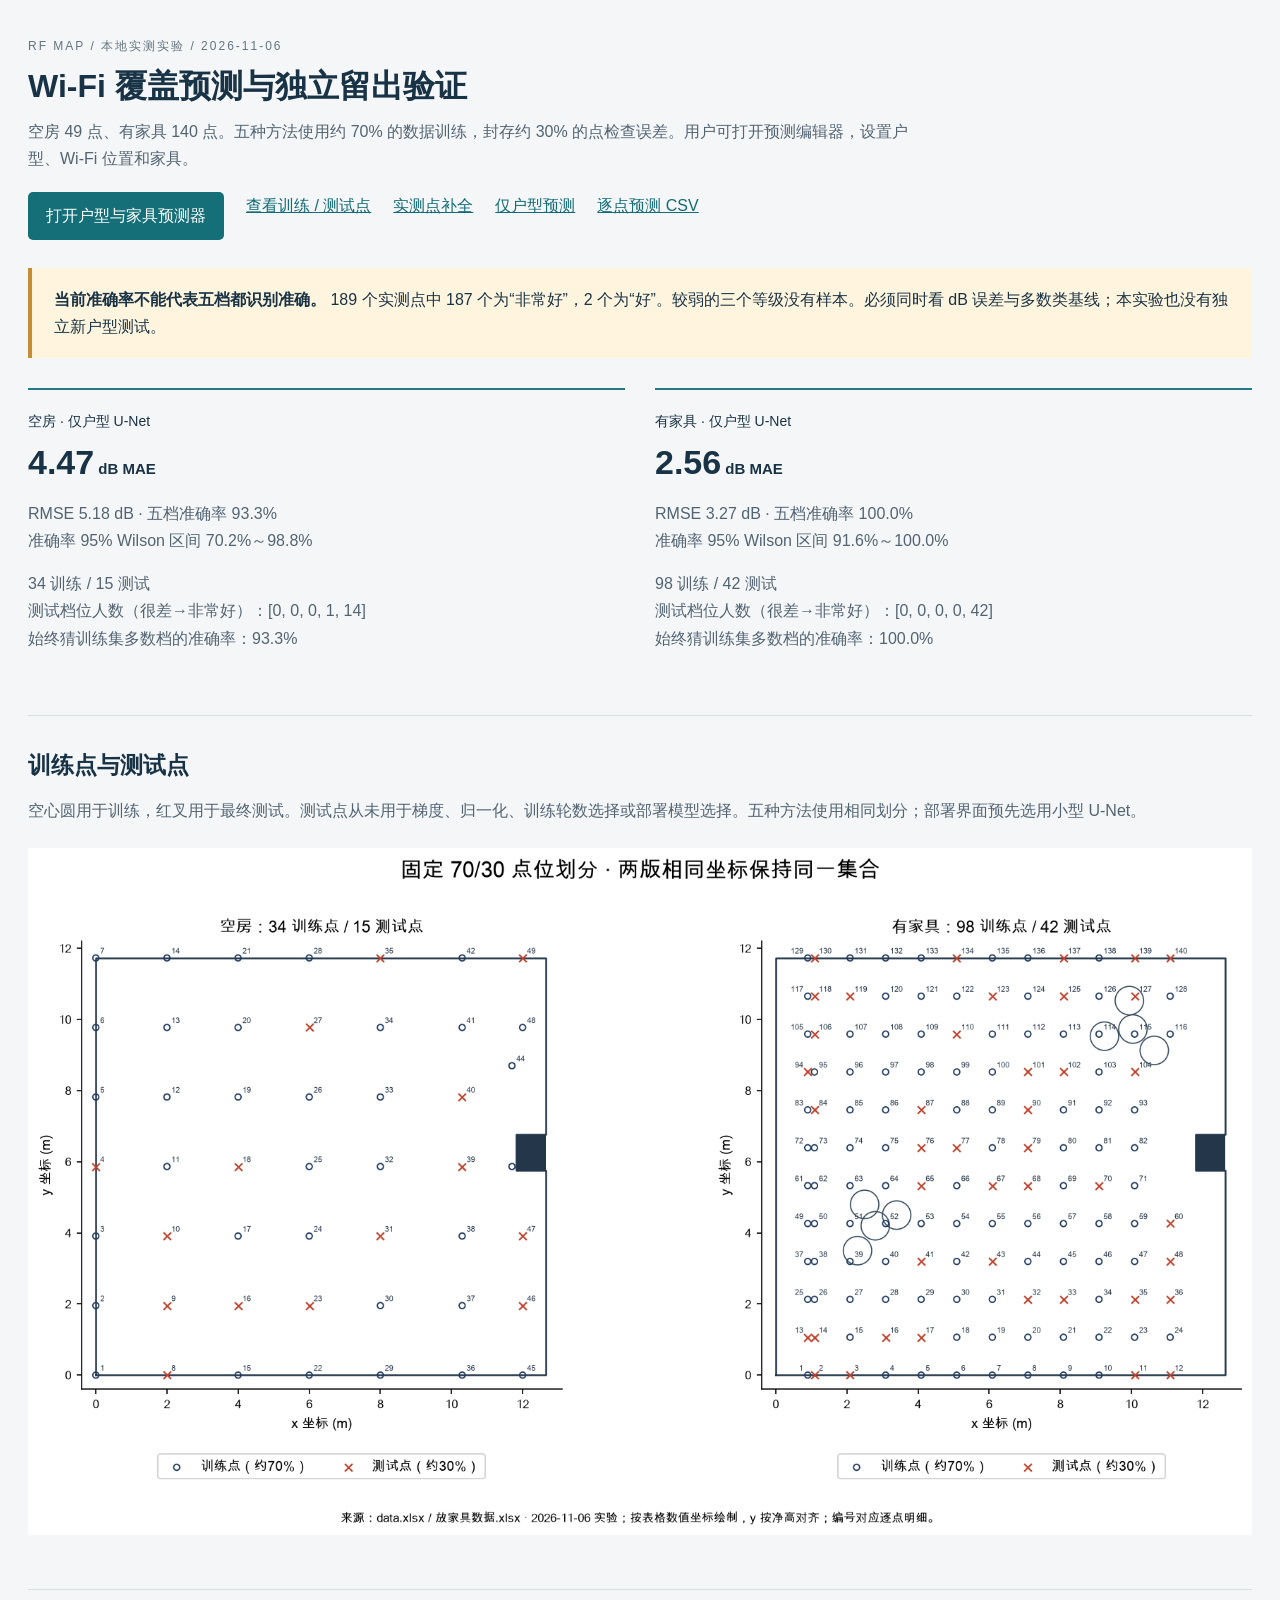
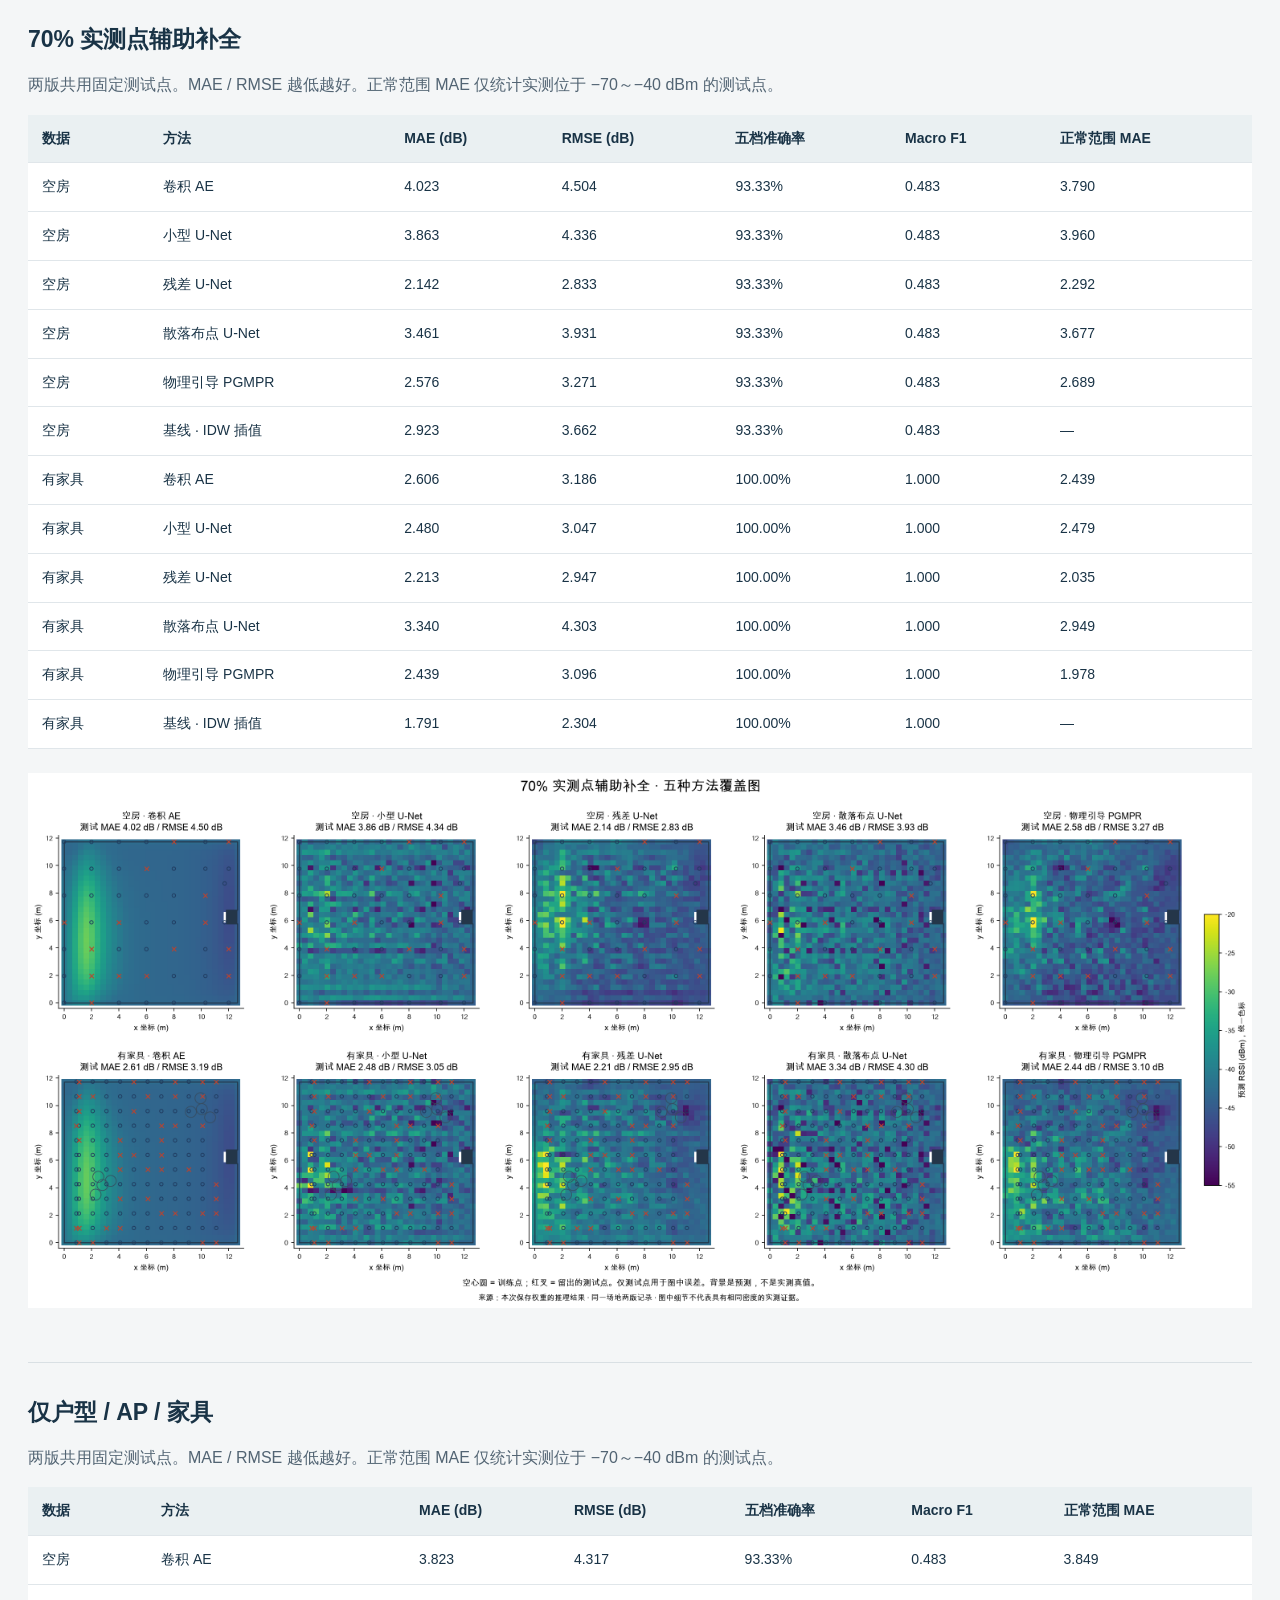
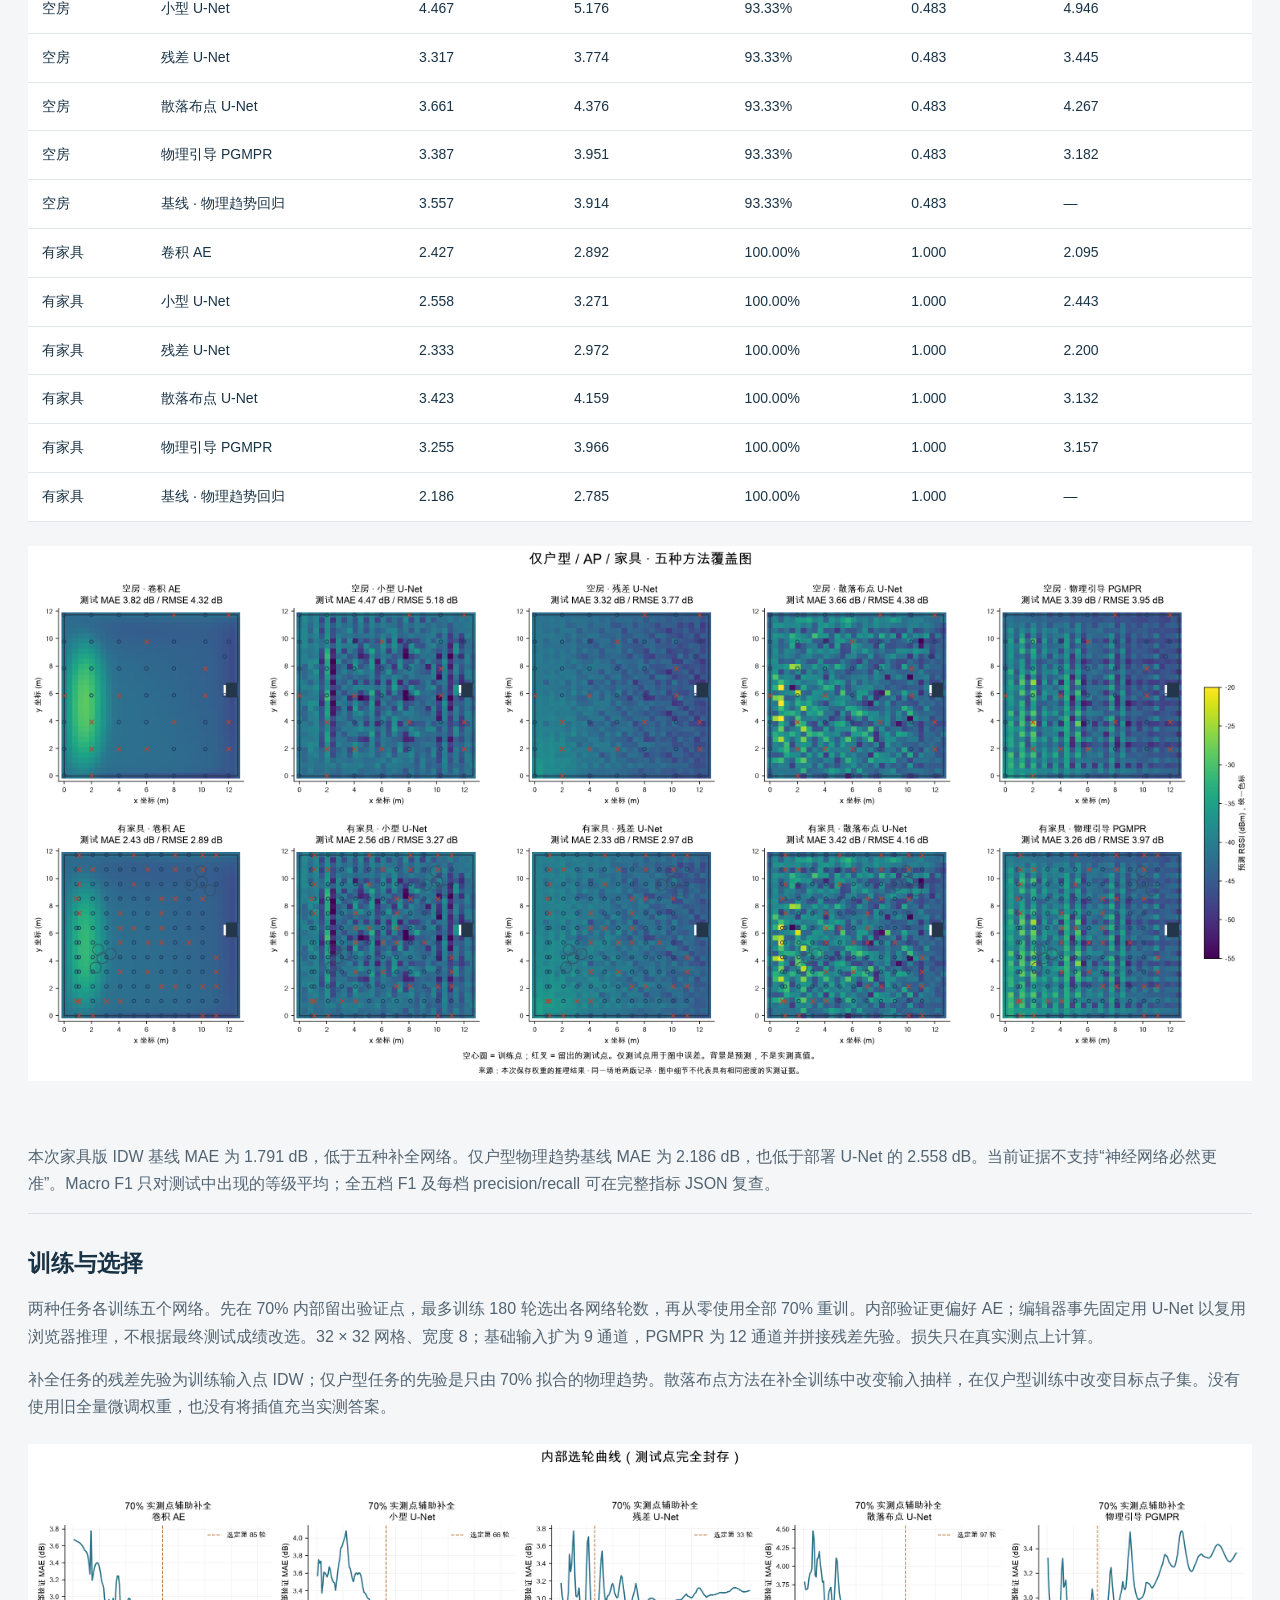
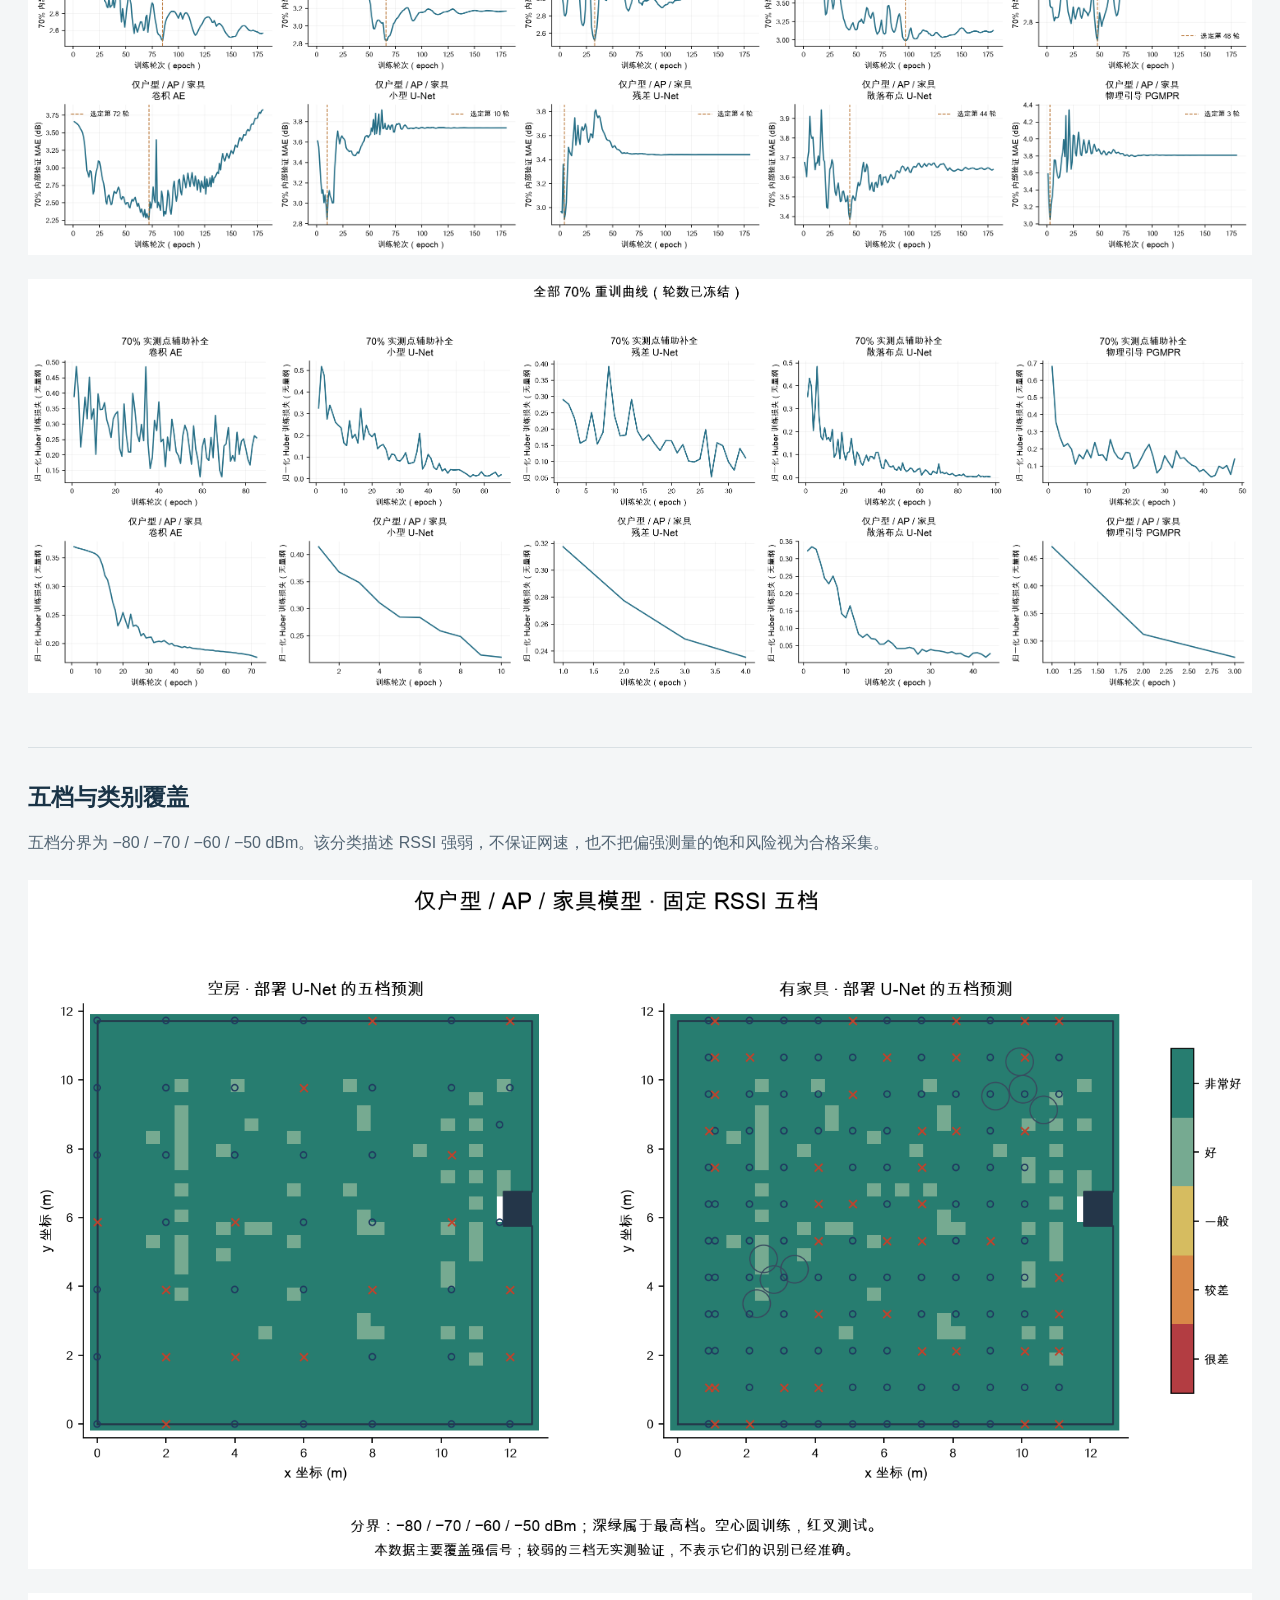
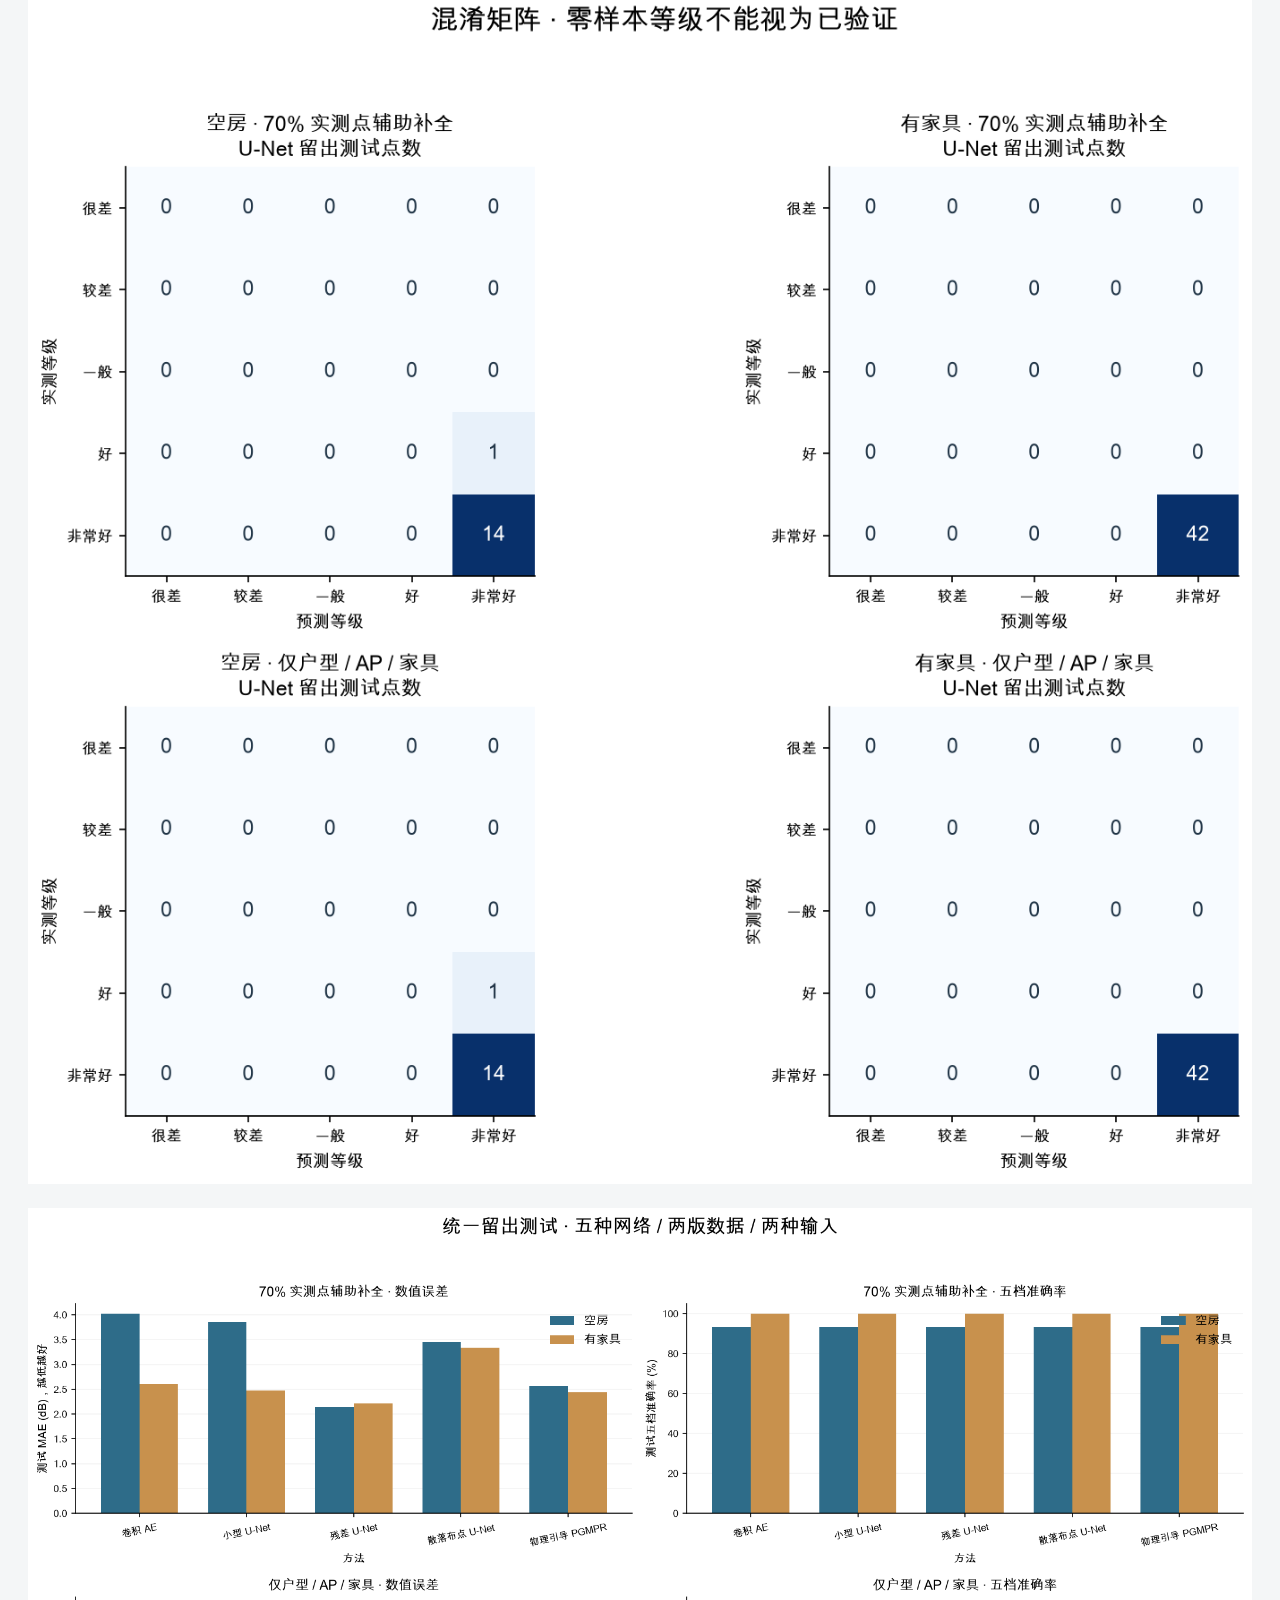
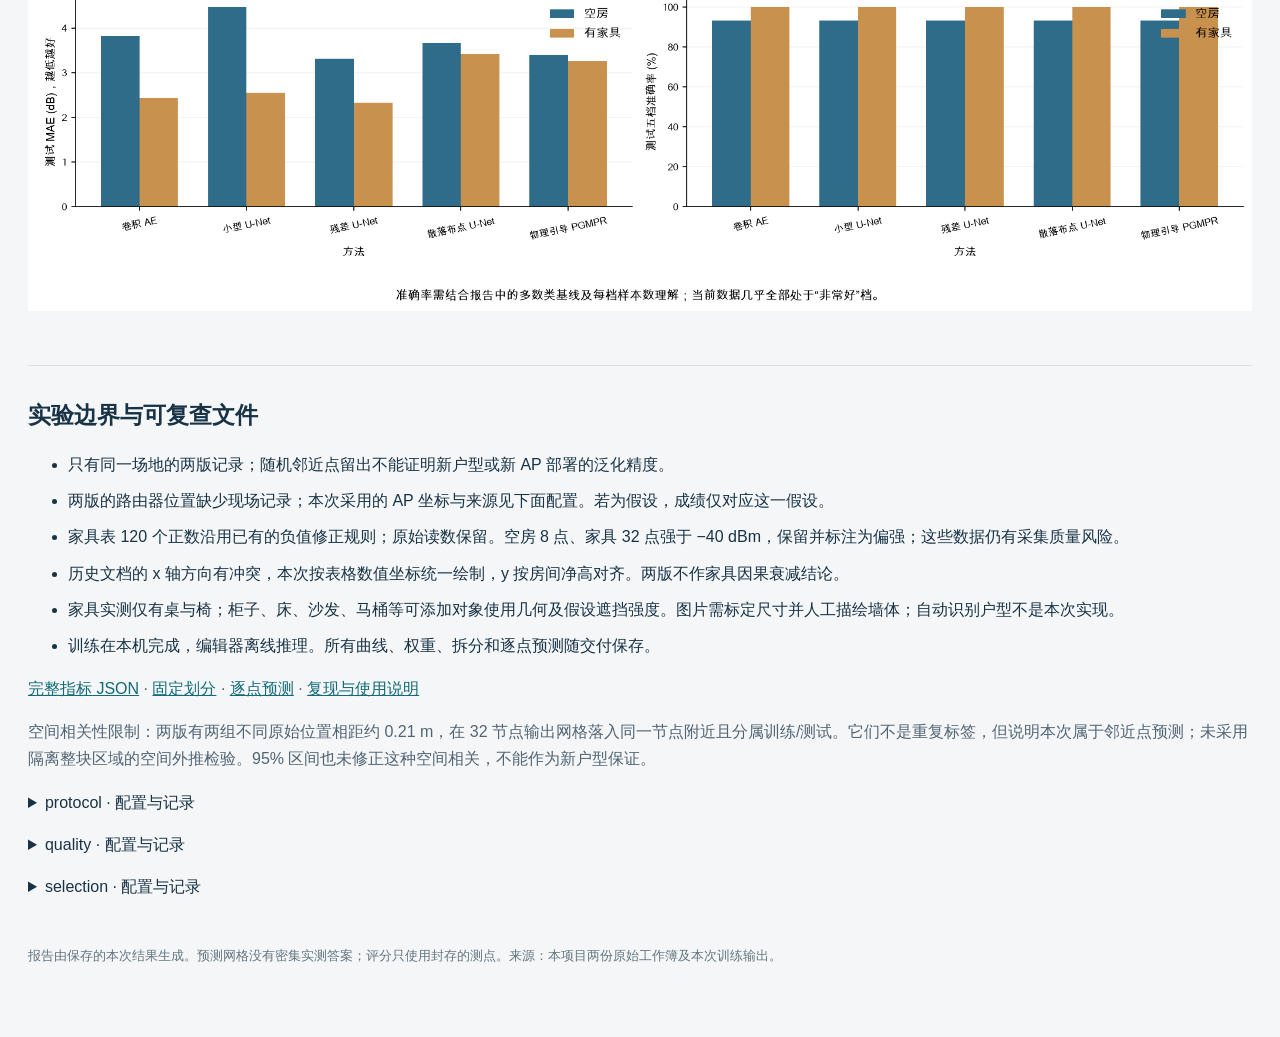
<file: outputs/rfmap-70-30/report.html>
<!doctype html><html lang="zh-CN"><meta charset="utf-8"><meta name="viewport" content="width=device-width,initial-scale=1"><title>Wi-Fi 覆盖实验 · 70/30 验证</title><style>
    :root{color-scheme:light;font-family:-apple-system,BlinkMacSystemFont,"PingFang SC",sans-serif;color:#193346;background:#f4f6f7}body{max-width:1240px;margin:auto;padding:36px 28px 70px;line-height:1.7}h1{font-size:32px;line-height:1.3;margin:10px 0}h2{font-size:23px;margin:0 0 12px}p{margin:8px 0 16px;color:#526473}a{color:#126b76}nav{display:flex;gap:22px;flex-wrap:wrap;margin:20px 0 28px}.eyebrow{font-size:12px;letter-spacing:2px;color:#637581}.lead{max-width:900px}.notice{background:#fff5de;border-left:4px solid #c68c34;padding:18px 22px;margin:24px 0}.summary{display:grid;grid-template-columns:1fr 1fr;gap:30px;margin:30px 0}.summary article{border-top:2px solid #267984;padding:17px 0}.summary span{font-size:14px}.summary strong{display:block;font-size:34px;font-weight:600}.summary small{font-size:15px}section{padding:30px 0;border-top:1px solid #d9e0e4}img{display:block;width:100%;height:auto;background:#fff;margin:24px 0}.scroll{overflow:auto}table{border-collapse:collapse;width:100%;white-space:nowrap;background:#fff}th,td{text-align:left;padding:12px 14px;border-bottom:1px solid #e0e6ea;font-size:14px}th{background:#eaf0f2;font-weight:600}li{margin:9px 0}details{margin:15px 0}pre{white-space:pre-wrap;font-size:12px;max-height:450px;overflow:auto;background:#fff;padding:18px}footer{font-size:13px;color:#637581}.button{display:inline-block;background:#156f78;color:#fff;text-decoration:none;padding:10px 18px;border-radius:5px}@media(max-width:700px){body{padding:20px 16px}.summary{grid-template-columns:1fr}h1{font-size:27px}}
    </style><div class="eyebrow">RF MAP / 本地实测实验 / 2026-11-06</div><h1>Wi-Fi 覆盖预测与独立留出验证</h1><p class="lead">空房 49 点、有家具 140 点。五种方法使用约 70% 的数据训练，封存约 30% 的点检查误差。用户可打开预测编辑器，设置户型、Wi-Fi 位置和家具。</p><nav><a class="button" href="studio/index.html">打开户型与家具预测器</a><a href="#splits">查看训练 / 测试点</a><a href="#completion">实测点补全</a><a href="#layout">仅户型预测</a><a href="predictions.csv" download>逐点预测 CSV</a></nav><div class="notice"><b>当前准确率不能代表五档都识别准确。</b> 189 个实测点中 187 个为“非常好”，2 个为“好”。较弱的三个等级没有样本。必须同时看 dB 误差与多数类基线；本实验也没有独立新户型测试。</div><div class="summary"><article><span>空房 · 仅户型 U-Net</span><strong>4.47<small> dB MAE</small></strong><p>RMSE 5.18 dB · 五档准确率 93.3%<br>准确率 95% Wilson 区间 70.2%～98.8%</p><p>34 训练 / 15 测试<br>测试档位人数（很差→非常好）：[0, 0, 0, 1, 14]<br>始终猜训练集多数档的准确率：93.3%</p></article><article><span>有家具 · 仅户型 U-Net</span><strong>2.56<small> dB MAE</small></strong><p>RMSE 3.27 dB · 五档准确率 100.0%<br>准确率 95% Wilson 区间 91.6%～100.0%</p><p>98 训练 / 42 测试<br>测试档位人数（很差→非常好）：[0, 0, 0, 0, 42]<br>始终猜训练集多数档的准确率：100.0%</p></article></div><section id="splits"><h2>训练点与测试点</h2><p>空心圆用于训练，红叉用于最终测试。测试点从未用于梯度、归一化、训练轮数选择或部署模型选择。五种方法使用相同划分；部署界面预先选用小型 U-Net。</p><img src="figures/split_points.png" alt="两版数据训练与测试点位图"></section><section id="completion"><h2>70% 实测点辅助补全</h2><p>两版共用固定测试点。MAE / RMSE 越低越好。正常范围 MAE 仅统计实测位于 −70～−40 dBm 的测试点。</p><div class="scroll"><table><thead><tr><th>数据</th><th>方法</th><th>MAE (dB)</th><th>RMSE (dB)</th><th>五档准确率</th><th>Macro F1</th><th>正常范围 MAE</th></tr></thead><tbody><tr><td>空房</td><td>卷积 AE</td><td>4.023</td><td>4.504</td><td>93.33%</td><td>0.483</td><td>3.790</td></tr><tr><td>空房</td><td>小型 U-Net</td><td>3.863</td><td>4.336</td><td>93.33%</td><td>0.483</td><td>3.960</td></tr><tr><td>空房</td><td>残差 U-Net</td><td>2.142</td><td>2.833</td><td>93.33%</td><td>0.483</td><td>2.292</td></tr><tr><td>空房</td><td>散落布点 U-Net</td><td>3.461</td><td>3.931</td><td>93.33%</td><td>0.483</td><td>3.677</td></tr><tr><td>空房</td><td>物理引导 PGMPR</td><td>2.576</td><td>3.271</td><td>93.33%</td><td>0.483</td><td>2.689</td></tr><tr><td>空房</td><td>基线 · IDW 插值</td><td>2.923</td><td>3.662</td><td>93.33%</td><td>0.483</td><td>—</td></tr><tr><td>有家具</td><td>卷积 AE</td><td>2.606</td><td>3.186</td><td>100.00%</td><td>1.000</td><td>2.439</td></tr><tr><td>有家具</td><td>小型 U-Net</td><td>2.480</td><td>3.047</td><td>100.00%</td><td>1.000</td><td>2.479</td></tr><tr><td>有家具</td><td>残差 U-Net</td><td>2.213</td><td>2.947</td><td>100.00%</td><td>1.000</td><td>2.035</td></tr><tr><td>有家具</td><td>散落布点 U-Net</td><td>3.340</td><td>4.303</td><td>100.00%</td><td>1.000</td><td>2.949</td></tr><tr><td>有家具</td><td>物理引导 PGMPR</td><td>2.439</td><td>3.096</td><td>100.00%</td><td>1.000</td><td>1.978</td></tr><tr><td>有家具</td><td>基线 · IDW 插值</td><td>1.791</td><td>2.304</td><td>100.00%</td><td>1.000</td><td>—</td></tr></tbody></table></div><a href="figures/heatmaps_completion.png"><img src="figures/heatmaps_completion.png" alt="70% 实测点辅助补全 五方法预测热力图" /></a></section><section id="layout"><h2>仅户型 / AP / 家具</h2><p>两版共用固定测试点。MAE / RMSE 越低越好。正常范围 MAE 仅统计实测位于 −70～−40 dBm 的测试点。</p><div class="scroll"><table><thead><tr><th>数据</th><th>方法</th><th>MAE (dB)</th><th>RMSE (dB)</th><th>五档准确率</th><th>Macro F1</th><th>正常范围 MAE</th></tr></thead><tbody><tr><td>空房</td><td>卷积 AE</td><td>3.823</td><td>4.317</td><td>93.33%</td><td>0.483</td><td>3.849</td></tr><tr><td>空房</td><td>小型 U-Net</td><td>4.467</td><td>5.176</td><td>93.33%</td><td>0.483</td><td>4.946</td></tr><tr><td>空房</td><td>残差 U-Net</td><td>3.317</td><td>3.774</td><td>93.33%</td><td>0.483</td><td>3.445</td></tr><tr><td>空房</td><td>散落布点 U-Net</td><td>3.661</td><td>4.376</td><td>93.33%</td><td>0.483</td><td>4.267</td></tr><tr><td>空房</td><td>物理引导 PGMPR</td><td>3.387</td><td>3.951</td><td>93.33%</td><td>0.483</td><td>3.182</td></tr><tr><td>空房</td><td>基线 · 物理趋势回归</td><td>3.557</td><td>3.914</td><td>93.33%</td><td>0.483</td><td>—</td></tr><tr><td>有家具</td><td>卷积 AE</td><td>2.427</td><td>2.892</td><td>100.00%</td><td>1.000</td><td>2.095</td></tr><tr><td>有家具</td><td>小型 U-Net</td><td>2.558</td><td>3.271</td><td>100.00%</td><td>1.000</td><td>2.443</td></tr><tr><td>有家具</td><td>残差 U-Net</td><td>2.333</td><td>2.972</td><td>100.00%</td><td>1.000</td><td>2.200</td></tr><tr><td>有家具</td><td>散落布点 U-Net</td><td>3.423</td><td>4.159</td><td>100.00%</td><td>1.000</td><td>3.132</td></tr><tr><td>有家具</td><td>物理引导 PGMPR</td><td>3.255</td><td>3.966</td><td>100.00%</td><td>1.000</td><td>3.157</td></tr><tr><td>有家具</td><td>基线 · 物理趋势回归</td><td>2.186</td><td>2.785</td><td>100.00%</td><td>1.000</td><td>—</td></tr></tbody></table></div><a href="figures/heatmaps_layout.png"><img src="figures/heatmaps_layout.png" alt="仅户型 / AP / 家具 五方法预测热力图" /></a></section><p>本次家具版 IDW 基线 MAE 为 1.791 dB，低于五种补全网络。仅户型物理趋势基线 MAE 为 2.186 dB，也低于部署 U-Net 的 2.558 dB。当前证据不支持“神经网络必然更准”。Macro F1 只对测试中出现的等级平均；全五档 F1 及每档 precision/recall 可在完整指标 JSON 复查。</p><section><h2>训练与选择</h2><p>两种任务各训练五个网络。先在 70% 内部留出验证点，最多训练 180 轮选出各网络轮数，再从零使用全部 70% 重训。内部验证更偏好 AE；编辑器事先固定用 U-Net 以复用浏览器推理，不根据最终测试成绩改选。32 × 32 网格、宽度 8；基础输入扩为 9 通道，PGMPR 为 12 通道并拼接残差先验。损失只在真实测点上计算。</p><p>补全任务的残差先验为训练输入点 IDW；仅户型任务的先验是只由 70% 拟合的物理趋势。散落布点方法在补全训练中改变输入抽样，在仅户型训练中改变目标点子集。没有使用旧全量微调权重，也没有将插值充当实测答案。</p><img src="figures/curves_selection.png" alt="五方法内部验证曲线"><img src="figures/curves_refit70.png" alt="五方法70%重训损失曲线"></section><section><h2>五档与类别覆盖</h2><p>五档分界为 −80 / −70 / −60 / −50 dBm。该分类描述 RSSI 强弱，不保证网速，也不把偏强测量的饱和风险视为合格采集。</p><img src="figures/five_levels.png" alt="部署模型五档图"><img src="figures/confusion_unet.png" alt="U-Net 两任务混淆矩阵"><img src="figures/metric_comparison.png" alt="五方法准确率和MAE比较"></section><section><h2>实验边界与可复查文件</h2><ul><li>只有同一场地的两版记录；随机邻近点留出不能证明新户型或新 AP 部署的泛化精度。</li><li>两版的路由器位置缺少现场记录；本次采用的 AP 坐标与来源见下面配置。若为假设，成绩仅对应这一假设。</li><li>家具表 120 个正数沿用已有的负值修正规则；原始读数保留。空房 8 点、家具 32 点强于 −40 dBm，保留并标注为偏强；这些数据仍有采集质量风险。</li><li>历史文档的 x 轴方向有冲突，本次按表格数值坐标统一绘制，y 按房间净高对齐。两版不作家具因果衰减结论。</li><li>家具实测仅有桌与椅；柜子、床、沙发、马桶等可添加对象使用几何及假设遮挡强度。图片需标定尺寸并人工描绘墙体；自动识别户型不是本次实现。</li><li>训练在本机完成，编辑器离线推理。所有曲线、权重、拆分和逐点预测随交付保存。</li></ul><p><a href="metrics.json">完整指标 JSON</a> · <a href="split.json">固定划分</a> · <a href="predictions.csv">逐点预测</a> · <a href="README.md">复现与使用说明</a></p><p>空间相关性限制：两版有两组不同原始位置相距约 0.21 m，在 32 节点输出网格落入同一节点附近且分属训练/测试。它们不是重复标签，但说明本次属于邻近点预测；未采用隔离整块区域的空间外推检验。95% 区间也未修正这种空间相关，不能作为新户型保证。</p><details><summary>protocol · 配置与记录</summary><pre>{
  &quot;seed&quot;: 20261106,
  &quot;requested_train_ratio&quot;: 0.7,
  &quot;requested_test_ratio&quot;: 0.3,
  &quot;split_unit&quot;: &quot;0.2m coordinate cell grouped across versions&quot;,
  &quot;inner_ratio&quot;: 0.8,
  &quot;epochs_max&quot;: 180,
  &quot;width&quot;: 8,
  &quot;grid_n&quot;: 32,
  &quot;torch&quot;: &quot;2.14.1&quot;,
  &quot;python&quot;: &quot;3.14.7&quot;,
  &quot;trained_from_scratch&quot;: true,
  &quot;old_weights_loaded&quot;: false,
  &quot;outer_test_used_for_selection&quot;: false,
  &quot;source_note&quot;: &quot;User explicitly supplied empty/furnished versions for this experiment; collection metadata remain incomplete.&quot;,
  &quot;coordinate_note&quot;: &quot;Numerical x coordinates retained, y scaled 11.731/12; historical x-direction descriptions conflict. Alignment assumed, no causal furniture comparison.&quot;,
  &quot;ap&quot;: {
    &quot;x&quot;: 0,
    &quot;y&quot;: 0,
    &quot;source&quot;: &quot;assumed (0,0); actual AP coordinates not supplied&quot;
  },
  &quot;limitation&quot;: &quot;Within-room point holdout only. Not cross-room, AP-relocation, furniture-material or five-grade full-range validation.&quot;
}</pre></details><details><summary>quality · 配置与记录</summary><pre>{
  &quot;furniture&quot;: {
    &quot;n_points&quot;: 140,
    &quot;nominal_cells&quot;: 144,
    &quot;missing_cells&quot;: [
      [
        11.09,
        5.45
      ],
      [
        11.09,
        6.54
      ],
      [
        11.09,
        7.63
      ],
      [
        11.09,
        8.72
      ]
    ],
    &quot;n_missing&quot;: 4,
    &quot;x_values_data&quot;: [
      0.9,
      1.09,
      2.09,
      3.09,
      4.09,
      5.09,
      6.09,
      7.09,
      8.09,
      9.09,
      10.09,
      11.09
    ],
    &quot;y_values_data&quot;: [
      0.0,
      1.09,
      2.18,
      3.27,
      4.36,
      5.45,
      6.54,
      7.63,
      8.72,
      9.81,
      10.9,
      12.0
    ],
    &quot;rssi_min&quot;: -52.0,
    &quot;rssi_max&quot;: -19.0,
    &quot;rssi_mean&quot;: -41.107,
    &quot;rssi_median&quot;: -42.0,
    &quot;raw_positive_count&quot;: 120,
    &quot;raw_negative_count&quot;: 20,
    &quot;br04_too_strong&quot;: [
      2,
      9,
      11,
      15,
      19,
      21,
      22,
      25,
      26,
      27,
      33,
      37,
      38,
      39,
      40,
      41,
      44,
      49,
      50,
      51,
      52,
      61,
      62,
      63,
      64,
      66,
      72,
      73,
      77,
      84,
      111,
      127
    ],
    &quot;br04_too_weak&quot;: [],
    &quot;n_br04_normal&quot;: 108,
    &quot;outside_room_idx&quot;: [],
    &quot;min_neighbor_spacing_m&quot;: 0.19,
    &quot;near_furniture_1m_idx&quot;: [
      39,
      40,
      51,
      52,
      53,
      63,
      64,
      104,
      114,
      115,
      116,
      126,
      127
    ],
    &quot;furniture_count&quot;: 8,
    &quot;table_count&quot;: 2,
    &quot;chair_count&quot;: 6,
    &quot;source_file&quot;: &quot;放家具数据.xlsx&quot;,
    &quot;source_sha256&quot;: &quot;a87480cd2d10cc0d1f74314a8a415b3e7feb21dab0c9bcebc6c76dbb4a3787c0&quot;,
    &quot;sheet&quot;: &quot;Sheet1&quot;,
    &quot;coordinate_convention&quot;: &quot;原点=室内西南角；x 向东；y 向北&quot;,
    &quot;x_scale&quot;: 1.0,
    &quot;y_scale&quot;: 0.9775833333333334,
    &quot;rssi_rule&quot;: &quot;rssi_dbm = -abs(原始数值)&quot;,
    &quot;orientation_assumption&quot;: &quot;按家具图约定将表格 x 增大方向解释为向东；若现场方向相反，需镜像后重跑&quot;
  }
}</pre></details><details><summary>selection · 配置与记录</summary><pre>{
  &quot;completion&quot;: {
    &quot;ae&quot;: {
      &quot;selected_epoch&quot;: 85,
      &quot;inner_val_mae&quot;: 2.4821109771728516
    },
    &quot;unet&quot;: {
      &quot;selected_epoch&quot;: 66,
      &quot;inner_val_mae&quot;: 2.8359596729278564
    },
    &quot;resunet&quot;: {
      &quot;selected_epoch&quot;: 33,
      &quot;inner_val_mae&quot;: 2.5196533203125
    },
    &quot;unet_scatter&quot;: {
      &quot;selected_epoch&quot;: 97,
      &quot;inner_val_mae&quot;: 2.9953737258911133
    },
    &quot;pgmpr&quot;: {
      &quot;selected_epoch&quot;: 48,
      &quot;inner_val_mae&quot;: 2.652174472808838
    },
    &quot;selected_by_inner_validation&quot;: &quot;ae&quot;
  },
  &quot;layout&quot;: {
    &quot;ae&quot;: {
      &quot;selected_epoch&quot;: 72,
      &quot;inner_val_mae&quot;: 2.262357711791992
    },
    &quot;unet&quot;: {
      &quot;selected_epoch&quot;: 10,
      &quot;inner_val_mae&quot;: 2.8415822982788086
    },
    &quot;resunet&quot;: {
      &quot;selected_epoch&quot;: 4,
      &quot;inner_val_mae&quot;: 2.901042938232422
    },
    &quot;unet_scatter&quot;: {
      &quot;selected_epoch&quot;: 44,
      &quot;inner_val_mae&quot;: 3.3843657970428467
    },
    &quot;pgmpr&quot;: {
      &quot;selected_epoch&quot;: 3,
      &quot;inner_val_mae&quot;: 3.0511972904205322
    },
    &quot;selected_by_inner_validation&quot;: &quot;ae&quot;
  }
}</pre></details></section><footer>报告由保存的本次结果生成。预测网格没有密集实测答案；评分只使用封存的测点。来源：本项目两份原始工作簿及本次训练输出。</footer></html>
</file>
<file: outputs/rfmap-studio/style.css>
/* ============================================================
   RF Map Studio 样式表
   仅使用原生 CSS，无任何外部依赖。
   ============================================================ */

:root {
  --bg: #e9edf3;
  --panel: #ffffff;
  --ink: #1c2733;
  --ink-soft: #5a6775;
  --line: #d3dae3;
  --accent: #1a6fd4;
  --accent-soft: #e6f0fd;
  --warn: #c0392b;
  --radius: 8px;
}

* { box-sizing: border-box; }

html, body {
  margin: 0;
  height: 100%;
  background: var(--bg);
  color: var(--ink);
  font-family: "PingFang SC", "Microsoft YaHei", "Hiragino Sans GB", "Source Han Sans SC", sans-serif;
  font-size: 13px;
}

body {
  display: flex;
  flex-direction: column;
  height: 100vh;
  overflow: hidden;
}

/* ---------------- 顶部信息栏 ---------------- */

.topbar {
  flex: 0 0 auto;
  display: flex;
  align-items: center;
  justify-content: space-between;
  gap: 16px;
  padding: 10px 18px;
  background: #16212c;
  color: #eef3f8;
  border-bottom: 1px solid #0d151d;
}

.brand {
  font-size: 16px;
  font-weight: 600;
  letter-spacing: .3px;
}

.brand .sub {
  display: block;
  margin-top: 2px;
  font-size: 11px;
  font-weight: 400;
  color: #93a4b4;
}

.stats {
  display: flex;
  gap: 26px;
  flex-wrap: wrap;
}

.stat { display: flex; flex-direction: column; }

.stat .k {
  font-size: 11px;
  color: #8fa2b3;
}

.stat .v {
  font-size: 15px;
  font-weight: 600;
  font-variant-numeric: tabular-nums;
}

/* ---------------- 主布局 ---------------- */

.layout {
  flex: 1 1 auto;
  display: flex;
  min-height: 0;
}

.canvas-wrap {
  position: relative;
  flex: 1 1 auto;
  min-width: 0;
  padding: 12px;
}

#scene {
  display: block;
  width: 100%;
  height: 100%;
  background: #ffffff;
  border: 1px solid var(--line);
  border-radius: var(--radius);
  cursor: crosshair;
  touch-action: none;
}

/* ---------------- 悬停提示 ---------------- */

.tooltip {
  position: absolute;
  pointer-events: none;
  z-index: 30;
  padding: 6px 9px;
  background: rgba(22, 33, 44, .92);
  color: #fff;
  border-radius: 6px;
  font-size: 12px;
  line-height: 1.5;
  white-space: pre-line;
  font-variant-numeric: tabular-nums;
}

/* ---------------- 右侧控制面板 ---------------- */

.panel {
  flex: 0 0 356px;
  width: 356px;
  overflow-y: auto;
  padding: 14px 14px 40px;
  background: var(--panel);
  border-left: 1px solid var(--line);
}

.block {
  margin-bottom: 16px;
  padding-bottom: 14px;
  border-bottom: 1px solid var(--line);
}

.block:last-child { border-bottom: none; }

.block h2 {
  margin: 0 0 10px;
  font-size: 13px;
  font-weight: 600;
  color: var(--ink);
  padding-left: 8px;
  border-left: 3px solid var(--accent);
}

.row {
  display: flex;
  align-items: center;
  gap: 8px;
  margin-bottom: 8px;
  flex-wrap: wrap;
}

.row label {
  min-width: 62px;
  color: var(--ink-soft);
}

.unit { color: var(--ink-soft); }

input[type="number"] {
  flex: 1 1 70px;
  min-width: 60px;
  padding: 5px 7px;
  border: 1px solid var(--line);
  border-radius: 5px;
  font-size: 13px;
  font-variant-numeric: tabular-nums;
  color: var(--ink);
  background: #fff;
}

input[type="number"]:focus,
input[type="range"]:focus,
select:focus { outline: 2px solid var(--accent-soft); }

select {
  flex: 1 1 110px;
  min-width: 100px;
  padding: 6px 8px;
  border: 1px solid var(--line);
  border-radius: 5px;
  color: var(--ink);
  background: #fff;
  font: inherit;
}

.btn:disabled { opacity: .55; cursor: wait; }

input[type="range"] {
  width: 100%;
  margin: 0 0 10px;
  accent-color: var(--accent);
}

.btn {
  padding: 6px 11px;
  border-radius: 5px;
  border: 1px solid var(--line);
  background: #f5f8fc;
  color: var(--ink);
  font-size: 12.5px;
  cursor: pointer;
  font-family: inherit;
}

.btn:hover { background: #e9eff7; }
.btn:active { transform: translateY(1px); }

.btn.primary {
  background: var(--accent);
  border-color: #14589f;
  color: #fff;
}

.btn.primary:hover { background: #1660bb; }

.btn.ghost { background: #fff; }

.btn.danger {
  background: #fff;
  border-color: #e6c3be;
  color: var(--warn);
  padding: 3px 8px;
  font-size: 12px;
}

.btn.danger:hover { background: #fdf1ef; }

.hint {
  margin: 6px 0 0;
  font-size: 11.5px;
  line-height: 1.6;
  color: var(--ink-soft);
}

.hint.strong { color: var(--ink); font-weight: 600; }

code {
  padding: 1px 4px;
  background: #f0f3f7;
  border-radius: 3px;
  font-size: 11.5px;
}

/* ---------------- 列表 ---------------- */

.list {
  list-style: none;
  margin: 8px 0 0;
  padding: 0;
  max-height: 190px;
  overflow-y: auto;
  border: 1px solid var(--line);
  border-radius: 6px;
}

.list:empty { display: none; }

.list li {
  display: flex;
  align-items: center;
  gap: 8px;
  padding: 5px 8px;
  border-bottom: 1px solid #eef1f5;
  font-variant-numeric: tabular-nums;
  cursor: pointer;
}

.list li:last-child { border-bottom: none; }
.list li:hover { background: #f6f9fc; }
.list li.active { background: var(--accent-soft); }

.list li .name {
  flex: 0 0 auto;
  font-weight: 600;
  min-width: 46px;
}

.list li .meta {
  flex: 1 1 auto;
  color: var(--ink-soft);
  font-size: 12px;
}

.swatch {
  flex: 0 0 auto;
  width: 10px;
  height: 10px;
  border-radius: 2px;
}

.editor {
  margin-top: 10px;
  padding: 9px;
  background: #f7f9fc;
  border: 1px solid var(--line);
  border-radius: 6px;
}

.editor .row { margin-bottom: 6px; }
.editor .row:last-child { margin-bottom: 0; }

/* ---------------- 弹窗 ---------------- */

.modal {
  position: fixed;
  inset: 0;
  z-index: 100;
  display: flex;
  align-items: center;
  justify-content: center;
  background: rgba(16, 24, 33, .45);
}

.modal-box {
  width: 300px;
  padding: 16px 18px;
  background: #fff;
  border-radius: 10px;
  box-shadow: 0 12px 32px rgba(0, 0, 0, .22);
}

.modal-box h3 {
  margin: 0 0 6px;
  font-size: 14px;
}

.modal-actions {
  display: flex;
  justify-content: flex-end;
  gap: 8px;
  margin-top: 14px;
}

.err {
  margin: 6px 0 0;
  color: var(--warn);
  font-size: 12px;
}

.hidden { display: none !important; }
</file>
<file: outputs/rfmap-70-30/studio/style.css>
:root{--ink:#183b3b;--muted:#647774;--line:#dce5df;--accent:#167461;--light:#edf5ef;--paper:#fffefa;--bg:#f4f6f0;--test:#d04c78;--weak:#e3b3a6}*{box-sizing:border-box}body{margin:0;background:var(--bg);color:var(--ink);font:14px/1.6 -apple-system,BlinkMacSystemFont,"PingFang SC","Microsoft YaHei",sans-serif}header{height:90px;padding:0 5vw;display:flex;align-items:center;justify-content:space-between;background:var(--paper);border-bottom:1px solid var(--line)}.brand{display:flex;align-items:center;gap:12px;text-decoration:none;color:var(--ink);font-size:19px;font-weight:700;letter-spacing:.2px}.brand small{display:block;font-size:11px;font-weight:400;color:var(--muted);letter-spacing:1px}.brandmark{width:44px;height:44px;display:grid;place-items:center;background:var(--accent);color:white;font:700 18px ui-monospace,monospace;border-radius:10px}.local{font-size:12px;padding:5px 11px;border:1px solid var(--line);border-radius:20px;color:var(--accent)}nav{display:flex;gap:28px;align-items:center;padding:0 5vw;background:var(--paper);border-bottom:1px solid var(--line)}nav>span{margin-left:auto;color:var(--muted);font-size:12px}.tab{background:none;border:none;padding:17px 0;color:var(--muted);font:600 14px inherit;cursor:pointer;border-bottom:3px solid transparent}.tab.active{color:var(--accent);border-bottom-color:var(--accent)}.page{max-width:1600px;margin:auto;padding:32px 5vw 48px}.intro{display:flex;gap:20px;justify-content:space-between;align-items:center;margin-bottom:26px}.intro.compact{margin-bottom:20px}.eyebrow{font:11px ui-monospace,monospace;letter-spacing:2px;color:var(--accent);margin:0 0 9px}h1{font-size:28px;line-height:1.4;margin:0 0 8px;letter-spacing:-.5px}h2{font-size:17px;margin:0 0 12px}h3{font-size:13px;margin:24px 0 10px}.muted{color:var(--muted);margin:0;font-size:12px}.button{font:inherit;font-size:12px;border:1px solid #cbd8ce;padding:9px 13px;background:var(--paper);color:var(--ink);border-radius:6px;cursor:pointer;white-space:nowrap}.button:hover,.tool:hover{background:var(--light)}.button.primary{color:#fff;background:var(--accent);border-color:var(--accent)}.button.small{padding:6px 9px;font-size:11px}.button.danger{color:#b23e54}.button:disabled{opacity:.55;cursor:wait}.summary{display:grid;grid-template-columns:repeat(4,1fr);border:1px solid var(--line);background:var(--paper);border-radius:10px;margin-bottom:18px}.summary>div{padding:18px 22px;border-right:1px solid var(--line)}.summary>div:last-child{border:0}.summary small{display:block;color:var(--muted);font-size:11px}.summary strong{display:block;font-size:27px;line-height:1.5;font-weight:600;font-variant-numeric:tabular-nums}.summary em{font-size:11px;font-style:normal;color:var(--muted)}.notice{padding:12px 15px;border-left:3px solid #d1ad60;background:#fbf5e5;font-size:12px;line-height:1.7;margin:14px 0 20px}.notice.subtle{background:#edf3eb;border-color:#9ab39b;margin:0;border-radius:0 0 10px 10px}.results-controls{display:flex;gap:20px;padding:10px 0 22px;flex-wrap:wrap}.results-controls>div{display:flex;align-items:center;gap:9px}.results-controls label{font-size:12px;color:var(--muted)}select,input{font:inherit;font-size:12px;color:var(--ink);background:#fff;border:1px solid #cbd8ce;border-radius:5px;padding:8px;min-width:0}select:focus,input:focus{outline:2px solid #9fcabc;outline-offset:1px}.report-grid{display:grid;grid-template-columns:minmax(0,1.65fr) minmax(290px,1fr);gap:20px}.plot-card,.evaluation,.comparison{border:1px solid var(--line);border-radius:10px;padding:22px;background:var(--paper)}.section-title{display:flex;justify-content:space-between;align-items:flex-start;gap:14px}.section-title h2{margin-bottom:3px}#validationCanvas{width:100%;height:470px;display:block;margin-top:10px}.plot-legend{display:flex;gap:18px;align-items:center;justify-content:center;font-size:11px;color:var(--muted);flex-wrap:wrap}.plot-legend span{display:flex;align-items:center;gap:6px}.train-dot{width:8px;height:8px;border:1px solid white;background:var(--ink);border-radius:50%;display:inline-block}.test-dot{width:10px;height:10px;border:2px solid var(--test);background:white;display:inline-block;transform:rotate(45deg)}.caption{font-size:11px;line-height:1.75;color:var(--muted);margin:12px 0 0}.metric-hero{display:flex;align-items:baseline;gap:8px;padding:10px 0 14px}.metric-hero strong{font-size:42px;font-weight:500;letter-spacing:-1.5px;color:var(--accent);line-height:1.15}.metric-hero span{font-size:12px;color:var(--muted)}.metric-pair{display:grid;grid-template-columns:1fr 1fr;gap:12px;padding:13px 0;border-top:1px solid var(--line);border-bottom:1px solid var(--line)}.metric-pair strong{font-size:21px;font-weight:500;display:block}.metric-pair small{color:var(--muted);font-size:10px}.class-bar{display:flex;align-items:center;gap:8px;font-size:11px;margin:9px 0}.class-bar span{width:48px}.class-bar .track{height:7px;background:#edf0e8;flex:1}.class-bar .fill{height:100%;min-width:0}.class-bar b{font-size:10px;font-weight:400;width:31px;text-align:right}.comparison{margin-top:20px}table{border-collapse:collapse;width:100%;font-size:12px;margin-top:15px;text-align:left}th{font-weight:500;color:var(--muted);padding:10px 12px;border-bottom:1px solid var(--line);background:#f5f7f1}td{padding:11px 12px;border-bottom:1px solid #edf0e7;font-variant-numeric:tabular-nums}tr:last-child td{border:0}tr.selected td{background:#edf5ef}td.numeric{text-align:right}#methodTable{overflow-x:auto}.reading{padding:28px 3px 0;max-width:1050px}.reading p{font-size:12px;color:var(--muted);margin:7px 0}.design-layout{display:grid;grid-template-columns:minmax(0,1fr) 305px;gap:20px;align-items:start}.drawing{position:sticky;top:14px;border:1px solid var(--line);border-radius:10px;background:var(--paper);overflow:hidden}.drawing-toolbar{padding:12px;display:flex;align-items:center;justify-content:space-between;border-bottom:1px solid var(--line);gap:10px}.tool-group{display:flex;gap:4px;flex-wrap:wrap}.tool{border:0;border-radius:5px;background:none;padding:8px;font:inherit;font-size:11px;color:var(--muted);cursor:pointer}.tool.active{background:var(--light);color:var(--accent);font-weight:600}.drawing-toolbar select{max-width:110px}.canvas-container{position:relative;height:560px}#designCanvas{height:100%;width:100%;display:block;touch-action:none;cursor:crosshair}.signal-scale{display:flex;gap:3px;padding:0 20px 17px}.signal-scale>div{flex:1;font-size:10px;color:var(--muted);text-align:center}.signal-scale i{height:8px;display:block;margin-bottom:5px}.signal-scale strong{display:block;font-size:11px;font-weight:500;color:var(--ink)}.drawing-footer{display:flex;justify-content:space-between;padding:10px 16px;border-top:1px solid var(--line);gap:12px;font-size:10px;color:var(--muted)}.settings{border:1px solid var(--line);border-radius:10px;background:var(--paper);overflow:hidden}.settings section{padding:18px;border-bottom:1px solid var(--line)}.settings section:last-child{border:0}.settings h2{font-size:13px;display:flex;gap:9px;align-items:center}.settings h2 span{font:10px ui-monospace;color:var(--accent);padding:3px 5px;border:1px solid #bcd1c4;border-radius:4px}.two-fields{display:grid;grid-template-columns:1fr 1fr;gap:9px}.two-fields label{font-size:10px;color:var(--muted)}.two-fields input{display:block;width:100%;margin-top:4px}.button-row{display:flex;flex-wrap:wrap;gap:7px;margin-top:12px}.button-row select{flex:1}.inline-label{display:flex;align-items:center;gap:10px;font-size:10px;color:var(--muted);margin-top:13px}.inline-label input{flex:1;min-width:40px;accent-color:var(--accent)}.object-list{max-height:170px;overflow-y:auto;margin-top:12px}.object-row{width:100%;display:flex;align-items:center;gap:8px;padding:7px 6px;font:inherit;font-size:11px;border:0;border-bottom:1px solid var(--line);color:var(--ink);background:transparent;text-align:left;cursor:pointer}.object-row.selected{background:var(--light)}.object-row span{margin-left:auto;color:var(--muted);font-size:10px}.object-row i{display:block;width:8px;height:8px;background:#bbbf9b}.object-editor{padding:12px;background:var(--light);border-radius:6px;margin-top:12px}.object-editor>strong{display:block;margin-bottom:8px;font-size:12px}.tooltip{position:absolute;pointer-events:none;background:#173e38;color:white;padding:8px 11px;line-height:1.7;border-radius:5px;font-size:11px;white-space:pre-line;z-index:5;max-width:250px}footer{max-width:1600px;margin:0 auto;padding:20px 5vw 35px;font-size:10px;color:var(--muted);border-top:1px solid var(--line)}dialog{border:1px solid var(--line);border-radius:10px;color:var(--ink);padding:24px;max-width:340px}dialog::backdrop{background:#12362a55}dialog input{display:block;width:100%;margin-top:6px}dialog p{font-size:12px}.hidden{display:none!important}.confusion{font-size:9px;text-align:center}.confusion th,.confusion td{padding:4px}.confusion td.diagonal{background:#e2eee4}.tag{font-size:9px;padding:2px 5px;background:#e3eee6;color:var(--accent);border-radius:3px;margin-left:5px}@media(min-width:1500px){.canvas-container{height:630px}}@media(max-width:1100px){header,nav{padding-left:3vw;padding-right:3vw}.page{padding-left:3vw;padding-right:3vw}.report-grid{grid-template-columns:1.4fr 1fr}.design-layout{grid-template-columns:minmax(0,1fr) 280px}.canvas-container{height:490px}.drawing-toolbar{align-items:stretch}.tool-group{gap:0}.tool{padding:6px}.evaluation,.plot-card{padding:16px}#validationCanvas{height:430px}}@media(max-width:780px){header{height:76px}.brand{font-size:16px}.local{display:none}nav{gap:22px}nav>span{display:none}.page{padding-top:24px}.intro{display:block}h1{font-size:24px}.intro>.button{margin-top:14px}.summary{grid-template-columns:1fr 1fr}.summary>div{padding:14px}.summary>div:nth-child(2){border-right:0}.summary>div:nth-child(-n+2){border-bottom:1px solid var(--line)}.summary strong{font-size:24px}.report-grid{grid-template-columns:1fr}.results-controls{gap:12px}.results-controls>div{width:100%;justify-content:space-between}.results-controls select{max-width:72%;flex:1}.design-layout{grid-template-columns:1fr}.drawing{position:relative;top:0}.canvas-container{height:430px}.settings{display:grid;grid-template-columns:1fr 1fr}.settings section{border-right:1px solid var(--line)}.drawing-toolbar{flex-wrap:wrap}.plot-card,.evaluation,.comparison{padding:15px}.section-title{gap:10px}#validationCanvas{height:400px}}@media(max-width:480px){.settings{grid-template-columns:1fr}.canvas-container{height:350px}.signal-scale{padding:0 8px 14px}.signal-scale>div{font-size:8px}.signal-scale strong{font-size:10px}.drawing-footer{font-size:9px}.metric-hero strong{font-size:36px}#validationCanvas{height:340px}}

.validation-scale{padding:20px 0 0}.evaluation .notice{font-size:11px;margin-bottom:0}.evaluation h3{margin-top:18px}

.plot-card{position:relative}.plot-actions{margin:0;flex-wrap:nowrap}
</file>
